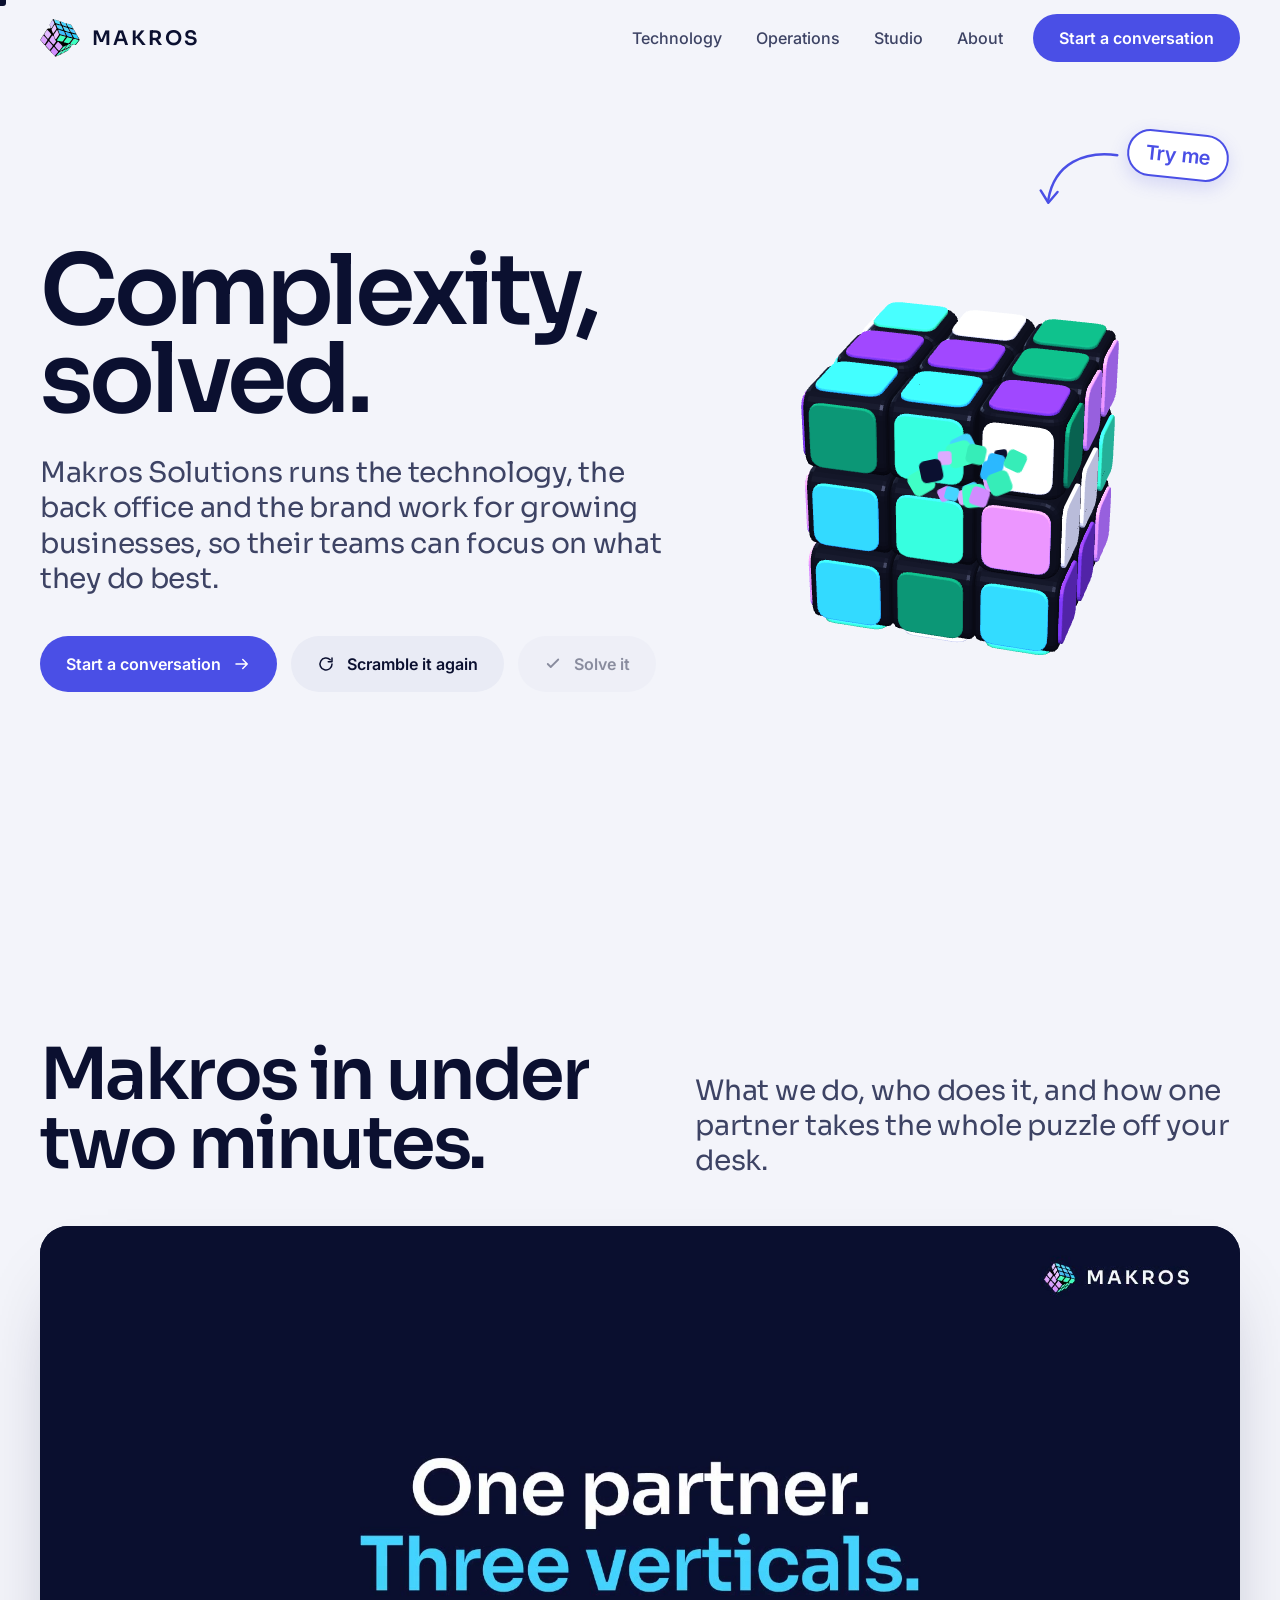
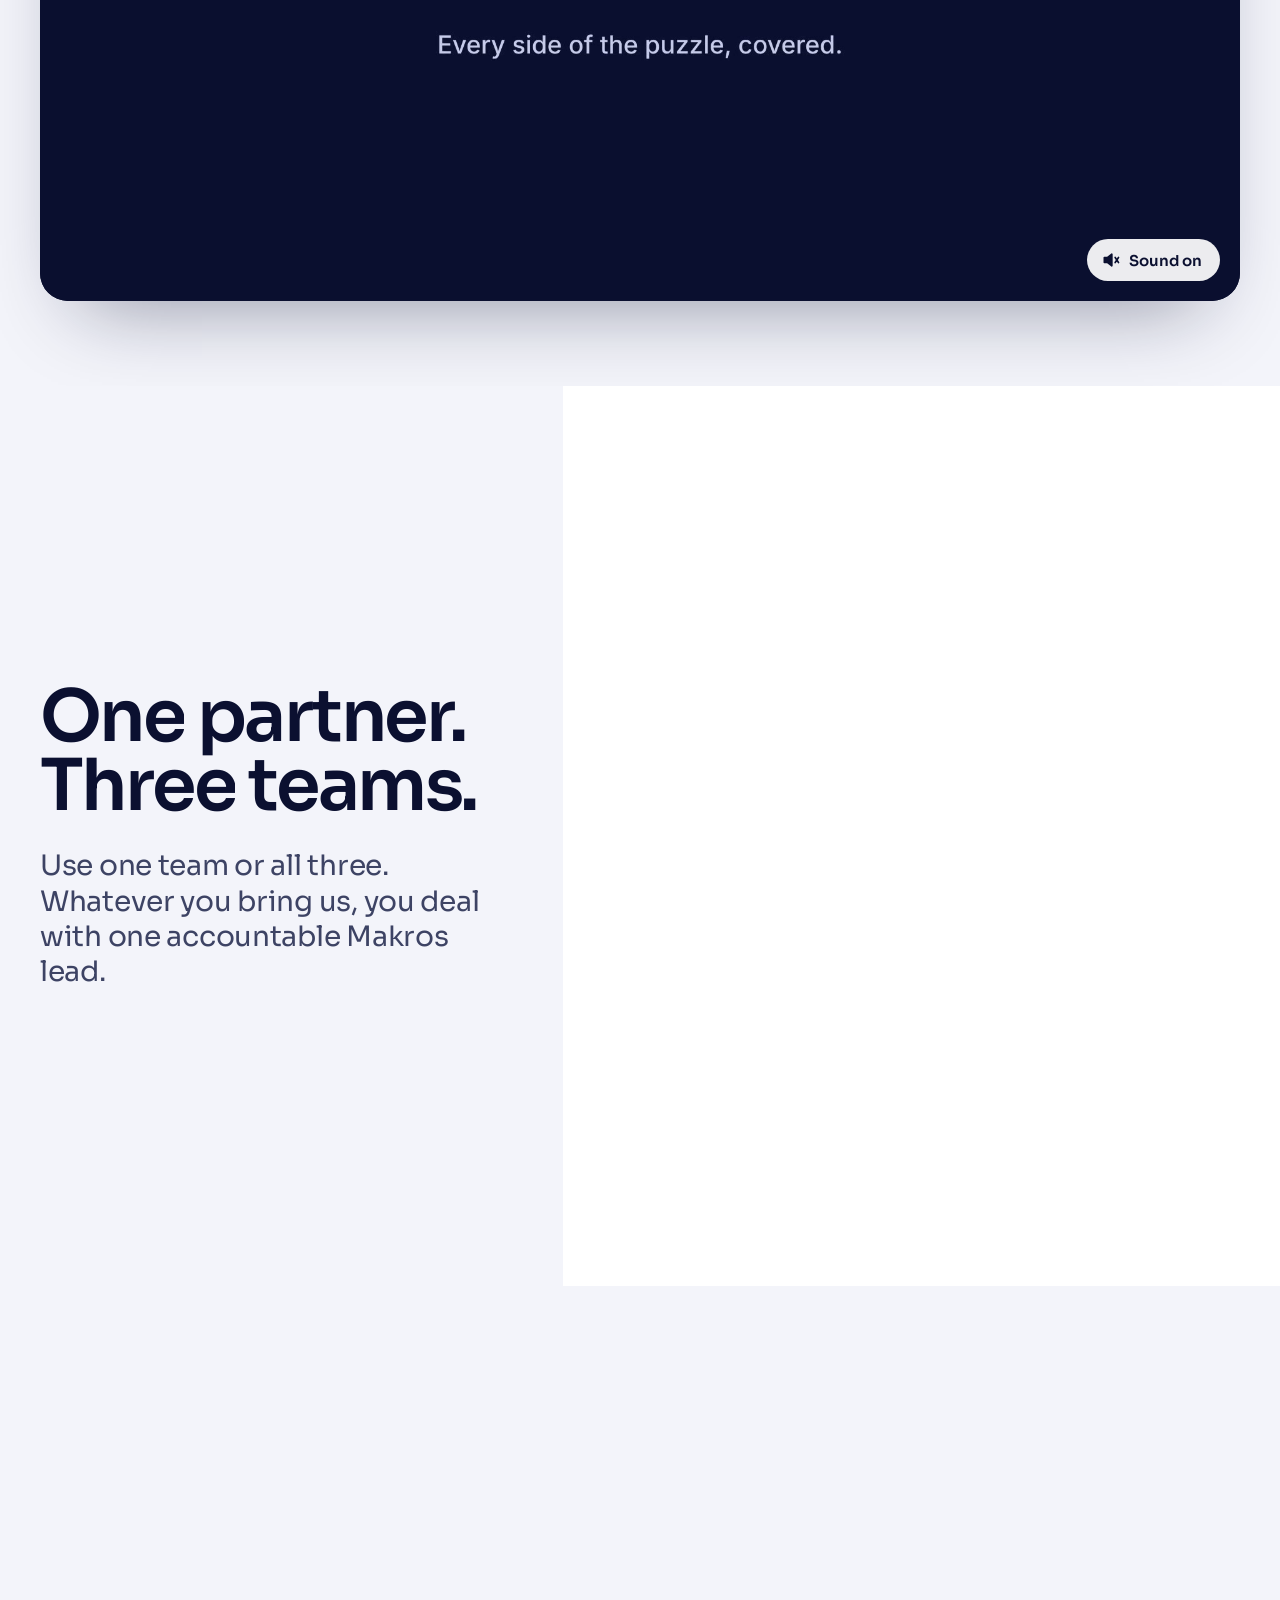
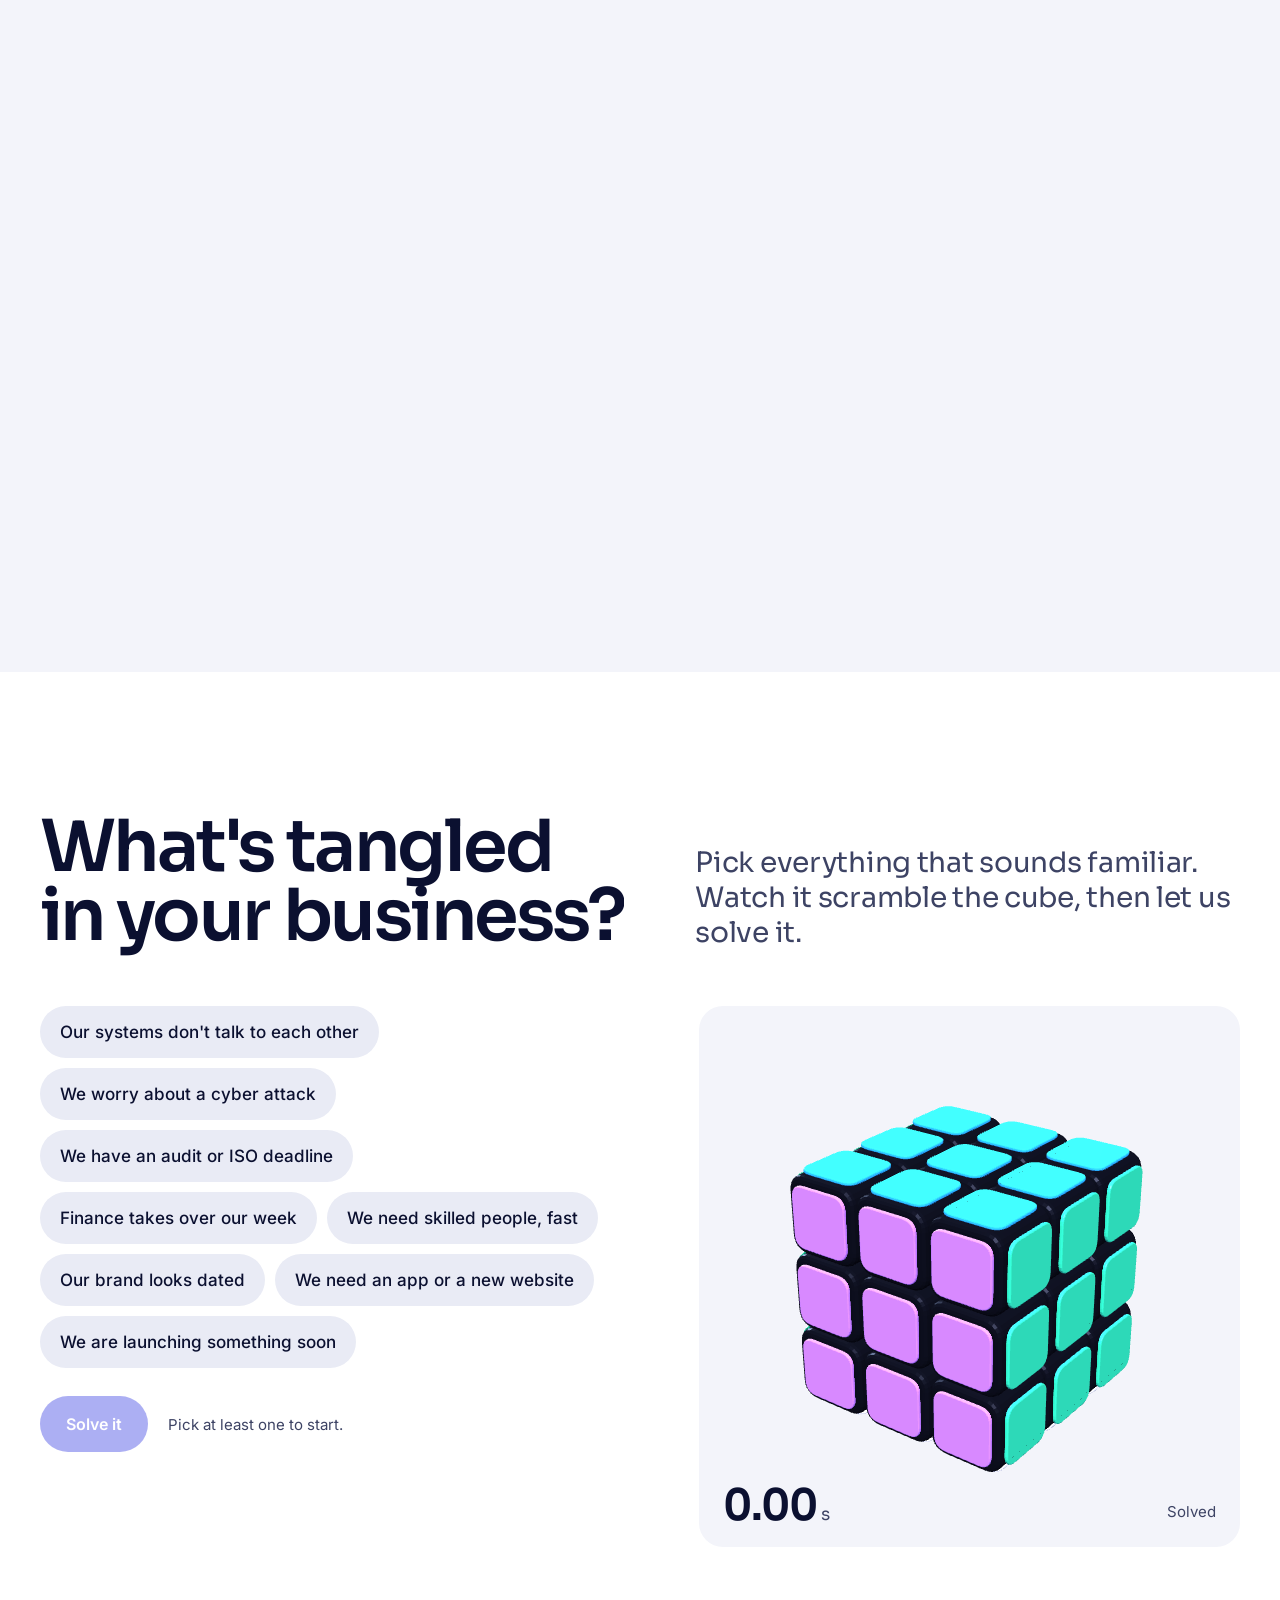
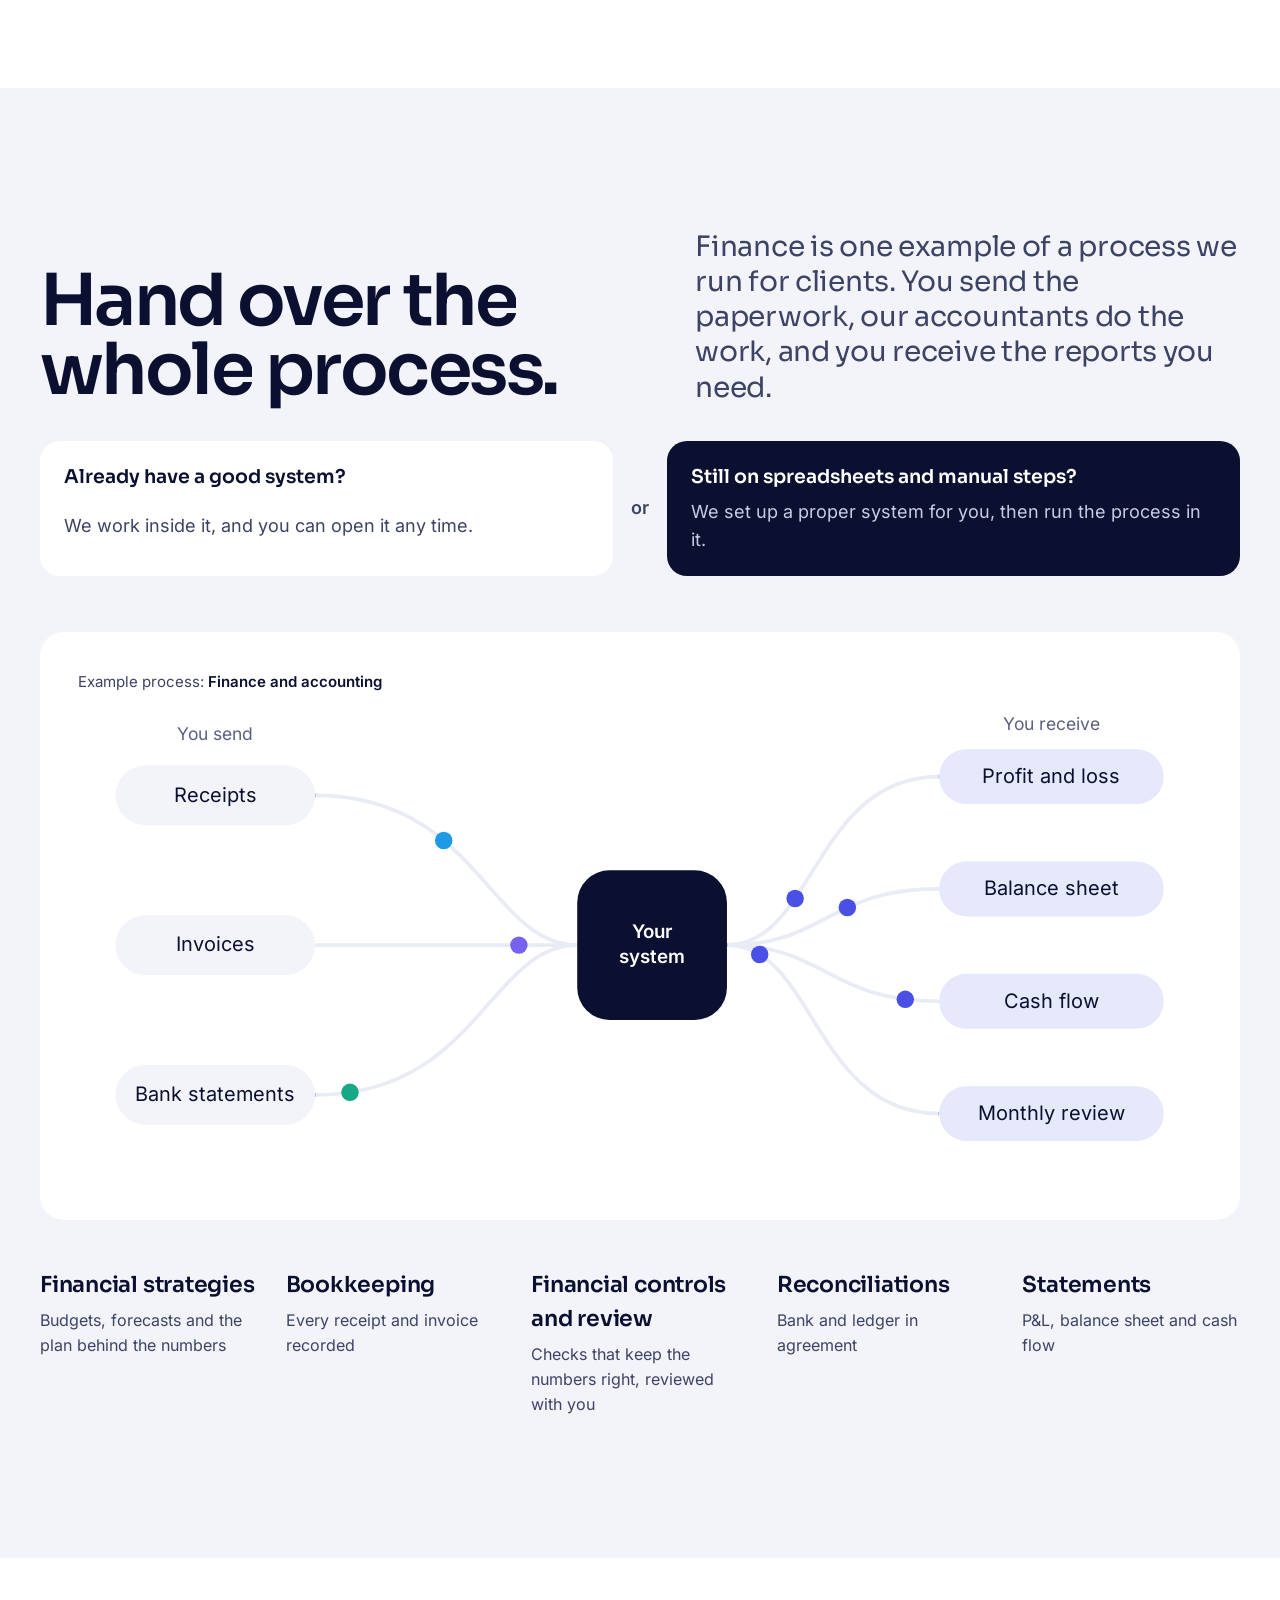
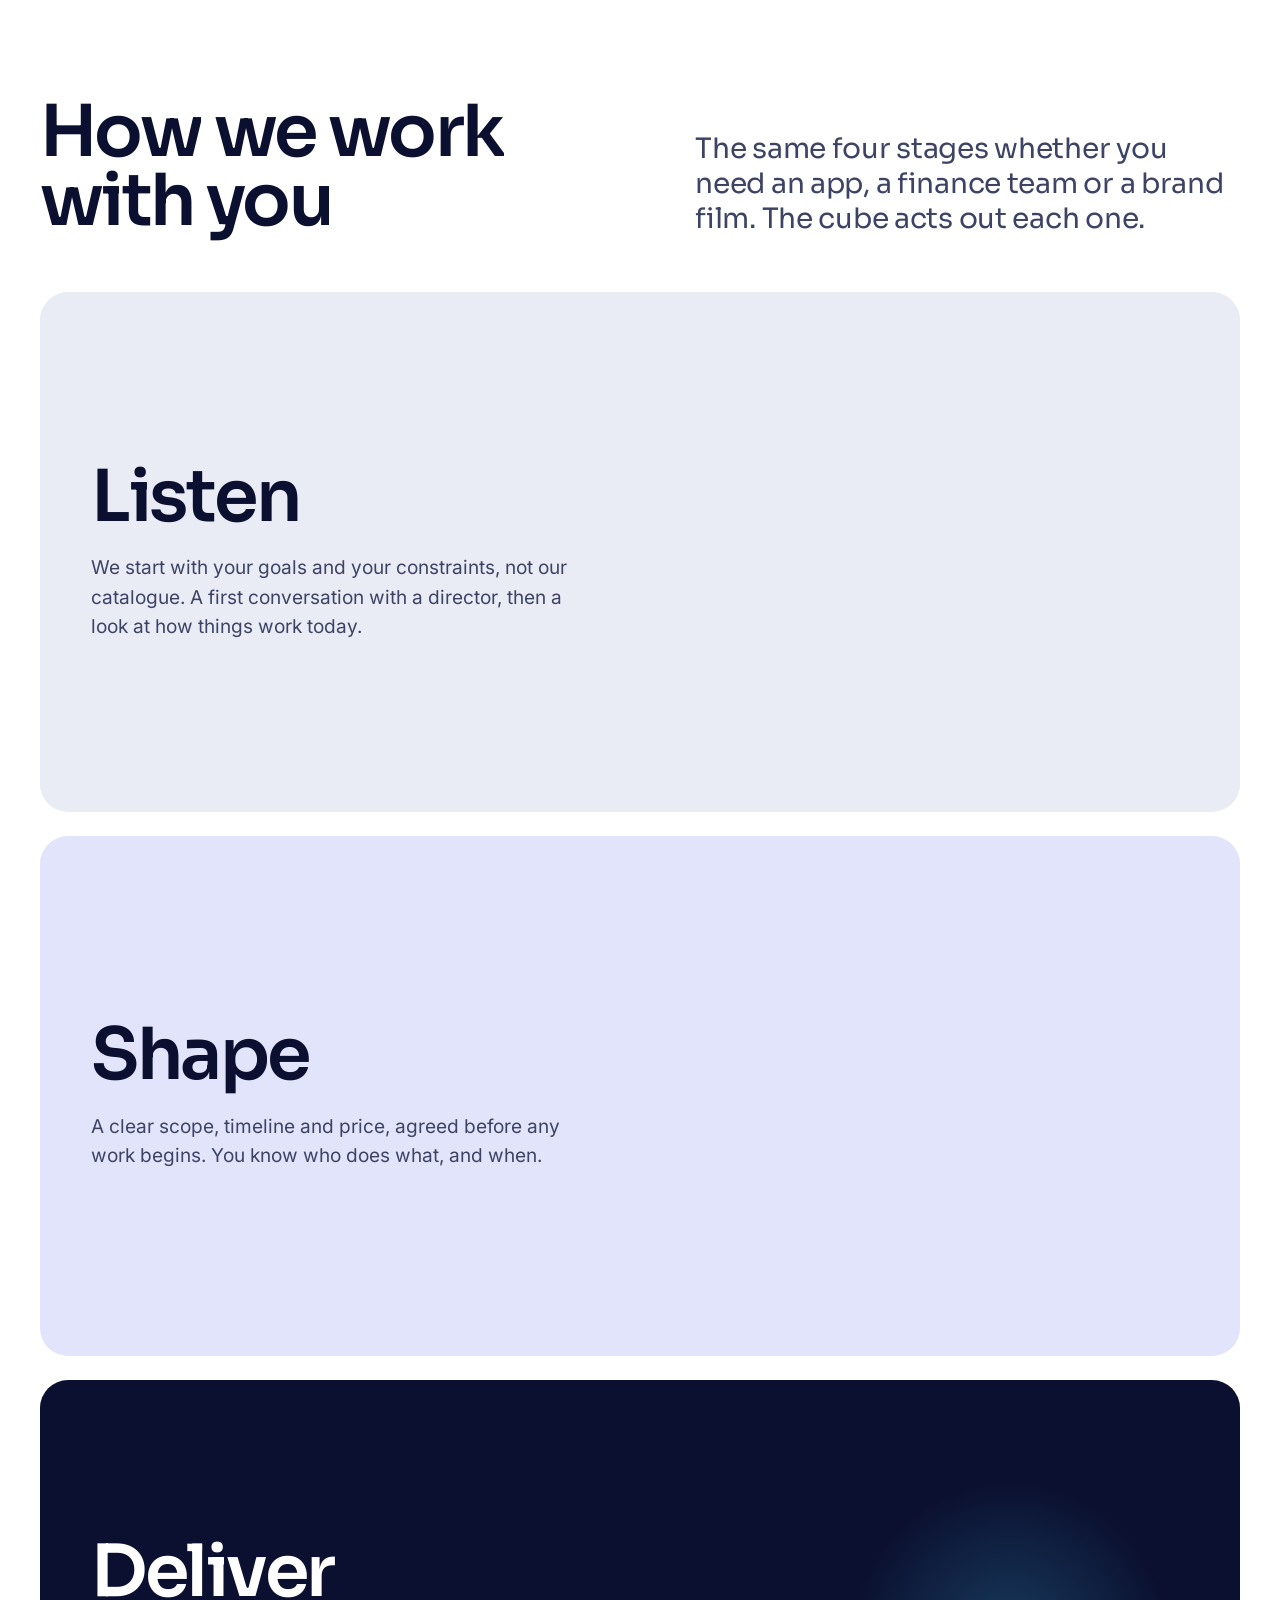
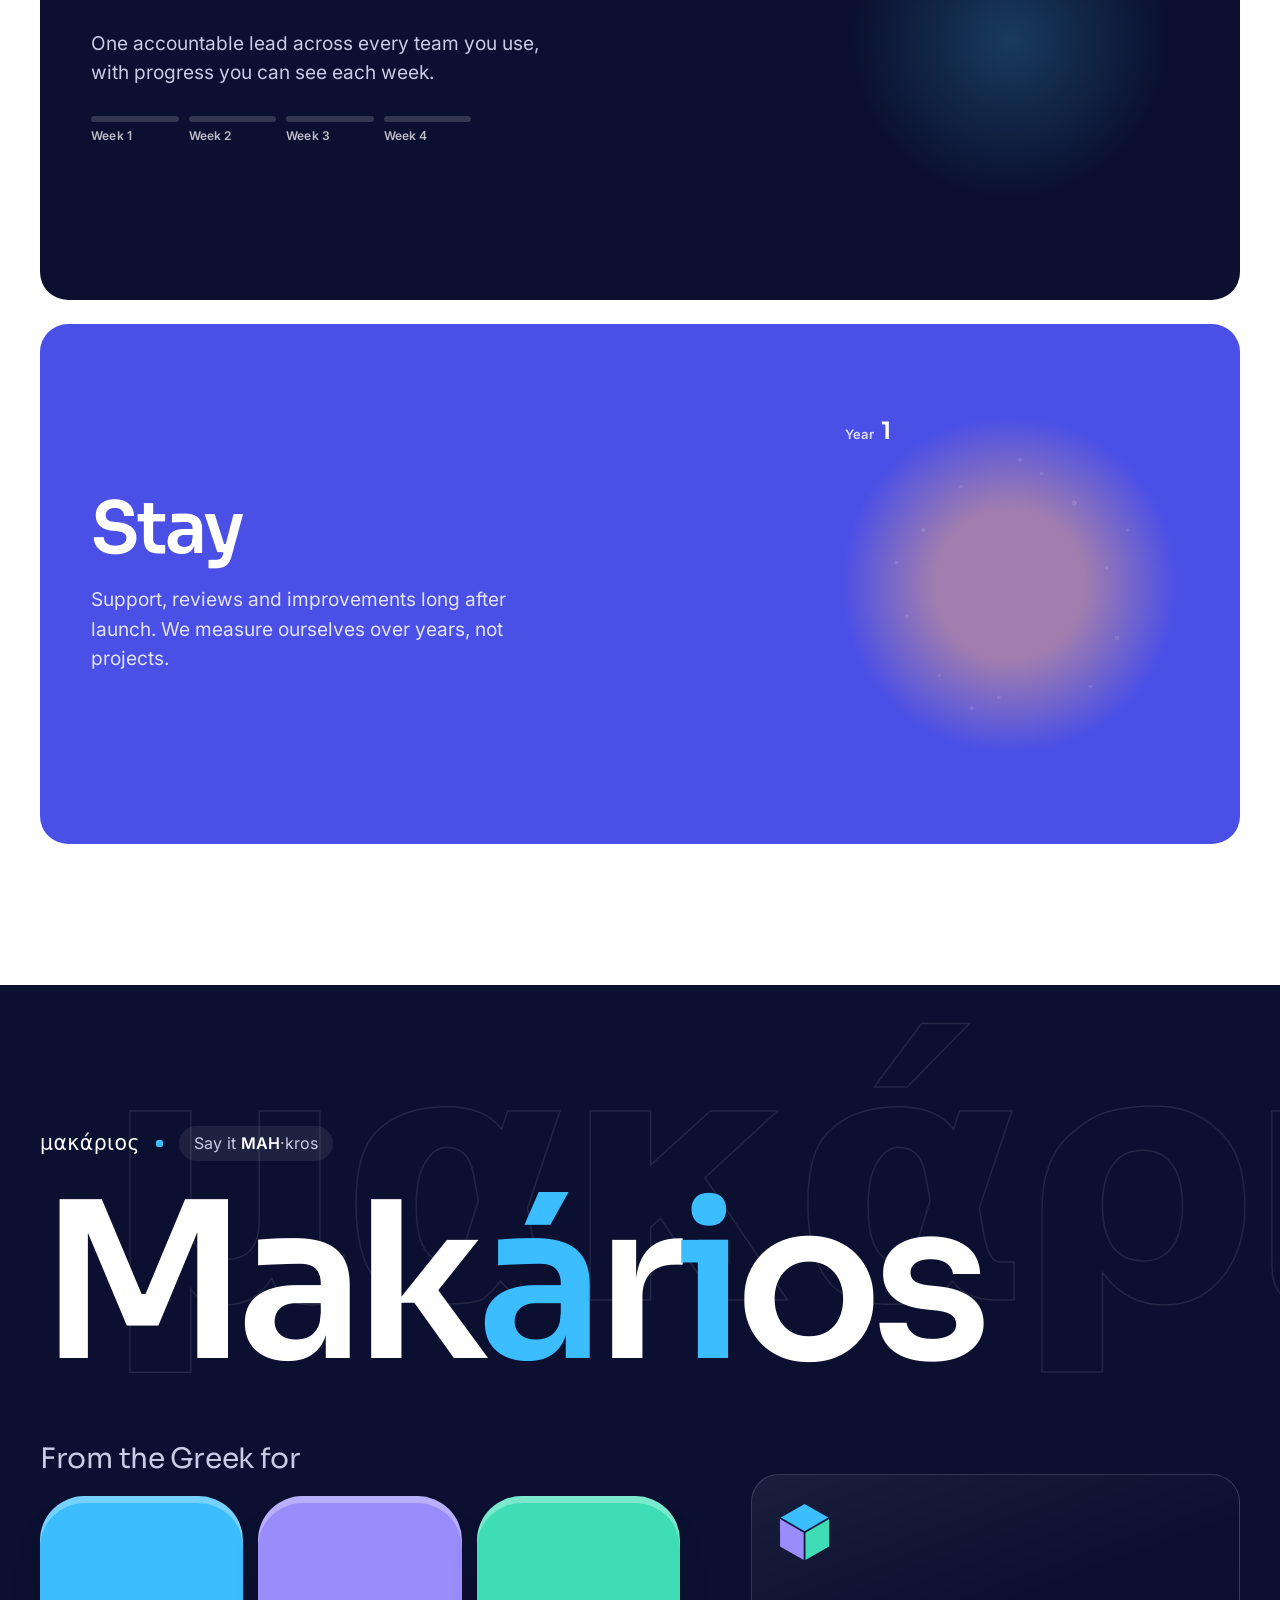
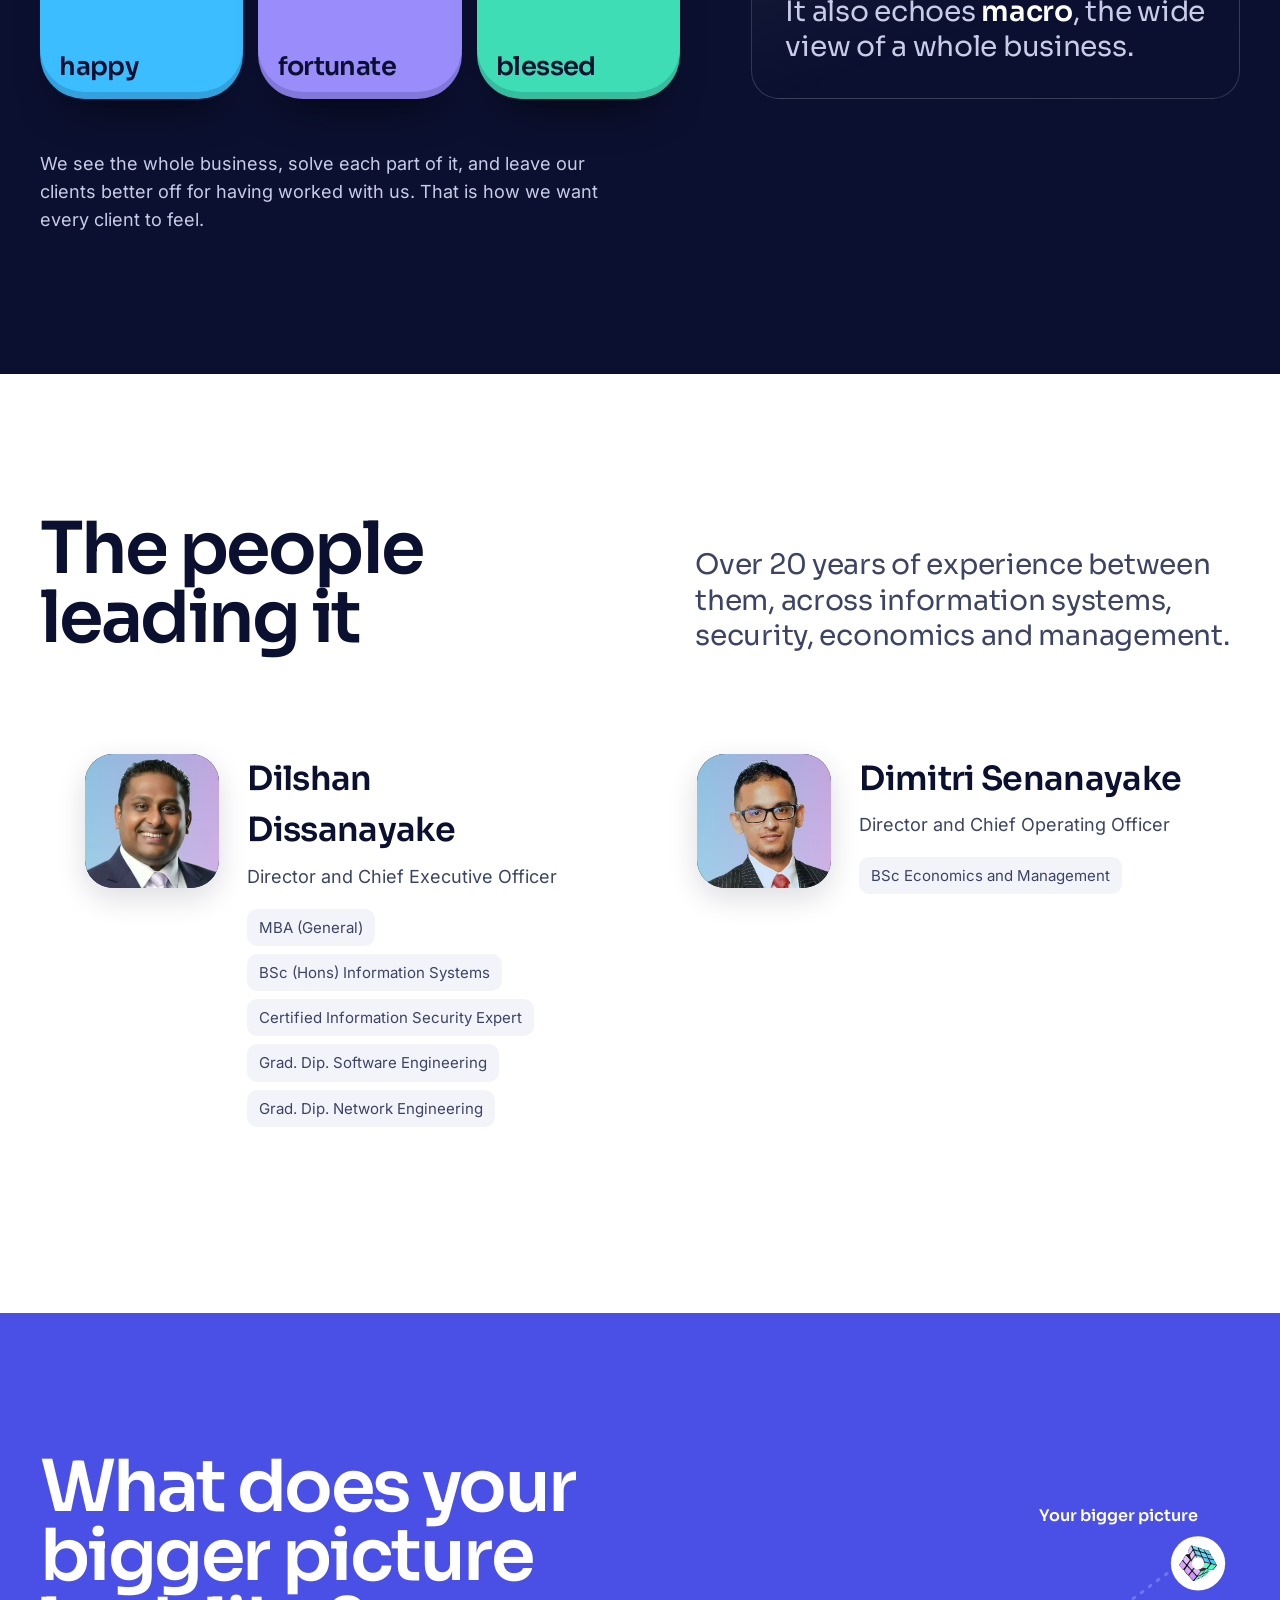
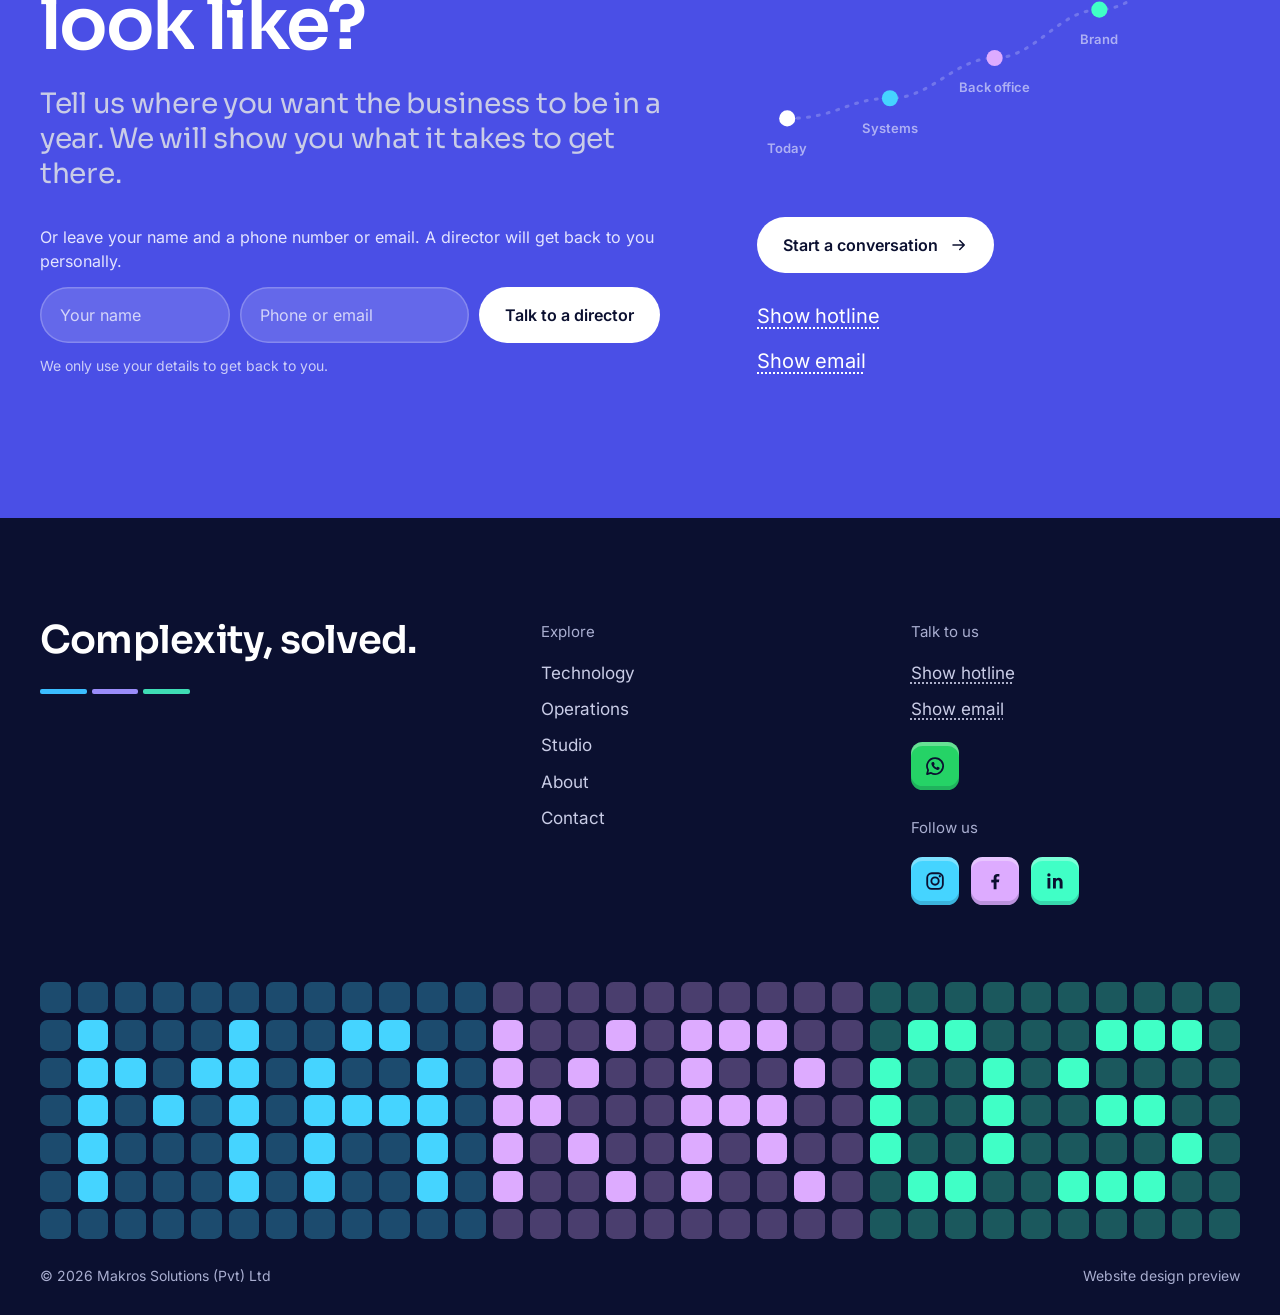
<file: index.html>
<!doctype html>
<html lang="en">
<head>
<meta charset="utf-8">
<meta name="viewport" content="width=device-width,initial-scale=1,viewport-fit=cover">
<title>Makros Solutions | Complexity, solved.</title>
<meta name="description" content="Makros Solutions runs the technology, the back office and the brand work for growing businesses, so their teams can focus on what they do best.">
<!-- Preview site: keeps search engines from listing it. Delete this line when it becomes the real site. -->
<meta name="robots" content="noindex">
<meta name="theme-color" content="#F3F4FA">
<link rel="icon" href="assets/img/favicon.svg" type="image/svg+xml">
<link rel="apple-touch-icon" href="assets/img/touchicon.png">
<meta property="og:type" content="website">
<meta property="og:site_name" content="Makros Solutions">
<meta property="og:title" content="Makros Solutions | Complexity, solved.">
<meta property="og:description" content="Makros Solutions runs the technology, the back office and the brand work for growing businesses, so their teams can focus on what they do best.">
<meta property="og:image" content="https://makrossolutions.com/assets/img/share.png">
<meta property="og:image:width" content="1200">
<meta property="og:image:height" content="630">
<meta name="twitter:card" content="summary_large_image">
<link rel="preload" href="assets/vendor/three.min.js" as="script">
<link rel="preload" href="assets/fonts/sora-600.woff2" as="font" type="font/woff2" crossorigin>
<link rel="preload" href="assets/fonts/inter-400.woff2" as="font" type="font/woff2" crossorigin>
<link rel="stylesheet" href="assets/css/fonts.css?v=13">
<link rel="stylesheet" href="assets/css/site.css?v=18">
<link rel="stylesheet" href="assets/css/motion.css?v=13">
<noscript><style>.cubeLoad{display:none}.cubeHost svg.fallback{opacity:1}</style></noscript>
<script>try{if(sessionStorage.getItem('mkw')){document.documentElement.classList.add('arriving');sessionStorage.removeItem('mkw')}}catch(e){}</script>
<link rel="canonical" href="https://makrossolutions.com/">
<meta property="og:url" content="https://makrossolutions.com/">
<script type="application/ld+json">{"@context": "https://schema.org", "@type": "Organization", "name": "Makros Solutions (Pvt) Ltd", "alternateName": ["Makros Solutions", "MKS"], "url": "https://makrossolutions.com/", "logo": "https://makrossolutions.com/assets/img/share.png", "slogan": "Complexity, solved.", "description": "Technology, outsourcing and creative services for growing businesses, under one accountable team.", "telephone": "+94773000904", "contactPoint": [{"@type": "ContactPoint", "telephone": "+94773000904", "contactType": "customer service", "areaServed": "LK", "availableLanguage": ["English", "Sinhala"]}], "address": {"@type": "PostalAddress", "addressCountry": "LK"}, "founder": [{"@type": "Person", "name": "Dilshan Dissanayake", "jobTitle": "Director and Chief Executive Officer"}], "employee": [{"@type": "Person", "name": "Dimitri Senanayake", "jobTitle": "Director and Chief Operating Officer"}], "sameAs": ["https://www.facebook.com/makrossolutions", "https://www.instagram.com/makros.solutions/", "https://www.linkedin.com/company/makros-solutions-pvt-limited/"]}</script>
</head>
<body data-page="home">
<svg width="0" height="0" style="position:absolute" aria-hidden="true">
<defs>
<symbol id="mkS" viewBox="14 14 92 104"><polygon points="60,18 101.57,42 101.57,90 60,114 18.43,90 18.43,42" fill="#0B1030" stroke="#0B1030" stroke-width="3" stroke-linejoin="round"/><polygon points="60,19.68 98.66,42 60,64.32 21.34,42" fill="#1E9BE6"/><polygon points="19.88,44.52 58.54,66.84 58.54,111.48 19.88,89.16" fill="#7563EE"/><polygon points="61.45,66.84 100.11,44.52 100.11,89.16 61.45,111.48" fill="#17A985"/></symbol>
<symbol id="mkW" viewBox="14 14 92 104"><polygon points="60,19.68 98.66,42 60,64.32 21.34,42" fill="#3BBDFF"/><polygon points="19.88,44.52 58.54,66.84 58.54,111.48 19.88,89.16" fill="#9A8CFA"/><polygon points="61.45,66.84 100.11,44.52 100.11,89.16 61.45,111.48" fill="#3FDDB5"/></symbol>
<symbol id="t1" viewBox="0 0 32 32"><rect x="1" y="1" width="8" height="8" rx="2" fill="currentColor"/><g fill="currentColor" opacity=".22"><rect x="12" y="1" width="8" height="8" rx="2"/><rect x="23" y="1" width="8" height="8" rx="2"/><rect x="1" y="12" width="8" height="8" rx="2"/><rect x="12" y="12" width="8" height="8" rx="2"/><rect x="23" y="12" width="8" height="8" rx="2"/><rect x="1" y="23" width="8" height="8" rx="2"/><rect x="12" y="23" width="8" height="8" rx="2"/><rect x="23" y="23" width="8" height="8" rx="2"/></g></symbol>
<symbol id="t2" viewBox="0 0 32 32"><rect x="12" y="1" width="8" height="8" rx="2" fill="currentColor"/><g fill="currentColor" opacity=".22"><rect x="1" y="1" width="8" height="8" rx="2"/><rect x="23" y="1" width="8" height="8" rx="2"/><rect x="1" y="12" width="8" height="8" rx="2"/><rect x="12" y="12" width="8" height="8" rx="2"/><rect x="23" y="12" width="8" height="8" rx="2"/><rect x="1" y="23" width="8" height="8" rx="2"/><rect x="12" y="23" width="8" height="8" rx="2"/><rect x="23" y="23" width="8" height="8" rx="2"/></g></symbol>
<symbol id="t3" viewBox="0 0 32 32"><rect x="23" y="1" width="8" height="8" rx="2" fill="currentColor"/><g fill="currentColor" opacity=".22"><rect x="1" y="1" width="8" height="8" rx="2"/><rect x="12" y="1" width="8" height="8" rx="2"/><rect x="1" y="12" width="8" height="8" rx="2"/><rect x="12" y="12" width="8" height="8" rx="2"/><rect x="23" y="12" width="8" height="8" rx="2"/><rect x="1" y="23" width="8" height="8" rx="2"/><rect x="12" y="23" width="8" height="8" rx="2"/><rect x="23" y="23" width="8" height="8" rx="2"/></g></symbol>
<symbol id="spinI" viewBox="0 0 24 24"><path d="M20 12a8 8 0 1 1-2.4-5.7M20 4v5h-5" fill="none" stroke="currentColor" stroke-width="2" stroke-linecap="round" stroke-linejoin="round"/></symbol>
<symbol id="arrow" viewBox="0 0 24 24"><path d="M4 12h15M13 6l6 6-6 6" fill="none" stroke="currentColor" stroke-width="2" stroke-linecap="round" stroke-linejoin="round"/></symbol>
<symbol id="tick" viewBox="0 0 24 24"><path d="M5 12l4 4 10-10"/></symbol>
<symbol id="personI" viewBox="0 0 24 24"><circle cx="12" cy="8" r="4"/><path d="M4 21c0-4.4 3.6-7 8-7s8 2.6 8 7z"/></symbol>
</defs>
</svg>

<div id="cursor" aria-hidden="true"></div>
<div id="wipe" aria-hidden="true">
<i style="--k:0;background:#1E9BE6"></i><i style="--k:1;background:#7563EE"></i><i style="--k:2;background:#17A985"></i>
<i style="--k:1;background:#7563EE"></i><i style="--k:2;background:#0B1030"></i><i style="--k:3;background:#1E9BE6"></i>
<i style="--k:2;background:#17A985"></i><i style="--k:3;background:#1E9BE6"></i><i style="--k:4;background:#7563EE"></i>
</div>

<header class="bar" id="bar">
<div class="wrap barRow">
<a class="brand" href="./" aria-label="Makros home"><img src="assets/img/mks-logo.svg" alt="" width="40" height="38"><b>MAKROS</b></a>
<button class="menuBtn" id="menuBtn" type="button" aria-expanded="false" aria-controls="nav" aria-label="Open menu"><span></span><span></span><span></span></button>
<nav class="nav" id="nav" aria-label="Main">
<a class="nl" href="technology"><span><span data-t="Technology">Technology</span></span></a>
<a class="nl" href="operations"><span><span data-t="Operations">Operations</span></span></a>
<a class="nl" href="studio"><span><span data-t="Studio">Studio</span></span></a>
<a class="nl" href="about"><span><span data-t="About">About</span></span></a>
<a class="btn mag" href="contact">Start a conversation</a>
</nav>
</div>
</header>

<main>
<section class="wrap hero" id="hero" aria-labelledby="h-home">
<div class="heroL">
<h1 class="xl split" id="h-home">Complexity, solved.</h1>
<p class="mid lede ink2 r">Makros Solutions runs the technology, the back office and the brand work for growing businesses, so their teams can focus on what they do best.</p>
<div class="heroCta r"><a class="btn mag" href="contact">Start a conversation <svg aria-hidden="true"><use href="#arrow"/></svg></a><button class="btn quiet" type="button" id="replay" hidden><svg aria-hidden="true"><use href="#spinI"/></svg>Scramble it again</button><button class="btn quiet solveIt" type="button" id="solveCube" hidden disabled><svg aria-hidden="true"><use href="#tick"/></svg>Solve it</button></div>
</div>
<div class="heroR" id="heroR">
<div class="cubeHost" id="heroCube" role="img" aria-label="The Makros cube. It scrambles and solves itself, and you can drag its rows to play">
<div class="cubeLoad" id="cubeLoad" aria-hidden="true"><div class="clFace"><b style="--z:5"></b><b style="--z:10"></b><b style="--z:15"></b><b style="--z:20"></b><i class="o0"></i><i class="o1"></i><i class="o2"></i><i class="o7"></i><i class="o8"></i><i class="o3"></i><i class="o6"></i><i class="o5"></i><i class="o4"></i></div><span class="clShade"></span></div>
<svg class="fallback" id="heroFallback" viewBox="0 7.2 120 117.6" aria-hidden="true"><use href="#mkS" x="14" y="14" width="92" height="104"/></svg>
</div>
<script>setTimeout(function(){var h=document.getElementById('heroCube');if(h&&!h.classList.contains('live'))h.classList.add('flat')},10000)</script>
<div class="sparks" id="sparks" aria-hidden="true"></div>
<div class="tryMe" id="tryMe" aria-hidden="true"><span>Try me</span><svg viewBox="0 0 120 90" fill="none"><path d="M10 12 C 52 6, 92 22, 100 70" stroke="currentColor" stroke-width="3.2" stroke-linecap="round"/><path d="M88 60 L 100 74 L 110 58" stroke="currentColor" stroke-width="3.2" stroke-linecap="round" stroke-linejoin="round"/></svg></div>
<p class="cubeHint" id="cubeHint" aria-live="polite">Drag any row to turn it. Drag around the cube to look around.</p>
</div>
</section>
<section class="sec reel" id="reel" aria-labelledby="h-reel">
<div class="wrap">
<div class="secHead"><h2 class="l split" id="h-reel">Makros in under two minutes.</h2><p class="mid ink2 r">What we do, who does it, and how one partner takes the whole puzzle off your desk.</p></div>
<figure class="reelBox r"><video id="reelVid" src="assets/video/makros-trailer-720.mp4?v=6" poster="assets/video/makros-trailer.jpg?v=3" muted loop playsinline preload="metadata" aria-label="Makros Solutions trailer"></video><button class="reelSound" id="reelSound" type="button" aria-pressed="false"><svg class="off" viewBox="0 0 24 24" aria-hidden="true"><path d="M4 9h4l5-4v14l-5-4H4z"/><path d="M17 9l4 6M21 9l-4 6"/></svg><svg class="on" viewBox="0 0 24 24" aria-hidden="true"><path d="M4 9h4l5-4v14l-5-4H4z"/><path d="M16.5 8.5a5 5 0 0 1 0 7M19 6a8.5 8.5 0 0 1 0 12"/></svg><span>Sound on</span></button></figure>
</div>
</section>
<section class="teams" id="teams" aria-labelledby="h-teams">
<div class="track" id="track">
<div class="tIntro">
<h2 class="l split" id="h-teams">One partner. Three teams.</h2>
<p class="mid ink2 r">Use one team or all three. Whatever you bring us, you deal with one accountable Makros lead.</p>
</div>

<article class="team t1" aria-labelledby="h-tech">
<div>
<svg class="tl" aria-hidden="true" style="color:#4A4FE6"><use href="#t1"/></svg>
<h3 class="l" id="h-tech">Technology</h3>
<p class="mid ink2">The systems your business runs on, built, secured and kept running.</p>
<ul class="svcList"><li>Software development</li><li>Mobile development</li><li>Website development</li><li>ERP implementations</li><li>Cyber security</li><li>IT compliance and governance</li><li>Digital transformation</li><li>IT infrastructure</li></ul>
<a class="link" href="technology">Explore Technology <svg aria-hidden="true"><use href="#arrow"/></svg></a>
</div>
<figure class="scene techScene" aria-hidden="true">
<svg viewBox="0 0 560 450">
<g opacity=".8"><circle cx="20" cy="16" r="1.4" fill="#DDE0EE"/><circle cx="20" cy="44" r="1.4" fill="#DDE0EE"/><circle cx="20" cy="72" r="1.4" fill="#DDE0EE"/><circle cx="20" cy="100" r="1.4" fill="#DDE0EE"/><circle cx="20" cy="128" r="1.4" fill="#DDE0EE"/><circle cx="20" cy="156" r="1.4" fill="#DDE0EE"/><circle cx="20" cy="184" r="1.4" fill="#DDE0EE"/><circle cx="20" cy="212" r="1.4" fill="#DDE0EE"/><circle cx="20" cy="240" r="1.4" fill="#DDE0EE"/><circle cx="20" cy="268" r="1.4" fill="#DDE0EE"/><circle cx="20" cy="296" r="1.4" fill="#DDE0EE"/><circle cx="20" cy="324" r="1.4" fill="#DDE0EE"/><circle cx="20" cy="352" r="1.4" fill="#DDE0EE"/><circle cx="20" cy="380" r="1.4" fill="#DDE0EE"/><circle cx="20" cy="408" r="1.4" fill="#DDE0EE"/><circle cx="20" cy="436" r="1.4" fill="#DDE0EE"/><circle cx="48" cy="16" r="1.4" fill="#DDE0EE"/><circle cx="48" cy="44" r="1.4" fill="#DDE0EE"/><circle cx="48" cy="72" r="1.4" fill="#DDE0EE"/><circle cx="48" cy="100" r="1.4" fill="#DDE0EE"/><circle cx="48" cy="128" r="1.4" fill="#DDE0EE"/><circle cx="48" cy="156" r="1.4" fill="#DDE0EE"/><circle cx="48" cy="184" r="1.4" fill="#DDE0EE"/><circle cx="48" cy="212" r="1.4" fill="#DDE0EE"/><circle cx="48" cy="240" r="1.4" fill="#DDE0EE"/><circle cx="48" cy="268" r="1.4" fill="#DDE0EE"/><circle cx="48" cy="296" r="1.4" fill="#DDE0EE"/><circle cx="48" cy="324" r="1.4" fill="#DDE0EE"/><circle cx="48" cy="352" r="1.4" fill="#DDE0EE"/><circle cx="48" cy="380" r="1.4" fill="#DDE0EE"/><circle cx="48" cy="408" r="1.4" fill="#DDE0EE"/><circle cx="48" cy="436" r="1.4" fill="#DDE0EE"/><circle cx="76" cy="16" r="1.4" fill="#DDE0EE"/><circle cx="76" cy="44" r="1.4" fill="#DDE0EE"/><circle cx="76" cy="72" r="1.4" fill="#DDE0EE"/><circle cx="76" cy="100" r="1.4" fill="#DDE0EE"/><circle cx="76" cy="128" r="1.4" fill="#DDE0EE"/><circle cx="76" cy="156" r="1.4" fill="#DDE0EE"/><circle cx="76" cy="184" r="1.4" fill="#DDE0EE"/><circle cx="76" cy="212" r="1.4" fill="#DDE0EE"/><circle cx="76" cy="240" r="1.4" fill="#DDE0EE"/><circle cx="76" cy="268" r="1.4" fill="#DDE0EE"/><circle cx="76" cy="296" r="1.4" fill="#DDE0EE"/><circle cx="76" cy="324" r="1.4" fill="#DDE0EE"/><circle cx="76" cy="352" r="1.4" fill="#DDE0EE"/><circle cx="76" cy="380" r="1.4" fill="#DDE0EE"/><circle cx="76" cy="408" r="1.4" fill="#DDE0EE"/><circle cx="76" cy="436" r="1.4" fill="#DDE0EE"/><circle cx="104" cy="16" r="1.4" fill="#DDE0EE"/><circle cx="104" cy="44" r="1.4" fill="#DDE0EE"/><circle cx="104" cy="72" r="1.4" fill="#DDE0EE"/><circle cx="104" cy="100" r="1.4" fill="#DDE0EE"/><circle cx="104" cy="128" r="1.4" fill="#DDE0EE"/><circle cx="104" cy="156" r="1.4" fill="#DDE0EE"/><circle cx="104" cy="184" r="1.4" fill="#DDE0EE"/><circle cx="104" cy="212" r="1.4" fill="#DDE0EE"/><circle cx="104" cy="240" r="1.4" fill="#DDE0EE"/><circle cx="104" cy="268" r="1.4" fill="#DDE0EE"/><circle cx="104" cy="296" r="1.4" fill="#DDE0EE"/><circle cx="104" cy="324" r="1.4" fill="#DDE0EE"/><circle cx="104" cy="352" r="1.4" fill="#DDE0EE"/><circle cx="104" cy="380" r="1.4" fill="#DDE0EE"/><circle cx="104" cy="408" r="1.4" fill="#DDE0EE"/><circle cx="104" cy="436" r="1.4" fill="#DDE0EE"/><circle cx="132" cy="16" r="1.4" fill="#DDE0EE"/><circle cx="132" cy="44" r="1.4" fill="#DDE0EE"/><circle cx="132" cy="72" r="1.4" fill="#DDE0EE"/><circle cx="132" cy="100" r="1.4" fill="#DDE0EE"/><circle cx="132" cy="128" r="1.4" fill="#DDE0EE"/><circle cx="132" cy="156" r="1.4" fill="#DDE0EE"/><circle cx="132" cy="184" r="1.4" fill="#DDE0EE"/><circle cx="132" cy="212" r="1.4" fill="#DDE0EE"/><circle cx="132" cy="240" r="1.4" fill="#DDE0EE"/><circle cx="132" cy="268" r="1.4" fill="#DDE0EE"/><circle cx="132" cy="296" r="1.4" fill="#DDE0EE"/><circle cx="132" cy="324" r="1.4" fill="#DDE0EE"/><circle cx="132" cy="352" r="1.4" fill="#DDE0EE"/><circle cx="132" cy="380" r="1.4" fill="#DDE0EE"/><circle cx="132" cy="408" r="1.4" fill="#DDE0EE"/><circle cx="132" cy="436" r="1.4" fill="#DDE0EE"/><circle cx="160" cy="16" r="1.4" fill="#DDE0EE"/><circle cx="160" cy="44" r="1.4" fill="#DDE0EE"/><circle cx="160" cy="72" r="1.4" fill="#DDE0EE"/><circle cx="160" cy="100" r="1.4" fill="#DDE0EE"/><circle cx="160" cy="128" r="1.4" fill="#DDE0EE"/><circle cx="160" cy="156" r="1.4" fill="#DDE0EE"/><circle cx="160" cy="184" r="1.4" fill="#DDE0EE"/><circle cx="160" cy="212" r="1.4" fill="#DDE0EE"/><circle cx="160" cy="240" r="1.4" fill="#DDE0EE"/><circle cx="160" cy="268" r="1.4" fill="#DDE0EE"/><circle cx="160" cy="296" r="1.4" fill="#DDE0EE"/><circle cx="160" cy="324" r="1.4" fill="#DDE0EE"/><circle cx="160" cy="352" r="1.4" fill="#DDE0EE"/><circle cx="160" cy="380" r="1.4" fill="#DDE0EE"/><circle cx="160" cy="408" r="1.4" fill="#DDE0EE"/><circle cx="160" cy="436" r="1.4" fill="#DDE0EE"/><circle cx="188" cy="16" r="1.4" fill="#DDE0EE"/><circle cx="188" cy="44" r="1.4" fill="#DDE0EE"/><circle cx="188" cy="72" r="1.4" fill="#DDE0EE"/><circle cx="188" cy="100" r="1.4" fill="#DDE0EE"/><circle cx="188" cy="128" r="1.4" fill="#DDE0EE"/><circle cx="188" cy="156" r="1.4" fill="#DDE0EE"/><circle cx="188" cy="184" r="1.4" fill="#DDE0EE"/><circle cx="188" cy="212" r="1.4" fill="#DDE0EE"/><circle cx="188" cy="240" r="1.4" fill="#DDE0EE"/><circle cx="188" cy="268" r="1.4" fill="#DDE0EE"/><circle cx="188" cy="296" r="1.4" fill="#DDE0EE"/><circle cx="188" cy="324" r="1.4" fill="#DDE0EE"/><circle cx="188" cy="352" r="1.4" fill="#DDE0EE"/><circle cx="188" cy="380" r="1.4" fill="#DDE0EE"/><circle cx="188" cy="408" r="1.4" fill="#DDE0EE"/><circle cx="188" cy="436" r="1.4" fill="#DDE0EE"/><circle cx="216" cy="16" r="1.4" fill="#DDE0EE"/><circle cx="216" cy="44" r="1.4" fill="#DDE0EE"/><circle cx="216" cy="72" r="1.4" fill="#DDE0EE"/><circle cx="216" cy="100" r="1.4" fill="#DDE0EE"/><circle cx="216" cy="128" r="1.4" fill="#DDE0EE"/><circle cx="216" cy="156" r="1.4" fill="#DDE0EE"/><circle cx="216" cy="184" r="1.4" fill="#DDE0EE"/><circle cx="216" cy="212" r="1.4" fill="#DDE0EE"/><circle cx="216" cy="240" r="1.4" fill="#DDE0EE"/><circle cx="216" cy="268" r="1.4" fill="#DDE0EE"/><circle cx="216" cy="296" r="1.4" fill="#DDE0EE"/><circle cx="216" cy="324" r="1.4" fill="#DDE0EE"/><circle cx="216" cy="352" r="1.4" fill="#DDE0EE"/><circle cx="216" cy="380" r="1.4" fill="#DDE0EE"/><circle cx="216" cy="408" r="1.4" fill="#DDE0EE"/><circle cx="216" cy="436" r="1.4" fill="#DDE0EE"/><circle cx="244" cy="16" r="1.4" fill="#DDE0EE"/><circle cx="244" cy="44" r="1.4" fill="#DDE0EE"/><circle cx="244" cy="72" r="1.4" fill="#DDE0EE"/><circle cx="244" cy="100" r="1.4" fill="#DDE0EE"/><circle cx="244" cy="128" r="1.4" fill="#DDE0EE"/><circle cx="244" cy="156" r="1.4" fill="#DDE0EE"/><circle cx="244" cy="184" r="1.4" fill="#DDE0EE"/><circle cx="244" cy="212" r="1.4" fill="#DDE0EE"/><circle cx="244" cy="240" r="1.4" fill="#DDE0EE"/><circle cx="244" cy="268" r="1.4" fill="#DDE0EE"/><circle cx="244" cy="296" r="1.4" fill="#DDE0EE"/><circle cx="244" cy="324" r="1.4" fill="#DDE0EE"/><circle cx="244" cy="352" r="1.4" fill="#DDE0EE"/><circle cx="244" cy="380" r="1.4" fill="#DDE0EE"/><circle cx="244" cy="408" r="1.4" fill="#DDE0EE"/><circle cx="244" cy="436" r="1.4" fill="#DDE0EE"/><circle cx="272" cy="16" r="1.4" fill="#DDE0EE"/><circle cx="272" cy="44" r="1.4" fill="#DDE0EE"/><circle cx="272" cy="72" r="1.4" fill="#DDE0EE"/><circle cx="272" cy="100" r="1.4" fill="#DDE0EE"/><circle cx="272" cy="128" r="1.4" fill="#DDE0EE"/><circle cx="272" cy="156" r="1.4" fill="#DDE0EE"/><circle cx="272" cy="184" r="1.4" fill="#DDE0EE"/><circle cx="272" cy="212" r="1.4" fill="#DDE0EE"/><circle cx="272" cy="240" r="1.4" fill="#DDE0EE"/><circle cx="272" cy="268" r="1.4" fill="#DDE0EE"/><circle cx="272" cy="296" r="1.4" fill="#DDE0EE"/><circle cx="272" cy="324" r="1.4" fill="#DDE0EE"/><circle cx="272" cy="352" r="1.4" fill="#DDE0EE"/><circle cx="272" cy="380" r="1.4" fill="#DDE0EE"/><circle cx="272" cy="408" r="1.4" fill="#DDE0EE"/><circle cx="272" cy="436" r="1.4" fill="#DDE0EE"/><circle cx="300" cy="16" r="1.4" fill="#DDE0EE"/><circle cx="300" cy="44" r="1.4" fill="#DDE0EE"/><circle cx="300" cy="72" r="1.4" fill="#DDE0EE"/><circle cx="300" cy="100" r="1.4" fill="#DDE0EE"/><circle cx="300" cy="128" r="1.4" fill="#DDE0EE"/><circle cx="300" cy="156" r="1.4" fill="#DDE0EE"/><circle cx="300" cy="184" r="1.4" fill="#DDE0EE"/><circle cx="300" cy="212" r="1.4" fill="#DDE0EE"/><circle cx="300" cy="240" r="1.4" fill="#DDE0EE"/><circle cx="300" cy="268" r="1.4" fill="#DDE0EE"/><circle cx="300" cy="296" r="1.4" fill="#DDE0EE"/><circle cx="300" cy="324" r="1.4" fill="#DDE0EE"/><circle cx="300" cy="352" r="1.4" fill="#DDE0EE"/><circle cx="300" cy="380" r="1.4" fill="#DDE0EE"/><circle cx="300" cy="408" r="1.4" fill="#DDE0EE"/><circle cx="300" cy="436" r="1.4" fill="#DDE0EE"/><circle cx="328" cy="16" r="1.4" fill="#DDE0EE"/><circle cx="328" cy="44" r="1.4" fill="#DDE0EE"/><circle cx="328" cy="72" r="1.4" fill="#DDE0EE"/><circle cx="328" cy="100" r="1.4" fill="#DDE0EE"/><circle cx="328" cy="128" r="1.4" fill="#DDE0EE"/><circle cx="328" cy="156" r="1.4" fill="#DDE0EE"/><circle cx="328" cy="184" r="1.4" fill="#DDE0EE"/><circle cx="328" cy="212" r="1.4" fill="#DDE0EE"/><circle cx="328" cy="240" r="1.4" fill="#DDE0EE"/><circle cx="328" cy="268" r="1.4" fill="#DDE0EE"/><circle cx="328" cy="296" r="1.4" fill="#DDE0EE"/><circle cx="328" cy="324" r="1.4" fill="#DDE0EE"/><circle cx="328" cy="352" r="1.4" fill="#DDE0EE"/><circle cx="328" cy="380" r="1.4" fill="#DDE0EE"/><circle cx="328" cy="408" r="1.4" fill="#DDE0EE"/><circle cx="328" cy="436" r="1.4" fill="#DDE0EE"/><circle cx="356" cy="16" r="1.4" fill="#DDE0EE"/><circle cx="356" cy="44" r="1.4" fill="#DDE0EE"/><circle cx="356" cy="72" r="1.4" fill="#DDE0EE"/><circle cx="356" cy="100" r="1.4" fill="#DDE0EE"/><circle cx="356" cy="128" r="1.4" fill="#DDE0EE"/><circle cx="356" cy="156" r="1.4" fill="#DDE0EE"/><circle cx="356" cy="184" r="1.4" fill="#DDE0EE"/><circle cx="356" cy="212" r="1.4" fill="#DDE0EE"/><circle cx="356" cy="240" r="1.4" fill="#DDE0EE"/><circle cx="356" cy="268" r="1.4" fill="#DDE0EE"/><circle cx="356" cy="296" r="1.4" fill="#DDE0EE"/><circle cx="356" cy="324" r="1.4" fill="#DDE0EE"/><circle cx="356" cy="352" r="1.4" fill="#DDE0EE"/><circle cx="356" cy="380" r="1.4" fill="#DDE0EE"/><circle cx="356" cy="408" r="1.4" fill="#DDE0EE"/><circle cx="356" cy="436" r="1.4" fill="#DDE0EE"/><circle cx="384" cy="16" r="1.4" fill="#DDE0EE"/><circle cx="384" cy="44" r="1.4" fill="#DDE0EE"/><circle cx="384" cy="72" r="1.4" fill="#DDE0EE"/><circle cx="384" cy="100" r="1.4" fill="#DDE0EE"/><circle cx="384" cy="128" r="1.4" fill="#DDE0EE"/><circle cx="384" cy="156" r="1.4" fill="#DDE0EE"/><circle cx="384" cy="184" r="1.4" fill="#DDE0EE"/><circle cx="384" cy="212" r="1.4" fill="#DDE0EE"/><circle cx="384" cy="240" r="1.4" fill="#DDE0EE"/><circle cx="384" cy="268" r="1.4" fill="#DDE0EE"/><circle cx="384" cy="296" r="1.4" fill="#DDE0EE"/><circle cx="384" cy="324" r="1.4" fill="#DDE0EE"/><circle cx="384" cy="352" r="1.4" fill="#DDE0EE"/><circle cx="384" cy="380" r="1.4" fill="#DDE0EE"/><circle cx="384" cy="408" r="1.4" fill="#DDE0EE"/><circle cx="384" cy="436" r="1.4" fill="#DDE0EE"/><circle cx="412" cy="16" r="1.4" fill="#DDE0EE"/><circle cx="412" cy="44" r="1.4" fill="#DDE0EE"/><circle cx="412" cy="72" r="1.4" fill="#DDE0EE"/><circle cx="412" cy="100" r="1.4" fill="#DDE0EE"/><circle cx="412" cy="128" r="1.4" fill="#DDE0EE"/><circle cx="412" cy="156" r="1.4" fill="#DDE0EE"/><circle cx="412" cy="184" r="1.4" fill="#DDE0EE"/><circle cx="412" cy="212" r="1.4" fill="#DDE0EE"/><circle cx="412" cy="240" r="1.4" fill="#DDE0EE"/><circle cx="412" cy="268" r="1.4" fill="#DDE0EE"/><circle cx="412" cy="296" r="1.4" fill="#DDE0EE"/><circle cx="412" cy="324" r="1.4" fill="#DDE0EE"/><circle cx="412" cy="352" r="1.4" fill="#DDE0EE"/><circle cx="412" cy="380" r="1.4" fill="#DDE0EE"/><circle cx="412" cy="408" r="1.4" fill="#DDE0EE"/><circle cx="412" cy="436" r="1.4" fill="#DDE0EE"/><circle cx="440" cy="16" r="1.4" fill="#DDE0EE"/><circle cx="440" cy="44" r="1.4" fill="#DDE0EE"/><circle cx="440" cy="72" r="1.4" fill="#DDE0EE"/><circle cx="440" cy="100" r="1.4" fill="#DDE0EE"/><circle cx="440" cy="128" r="1.4" fill="#DDE0EE"/><circle cx="440" cy="156" r="1.4" fill="#DDE0EE"/><circle cx="440" cy="184" r="1.4" fill="#DDE0EE"/><circle cx="440" cy="212" r="1.4" fill="#DDE0EE"/><circle cx="440" cy="240" r="1.4" fill="#DDE0EE"/><circle cx="440" cy="268" r="1.4" fill="#DDE0EE"/><circle cx="440" cy="296" r="1.4" fill="#DDE0EE"/><circle cx="440" cy="324" r="1.4" fill="#DDE0EE"/><circle cx="440" cy="352" r="1.4" fill="#DDE0EE"/><circle cx="440" cy="380" r="1.4" fill="#DDE0EE"/><circle cx="440" cy="408" r="1.4" fill="#DDE0EE"/><circle cx="440" cy="436" r="1.4" fill="#DDE0EE"/><circle cx="468" cy="16" r="1.4" fill="#DDE0EE"/><circle cx="468" cy="44" r="1.4" fill="#DDE0EE"/><circle cx="468" cy="72" r="1.4" fill="#DDE0EE"/><circle cx="468" cy="100" r="1.4" fill="#DDE0EE"/><circle cx="468" cy="128" r="1.4" fill="#DDE0EE"/><circle cx="468" cy="156" r="1.4" fill="#DDE0EE"/><circle cx="468" cy="184" r="1.4" fill="#DDE0EE"/><circle cx="468" cy="212" r="1.4" fill="#DDE0EE"/><circle cx="468" cy="240" r="1.4" fill="#DDE0EE"/><circle cx="468" cy="268" r="1.4" fill="#DDE0EE"/><circle cx="468" cy="296" r="1.4" fill="#DDE0EE"/><circle cx="468" cy="324" r="1.4" fill="#DDE0EE"/><circle cx="468" cy="352" r="1.4" fill="#DDE0EE"/><circle cx="468" cy="380" r="1.4" fill="#DDE0EE"/><circle cx="468" cy="408" r="1.4" fill="#DDE0EE"/><circle cx="468" cy="436" r="1.4" fill="#DDE0EE"/><circle cx="496" cy="16" r="1.4" fill="#DDE0EE"/><circle cx="496" cy="44" r="1.4" fill="#DDE0EE"/><circle cx="496" cy="72" r="1.4" fill="#DDE0EE"/><circle cx="496" cy="100" r="1.4" fill="#DDE0EE"/><circle cx="496" cy="128" r="1.4" fill="#DDE0EE"/><circle cx="496" cy="156" r="1.4" fill="#DDE0EE"/><circle cx="496" cy="184" r="1.4" fill="#DDE0EE"/><circle cx="496" cy="212" r="1.4" fill="#DDE0EE"/><circle cx="496" cy="240" r="1.4" fill="#DDE0EE"/><circle cx="496" cy="268" r="1.4" fill="#DDE0EE"/><circle cx="496" cy="296" r="1.4" fill="#DDE0EE"/><circle cx="496" cy="324" r="1.4" fill="#DDE0EE"/><circle cx="496" cy="352" r="1.4" fill="#DDE0EE"/><circle cx="496" cy="380" r="1.4" fill="#DDE0EE"/><circle cx="496" cy="408" r="1.4" fill="#DDE0EE"/><circle cx="496" cy="436" r="1.4" fill="#DDE0EE"/><circle cx="524" cy="16" r="1.4" fill="#DDE0EE"/><circle cx="524" cy="44" r="1.4" fill="#DDE0EE"/><circle cx="524" cy="72" r="1.4" fill="#DDE0EE"/><circle cx="524" cy="100" r="1.4" fill="#DDE0EE"/><circle cx="524" cy="128" r="1.4" fill="#DDE0EE"/><circle cx="524" cy="156" r="1.4" fill="#DDE0EE"/><circle cx="524" cy="184" r="1.4" fill="#DDE0EE"/><circle cx="524" cy="212" r="1.4" fill="#DDE0EE"/><circle cx="524" cy="240" r="1.4" fill="#DDE0EE"/><circle cx="524" cy="268" r="1.4" fill="#DDE0EE"/><circle cx="524" cy="296" r="1.4" fill="#DDE0EE"/><circle cx="524" cy="324" r="1.4" fill="#DDE0EE"/><circle cx="524" cy="352" r="1.4" fill="#DDE0EE"/><circle cx="524" cy="380" r="1.4" fill="#DDE0EE"/><circle cx="524" cy="408" r="1.4" fill="#DDE0EE"/><circle cx="524" cy="436" r="1.4" fill="#DDE0EE"/><circle cx="552" cy="16" r="1.4" fill="#DDE0EE"/><circle cx="552" cy="44" r="1.4" fill="#DDE0EE"/><circle cx="552" cy="72" r="1.4" fill="#DDE0EE"/><circle cx="552" cy="100" r="1.4" fill="#DDE0EE"/><circle cx="552" cy="128" r="1.4" fill="#DDE0EE"/><circle cx="552" cy="156" r="1.4" fill="#DDE0EE"/><circle cx="552" cy="184" r="1.4" fill="#DDE0EE"/><circle cx="552" cy="212" r="1.4" fill="#DDE0EE"/><circle cx="552" cy="240" r="1.4" fill="#DDE0EE"/><circle cx="552" cy="268" r="1.4" fill="#DDE0EE"/><circle cx="552" cy="296" r="1.4" fill="#DDE0EE"/><circle cx="552" cy="324" r="1.4" fill="#DDE0EE"/><circle cx="552" cy="352" r="1.4" fill="#DDE0EE"/><circle cx="552" cy="380" r="1.4" fill="#DDE0EE"/><circle cx="552" cy="408" r="1.4" fill="#DDE0EE"/><circle cx="552" cy="436" r="1.4" fill="#DDE0EE"/></g>
<defs><path id="tp0" d="M150 72 Q 215 94 280 222"/><path id="tp1" d="M414 72 Q 347 94 280 222"/><path id="tp2" d="M122 224 Q 201 224 280 222"/><path id="tp3" d="M442 224 Q 361 224 280 222"/><path id="tp4" d="M166 376 Q 223 353 280 222"/><path id="tp5" d="M398 376 Q 339 353 280 222"/></defs>
<g fill="none" stroke="#DDE0EE" stroke-width="2"><use href="#tp0"/><use href="#tp1"/><use href="#tp2"/><use href="#tp3"/><use href="#tp4"/><use href="#tp5"/></g>
<g fill="none" stroke="#4A4FE6" stroke-width="2" class="flowLine" opacity=".55"><use href="#tp0"/><use href="#tp1"/><use href="#tp2"/><use href="#tp3"/><use href="#tp4"/><use href="#tp5"/></g>
<circle r="5" fill="#45D4FF"><animateMotion dur="2.2s" begin="0.00s" repeatCount="indefinite"><mpath href="#tp0"/></animateMotion></circle><circle r="3.5" fill="#4A4FE6"><animateMotion dur="2.6s" begin="0.00s" repeatCount="indefinite" keyPoints="1;0" keyTimes="0;1" calcMode="linear"><mpath href="#tp0"/></animateMotion></circle><circle r="5" fill="#DDABFF"><animateMotion dur="2.2s" begin="-0.37s" repeatCount="indefinite"><mpath href="#tp1"/></animateMotion></circle><circle r="3.5" fill="#4A4FE6"><animateMotion dur="2.6s" begin="-0.50s" repeatCount="indefinite" keyPoints="1;0" keyTimes="0;1" calcMode="linear"><mpath href="#tp1"/></animateMotion></circle><circle r="5" fill="#40FFC6"><animateMotion dur="2.2s" begin="-0.74s" repeatCount="indefinite"><mpath href="#tp2"/></animateMotion></circle><circle r="3.5" fill="#4A4FE6"><animateMotion dur="2.6s" begin="-1.00s" repeatCount="indefinite" keyPoints="1;0" keyTimes="0;1" calcMode="linear"><mpath href="#tp2"/></animateMotion></circle><circle r="5" fill="#2BB8FF"><animateMotion dur="2.2s" begin="-1.11s" repeatCount="indefinite"><mpath href="#tp3"/></animateMotion></circle><circle r="3.5" fill="#4A4FE6"><animateMotion dur="2.6s" begin="-1.50s" repeatCount="indefinite" keyPoints="1;0" keyTimes="0;1" calcMode="linear"><mpath href="#tp3"/></animateMotion></circle><circle r="5" fill="#D18CFF"><animateMotion dur="2.2s" begin="-1.48s" repeatCount="indefinite"><mpath href="#tp4"/></animateMotion></circle><circle r="3.5" fill="#4A4FE6"><animateMotion dur="2.6s" begin="-2.00s" repeatCount="indefinite" keyPoints="1;0" keyTimes="0;1" calcMode="linear"><mpath href="#tp4"/></animateMotion></circle><circle r="5" fill="#36EDB8"><animateMotion dur="2.2s" begin="-1.85s" repeatCount="indefinite"><mpath href="#tp5"/></animateMotion></circle><circle r="3.5" fill="#4A4FE6"><animateMotion dur="2.6s" begin="-2.50s" repeatCount="indefinite" keyPoints="1;0" keyTimes="0;1" calcMode="linear"><mpath href="#tp5"/></animateMotion></circle>
<circle class="ripple" cx="280" cy="222" r="74" fill="none" stroke="#45D4FF" stroke-width="2"/>
<circle class="ripple" style="--d:-1.4s" cx="280" cy="222" r="74" fill="none" stroke="#DDABFF" stroke-width="2"/>
<g class="hub"><rect x="218" y="160" width="124" height="124" rx="30" fill="#0B1030"/><image href="assets/img/mks-logo.svg" x="240" y="180" width="80" height="76"/></g>
<g class="bob" style="--d:0.00s"><rect x="34" y="30" width="116" height="84" rx="16" fill="#fff" stroke="#E4E6F3" stroke-width="1.5"/><text x="48" y="60" font-family="ui-monospace,Menlo,monospace" font-size="14" font-weight="700" fill="#4A4FE6">&lt;/&gt;</text><rect class="typeL" style="--d:0.0s" x="48" y="70" width="70" height="6" rx="3" fill="#45D4FF"/><rect class="typeL" style="--d:0.5s" x="48" y="81" width="52" height="6" rx="3" fill="#DDABFF"/><rect class="typeL" style="--d:1.0s" x="48" y="92" width="80" height="6" rx="3" fill="#40FFC6"/><text x="92.0" y="136" font-family="Inter, sans-serif" font-size="15" font-weight="600" text-anchor="middle" fill="#0B1030">Software</text></g><g class="bob" style="--d:-0.55s"><rect x="414" y="30" width="116" height="84" rx="16" fill="#fff" stroke="#E4E6F3" stroke-width="1.5"/><rect x="455.0" y="42" width="34" height="58" rx="8" fill="#0B1030"/><rect x="460.0" y="49" width="24" height="40" rx="3" fill="#F3F4FA"/><rect class="appT" style="--d:0.0s" x="462.0" y="52" width="9" height="9" rx="2.5" fill="#45D4FF"/><rect class="appT" style="--d:0.25s" x="473.0" y="52" width="9" height="9" rx="2.5" fill="#DDABFF"/><rect class="appT" style="--d:0.5s" x="462.0" y="64" width="9" height="9" rx="2.5" fill="#40FFC6"/><rect class="appT" style="--d:0.75s" x="473.0" y="64" width="9" height="9" rx="2.5" fill="#4A4FE6"/><rect class="appT" style="--d:1.0s" x="462.0" y="76" width="9" height="9" rx="2.5" fill="#2BB8FF"/><rect class="appT" style="--d:1.25s" x="473.0" y="76" width="9" height="9" rx="2.5" fill="#D18CFF"/><text x="472.0" y="136" font-family="Inter, sans-serif" font-size="15" font-weight="600" text-anchor="middle" fill="#0B1030">Mobile app</text></g><g class="bob" style="--d:-1.10s"><rect x="6" y="182" width="116" height="84" rx="16" fill="#fff" stroke="#E4E6F3" stroke-width="1.5"/><rect x="18" y="194" width="92" height="52" rx="6" fill="#F3F4FA"/><rect x="18" y="194" width="92" height="11" rx="5" fill="#DDE0EE"/><circle cx="25" cy="199.5" r="2" fill="#7563EE"/><circle cx="32" cy="199.5" r="2" fill="#45D4FF"/><rect class="typeL" style="--d:.2s" x="24" y="212" width="44" height="7" rx="3" fill="#0B1030"/><rect x="24" y="224" width="34" height="16" rx="3" fill="#45D4FF"/><rect x="62" y="224" width="34" height="16" rx="3" fill="#DDABFF"/><text x="64.0" y="288" font-family="Inter, sans-serif" font-size="15" font-weight="600" text-anchor="middle" fill="#0B1030">Website</text></g><g class="bob" style="--d:-1.65s"><rect x="442" y="182" width="116" height="84" rx="16" fill="#fff" stroke="#E4E6F3" stroke-width="1.5"/><rect class="grow" style="--d:0.0s" x="460" y="224" width="13" height="22" rx="3" fill="#4A4FE6"/><rect class="grow" style="--d:0.12s" x="480" y="210" width="13" height="36" rx="3" fill="#45D4FF"/><rect class="grow" style="--d:0.24s" x="500" y="218" width="13" height="28" rx="3" fill="#4A4FE6"/><rect class="grow" style="--d:0.36s" x="520" y="200" width="13" height="46" rx="3" fill="#40FFC6"/><rect x="456" y="247" width="88" height="2" fill="#DDE0EE"/><text x="500.0" y="288" font-family="Inter, sans-serif" font-size="15" font-weight="600" text-anchor="middle" fill="#0B1030">ERP</text></g><g class="bob" style="--d:-2.20s"><rect x="50" y="334" width="116" height="84" rx="16" fill="#fff" stroke="#E4E6F3" stroke-width="1.5"/><path d="M86.0 386 a12 12 0 0 1 3 -23 a16 16 0 0 1 30 -4 a11 11 0 0 1 11 27 z" fill="#E6E8FB" stroke="#4A4FE6" stroke-width="2.5" stroke-linejoin="round"/><path class="upA" d="M102.0 384 v-14 m-5 5 l5 -5 l5 5" fill="none" stroke="#4A4FE6" stroke-width="2.5" stroke-linecap="round" stroke-linejoin="round"/><path class="dnA" d="M116.0 370 v14 m-5 -5 l5 5 l5 -5" fill="none" stroke="#17A985" stroke-width="2.5" stroke-linecap="round" stroke-linejoin="round"/><text x="108.0" y="440" font-family="Inter, sans-serif" font-size="15" font-weight="600" text-anchor="middle" fill="#0B1030">Cloud</text></g><g class="bob" style="--d:-2.75s"><rect x="398" y="334" width="116" height="84" rx="16" fill="#fff" stroke="#E4E6F3" stroke-width="1.5"/><circle class="shRing" cx="456.0" cy="374" r="22" fill="none" stroke="#40FFC6" stroke-width="2"/><path d="M456.0 348 l20 7 v14 c0 14 -9 23 -20 28 c-11 -5 -20 -14 -20 -28 v-14 z" fill="#0B1030"/><path class="pop" d="M448.0 372 l6 6 l11 -12" fill="none" stroke="#40FFC6" stroke-width="3" stroke-linecap="round" stroke-linejoin="round"/><text x="456.0" y="440" font-family="Inter, sans-serif" font-size="15" font-weight="600" text-anchor="middle" fill="#0B1030">Cyber security</text></g>
<g class="statusChip"><rect x="194" y="404" width="172" height="34" rx="17" fill="#0B1030"/><circle class="blink" cx="216" cy="421" r="5" fill="#40FFC6"/><text x="228" y="426" font-family="Inter, sans-serif" font-size="14" font-weight="600" fill="#fff">All systems running</text></g>
</svg>
</figure>
</article>

<article class="team t2" aria-labelledby="h-ops">
<div>
<svg class="tl" aria-hidden="true" style="color:#FFFFFF"><use href="#t2"/></svg>
<h3 class="l" id="h-ops">Operations</h3>
<p class="mid ink2">More capacity, without more headcount. Borrow people, or hand over a whole process.</p>
<ul class="svcList"><li>Augmented teams on our payroll</li><li>Managed finance, end to end</li><li>Financial strategies</li><li>Bookkeeping and reconciliations</li><li>Financial controls and review</li><li>Monthly financial statements</li></ul>
<a class="link" href="operations">Explore Operations <svg aria-hidden="true"><use href="#arrow"/></svg></a>
</div>
<figure class="scene" aria-hidden="true">
<svg viewBox="0 0 560 440">
<path d="M136 222 H212" stroke="#2A3170" stroke-width="2" fill="none"/>
<path class="flowLine" d="M136 222 H212" stroke="#3FDDB5" stroke-width="2" fill="none"/>
<path id="opOut" d="M348 222 C 362 222 368 214 386 214" fill="none" stroke="#2A3170" stroke-width="2"/>
<circle r="5" fill="#3FDDB5"><animateMotion dur="1.5s" repeatCount="indefinite"><mpath href="#opOut"/></animateMotion></circle>
<circle r="5" fill="#9A8CFA"><animateMotion dur="1.5s" begin="-.75s" repeatCount="indefinite"><mpath href="#opOut"/></animateMotion></circle>
<circle class="ripple" cx="280" cy="222" r="78" fill="none" stroke="#3FDDB5" stroke-width="2"/>
<circle class="ripple" style="--d:-1.4s" cx="280" cy="222" r="78" fill="none" stroke="#9A8CFA" stroke-width="2"/>
<rect x="212" y="154" width="136" height="136" rx="30" fill="#1A2154"/>
<use class="spinSlow" href="#mkW" x="246" y="183" width="68" height="77"/>
<g class="doc" style="--d:0s"><rect x="30" y="160" width="104" height="124" rx="12" fill="#fff"/><rect x="44" y="178" width="46" height="8" rx="4" fill="#0B1030"/><rect x="44" y="198" width="74" height="6" rx="3" fill="#DDE0EE"/><rect x="44" y="212" width="60" height="6" rx="3" fill="#DDE0EE"/><rect x="44" y="226" width="68" height="6" rx="3" fill="#DDE0EE"/><text x="44" y="266" font-family="Inter, sans-serif" font-size="13" font-weight="600" fill="#5B6180">Invoice</text></g><g class="doc" style="--d:-1.5s"><rect x="30" y="160" width="104" height="124" rx="12" fill="#fff"/><rect x="44" y="178" width="46" height="8" rx="4" fill="#0B1030"/><rect x="44" y="198" width="74" height="6" rx="3" fill="#DDE0EE"/><rect x="44" y="212" width="60" height="6" rx="3" fill="#DDE0EE"/><rect x="44" y="226" width="68" height="6" rx="3" fill="#DDE0EE"/><text x="44" y="266" font-family="Inter, sans-serif" font-size="13" font-weight="600" fill="#5B6180">Receipt</text></g><g class="doc" style="--d:-3s"><rect x="30" y="160" width="104" height="124" rx="12" fill="#fff"/><rect x="44" y="178" width="46" height="8" rx="4" fill="#0B1030"/><rect x="44" y="198" width="74" height="6" rx="3" fill="#DDE0EE"/><rect x="44" y="212" width="60" height="6" rx="3" fill="#DDE0EE"/><rect x="44" y="226" width="68" height="6" rx="3" fill="#DDE0EE"/><text x="44" y="266" font-family="Inter, sans-serif" font-size="13" font-weight="600" fill="#5B6180">Bank statement</text></g>
<g class="bobS">
<rect x="386" y="92" width="152" height="256" rx="16" fill="#fff"/>
<text class="cyc" style="--d:0.0s" x="402" y="128" font-family="Inter, sans-serif" font-size="14" font-weight="600" fill="#0B1030">Profit and loss</text><text class="cyc" style="--d:4.5s" x="402" y="128" font-family="Inter, sans-serif" font-size="14" font-weight="600" fill="#0B1030">Balance sheet</text><text class="cyc" style="--d:9.0s" x="402" y="128" font-family="Inter, sans-serif" font-size="14" font-weight="600" fill="#0B1030">Cash flow</text><text class="cyc" style="--d:13.5s" x="402" y="128" font-family="Inter, sans-serif" font-size="14" font-weight="600" fill="#0B1030">Monthly review</text>
<rect x="402" y="140" width="64" height="5" rx="2.5" fill="#DDE0EE"/>
<circle class="pop" cx="514" cy="120" r="12" fill="#17A985"/>
<path class="pop" d="M508 120 l4 4 l8 -8" fill="none" stroke="#fff" stroke-width="2.5" stroke-linecap="round" stroke-linejoin="round"/>
<path class="drawLoop" pathLength="100" d="M404 214 L432 194 L462 204 L492 172 L520 160" fill="none" stroke="#17A985" stroke-width="3" stroke-linecap="round" stroke-linejoin="round"/>
<rect class="grow" style="--d:0s" x="404" y="272" width="20" height="46" rx="4" fill="#4A4FE6"/>
<rect class="grow" style="--d:.12s" x="434" y="248" width="20" height="70" rx="4" fill="#7563EE"/>
<rect class="grow" style="--d:.24s" x="464" y="260" width="20" height="58" rx="4" fill="#4A4FE6"/>
<rect class="grow" style="--d:.36s" x="494" y="226" width="20" height="92" rx="4" fill="#7563EE"/>
<rect x="402" y="320" width="118" height="2" fill="#DDE0EE"/>
</g>
</svg>
</figure>
</article>

<article class="team t3" aria-labelledby="h-studio">
<div>
<svg class="tl" aria-hidden="true" style="color:#FFFFFF"><use href="#t3"/></svg>
<h3 class="l" id="h-studio">Studio</h3>
<p class="mid ink2">How your business looks, sounds and shows up, in print and on screen.</p>
<ul class="svcList"><li>Brand identity and guidelines</li><li>Decks and company profiles</li><li>Corporate video</li><li>Photography</li><li>3D visualisation</li><li>Motion graphics</li><li>Digital marketing</li><li>Social media content</li></ul>
<a class="link" href="studio">Explore Studio <svg aria-hidden="true"><use href="#arrow"/></svg></a>
</div>
<figure class="scene" aria-hidden="true">
<svg viewBox="0 0 560 440">
<g class="bobS">
<rect x="150" y="30" width="370" height="222" rx="18" fill="#0B1030"/>
<rect class="cut" x="162" y="42" width="346" height="172" rx="10"/>
<use href="#mkW" x="198" y="96" width="54" height="61"/>
<text x="268" y="122" font-family="Sora, sans-serif" font-size="25" font-weight="600" fill="#fff">Complexity,</text>
<text x="268" y="152" font-family="Sora, sans-serif" font-size="25" font-weight="600" fill="#fff">solved.</text>
<rect x="162" y="230" width="346" height="5" rx="2.5" fill="#262C66"/>
<rect class="prog" x="162" y="230" width="346" height="5" rx="2.5" fill="#3FDDB5"/>
</g>
<g class="bob" style="--d:-1s">
<rect x="56" y="170" width="140" height="246" rx="24" fill="#fff"/>
<rect x="68" y="182" width="116" height="222" rx="16" fill="#F3F4FA"/>
<circle cx="86" cy="202" r="9" fill="#7563EE"/><rect x="102" y="198" width="52" height="7" rx="3.5" fill="#0B1030"/>
<rect x="76" y="220" width="100" height="100" rx="10" fill="#1E9BE6"/>
<use href="#mkS" x="105" y="244" width="42" height="48"/>
<rect x="76" y="332" width="80" height="7" rx="3.5" fill="#DDE0EE"/><rect x="76" y="346" width="58" height="7" rx="3.5" fill="#DDE0EE"/>
<g transform="translate(146 350)"><path class="heart" style="--d:0s" d="M0 6c0-3.3 2.7-6 6-6 2.4 0 4.4 1.4 5.4 3.4C12.4 1.4 14.4 0 16.8 0c3.3 0 6 2.7 6 6 0 7-11.4 13-11.4 13S0 13 0 6z" fill="#7563EE"></path></g><g transform="translate(160 350)"><path class="heart" style="--d:-1s" d="M0 6c0-3.3 2.7-6 6-6 2.4 0 4.4 1.4 5.4 3.4C12.4 1.4 14.4 0 16.8 0c3.3 0 6 2.7 6 6 0 7-11.4 13-11.4 13S0 13 0 6z" fill="#17A985"></path></g><g transform="translate(140 350)"><path class="heart" style="--d:-2s" d="M0 6c0-3.3 2.7-6 6-6 2.4 0 4.4 1.4 5.4 3.4C12.4 1.4 14.4 0 16.8 0c3.3 0 6 2.7 6 6 0 7-11.4 13-11.4 13S0 13 0 6z" fill="#1E9BE6"></path></g>
</g>
<path id="penP" class="pen" pathLength="100" d="M262 404 C 330 350, 420 430, 528 330" fill="none" stroke="#fff" stroke-width="4" stroke-linecap="round"/>
<circle r="8" fill="#fff" stroke="#0B1030" stroke-width="3"><animateMotion dur="4s" repeatCount="indefinite" keyPoints="0;1;1" keyTimes="0;.6;1" calcMode="linear"><mpath href="#penP"/></animateMotion></circle>
<g stroke="#fff" stroke-width="4">
<circle class="bob" style="--d:0s" cx="300" cy="316" r="20" fill="#1E9BE6"/>
<circle class="bob" style="--d:-.4s" cx="346" cy="316" r="20" fill="#7563EE"/>
<circle class="bob" style="--d:-.8s" cx="392" cy="316" r="20" fill="#17A985"/>
<circle class="bob" style="--d:-1.2s" cx="438" cy="316" r="20" fill="#0B1030"/>
</g>
</svg>
</figure>
</article>
</div>
</section>

<section class="field-paper sec" id="tool" aria-labelledby="h-tool">
<div class="wrap">
<div class="secHead"><h2 class="l split" id="h-tool">What's tangled in your business?</h2><p class="mid ink2 r">Pick everything that sounds familiar. Watch it scramble the cube, then let us solve it.</p></div>
<div class="tool">
<div>
<div class="probs r" id="probs" role="group" aria-label="Problems in your business">
<button type="button" aria-pressed="false" data-p="0">Our systems don't talk to each other</button>
<button type="button" aria-pressed="false" data-p="1">We worry about a cyber attack</button>
<button type="button" aria-pressed="false" data-p="2">We have an audit or ISO deadline</button>
<button type="button" aria-pressed="false" data-p="3">Finance takes over our week</button>
<button type="button" aria-pressed="false" data-p="4">We need skilled people, fast</button>
<button type="button" aria-pressed="false" data-p="5">Our brand looks dated</button>
<button type="button" aria-pressed="false" data-p="6">We need an app or a new website</button>
<button type="button" aria-pressed="false" data-p="7">We are launching something soon</button>
</div>
<div class="toolActions r"><button class="btn mag" type="button" id="solveBtn" disabled>Solve it</button><span class="toolHint" id="toolHint">Pick at least one to start.</span></div>
<ul class="result" id="result" aria-live="polite"></ul>
</div>
<div class="liveStage r">
<div class="cubeHost" id="liveCube" role="img" aria-label="A cube that scrambles as you pick problems and solves when you press Solve it">
<svg class="fallback" viewBox="0 7.2 120 117.6" aria-hidden="true"><use href="#mkS" x="14" y="14" width="92" height="104"/></svg>
</div>
<div class="liveTimer" id="liveTimer">0.00<small>s</small></div>
<div class="liveState" id="liveState">Solved</div>
</div>
</div>
</div>
</section>

<section class="sec" id="flow" aria-labelledby="h-flow">
<div class="wrap">
<div class="secHead"><h2 class="l split" id="h-flow">Hand over the whole process.</h2><p class="mid ink2 r">Finance is one example of a process we run for clients. You send the paperwork, our accountants do the work, and you receive the reports you need.</p></div>
<div class="sysNote r"><div class="sysOpt"><b>Already have a good system?</b><span>We work inside it, and you can open it any time.</span></div><div class="sysOr" aria-hidden="true">or</div><div class="sysOpt sysNew"><b>Still on spreadsheets and manual steps?</b><span>We set up a proper system for you, then run the process in it.</span></div></div>
<div class="flowWrap r"><p class="flowTag">Example process: <b>Finance and accounting</b></p>
<svg viewBox="0 0 900 380" role="img" aria-label="Receipts, invoices and bank statements flow into your system, or one we set up for you, which produces profit and loss, balance sheet, cash flow and a monthly review">
<defs>
<path id="fA" d="M190 70 C 320 70, 330 190, 400 190"/><path id="fB" d="M190 190 C 300 190, 330 190, 400 190"/><path id="fC" d="M190 310 C 320 310, 330 190, 400 190"/>
<path id="f1" d="M520 190 C 590 190, 590 55, 690 55"/><path id="f2" d="M520 190 C 600 190, 600 145, 690 145"/><path id="f3" d="M520 190 C 600 190, 600 235, 690 235"/><path id="f4" d="M520 190 C 590 190, 590 325, 690 325"/>
</defs>
<g fill="none" stroke="#E9EBF5" stroke-width="3"><use href="#fA"/><use href="#fB"/><use href="#fC"/><use href="#f1"/><use href="#f2"/><use href="#f3"/><use href="#f4"/></g>
<g fill="none" stroke="#4A4FE6" stroke-width="3" class="drawLines"><path d="M190 70 C 320 70, 330 190, 400 190"/><path d="M190 190 C 300 190, 330 190, 400 190"/><path d="M190 310 C 320 310, 330 190, 400 190"/><path d="M520 190 C 590 190, 590 55, 690 55"/><path d="M520 190 C 600 190, 600 145, 690 145"/><path d="M520 190 C 600 190, 600 235, 690 235"/><path d="M520 190 C 590 190, 590 325, 690 325"/></g>
<g font-family="Inter, sans-serif" font-size="16" fill="#0B1030">
<text x="110" y="26" text-anchor="middle" font-size="14" fill="#5B6180">You send</text>
<text x="780" y="18" text-anchor="middle" font-size="14" fill="#5B6180">You receive</text>
<rect x="30" y="46" width="160" height="48" rx="24" fill="#F3F4FA"/><text x="110" y="75" text-anchor="middle">Receipts</text>
<rect x="30" y="166" width="160" height="48" rx="24" fill="#F3F4FA"/><text x="110" y="195" text-anchor="middle">Invoices</text>
<rect x="30" y="286" width="160" height="48" rx="24" fill="#F3F4FA"/><text x="110" y="315" text-anchor="middle">Bank statements</text>
<rect x="400" y="130" width="120" height="120" rx="26" fill="#0B1030"/>
<g class="sysSwap"><g class="sw1"><text x="460" y="184" text-anchor="middle" font-weight="600" font-size="15" fill="#FFFFFF">Your</text><text x="460" y="204" text-anchor="middle" font-weight="600" font-size="15" fill="#FFFFFF">system</text></g><g class="sw2"><text x="460" y="184" text-anchor="middle" font-weight="600" font-size="15" fill="#45D4FF">Or one we</text><text x="460" y="204" text-anchor="middle" font-weight="600" font-size="15" fill="#45D4FF">set up</text></g></g>
<rect x="690" y="33" width="180" height="44" rx="22" fill="#E6E8FB"/><text x="780" y="60" text-anchor="middle">Profit and loss</text>
<rect x="690" y="123" width="180" height="44" rx="22" fill="#E6E8FB"/><text x="780" y="150" text-anchor="middle">Balance sheet</text>
<rect x="690" y="213" width="180" height="44" rx="22" fill="#E6E8FB"/><text x="780" y="240" text-anchor="middle">Cash flow</text>
<rect x="690" y="303" width="180" height="44" rx="22" fill="#E6E8FB"/><text x="780" y="330" text-anchor="middle">Monthly review</text>
</g>
<circle r="7" fill="#1E9BE6"><animateMotion dur="2.4s" repeatCount="indefinite"><mpath href="#fA"/></animateMotion></circle>
<circle r="7" fill="#7563EE"><animateMotion dur="2.4s" begin="-.8s" repeatCount="indefinite"><mpath href="#fB"/></animateMotion></circle>
<circle r="7" fill="#17A985"><animateMotion dur="2.4s" begin="-1.6s" repeatCount="indefinite"><mpath href="#fC"/></animateMotion></circle>
<circle r="7" fill="#4A4FE6"><animateMotion dur="2.2s" begin="-.4s" repeatCount="indefinite"><mpath href="#f1"/></animateMotion></circle>
<circle r="7" fill="#4A4FE6"><animateMotion dur="2.2s" begin="-1s" repeatCount="indefinite"><mpath href="#f2"/></animateMotion></circle>
<circle r="7" fill="#4A4FE6"><animateMotion dur="2.2s" begin="-1.6s" repeatCount="indefinite"><mpath href="#f3"/></animateMotion></circle>
<circle r="7" fill="#4A4FE6"><animateMotion dur="2.2s" begin="-2.2s" repeatCount="indefinite"><mpath href="#f4"/></animateMotion></circle>
</svg>
</div>
<div class="deliver">
<div class="r"><b>Financial strategies</b><span>Budgets, forecasts and the plan behind the numbers</span></div>
<div class="r"><b>Bookkeeping</b><span>Every receipt and invoice recorded</span></div>
<div class="r"><b>Financial controls and review</b><span>Checks that keep the numbers right, reviewed with you</span></div>
<div class="r"><b>Reconciliations</b><span>Bank and ledger in agreement</span></div>
<div class="r"><b>Statements</b><span>P&amp;L, balance sheet and cash flow</span></div>
</div>
</div>
</section>

<section class="sec field-paper" id="process" aria-labelledby="h-process">
<div class="wrap">
<div class="secHead"><h2 class="l split" id="h-process">How we work with you</h2><p class="mid ink2 r">The same four stages whether you need an app, a finance team or a brand film. The cube acts out each one.</p></div>
<ol class="stack" id="stack">
<li class="card" style="--i:0"><div><h3>Listen</h3><p>We start with your goals and your constraints, not our catalogue. A first conversation with a director, then a look at how things work today.</p></div><div class="cardCube" data-stage="0"><svg class="cubeMini" data-cube="scr" viewBox="14 14 92 104" aria-hidden="true"></svg></div></li>
<li class="card" style="--i:1"><div><h3>Shape</h3><p>A clear scope, timeline and price, agreed before any work begins. You know who does what, and when.</p></div><div class="cardCube" data-stage="1"><svg class="cubeMini" data-cube="top" viewBox="14 14 92 104" aria-hidden="true"></svg></div></li>
<li class="card" style="--i:2"><div><h3>Deliver</h3><p>One accountable lead across every team you use, with progress you can see each week.</p></div><div class="cardCube" data-stage="2"><svg class="cubeMini" data-cube="two" viewBox="14 14 92 104" aria-hidden="true"></svg></div></li>
<li class="card" style="--i:3"><div><h3>Stay</h3><p>Support, reviews and improvements long after launch. We measure ourselves over years, not projects.</p></div><div class="cardCube" data-stage="3"><svg class="cubeMini" data-cube="solved" viewBox="14 14 92 104" aria-hidden="true"></svg></div></li>
</ol>
</div>
</section>

<section class="sec nameSec field-ink" id="name" aria-labelledby="h-name">
<div class="nameGhost" aria-hidden="true" lang="el"><span>μακάριος</span></div>
<div class="wrap nameIn">
<p class="nameMeta r"><span class="nameGr" lang="el">μακάριος</span><span class="nameDot" aria-hidden="true"></span><span class="nameSay">Say it <b>MAH</b>·kros</span></p>
<h2 class="bigWord" id="h-name" aria-label="Makários becomes Makros">Mak<span class="gone">á</span>r<span class="gone">i</span>os</h2>
<div class="nameGrid">
<div class="nameFrom">
<p class="mid">From the Greek for</p>
<ul class="mTiles">
<li style="--t:#3BBDFF">happy</li>
<li style="--t:#9A8CFA">fortunate</li>
<li style="--t:#3FDDB5">blessed</li>
</ul>
</div>
<div class="macro r">
<svg viewBox="14 14 92 104" aria-hidden="true"><use href="#mkW"/></svg>
<p class="mid">It also echoes <b>macro</b>, the wide view of a whole business.</p>
</div>
</div>
<p class="nameClose ink2 r">We see the whole business, solve each part of it, and leave our clients better off for having worked with us. That is how we want every client to feel.</p>
</div>
</section>

<section class="sec field-paper" id="people" aria-labelledby="h-people">
<div class="wrap">
<div class="secHead"><h2 class="l split" id="h-people">The people leading it</h2><p class="mid ink2 r">Over 20 years of experience between them, across information systems, security, economics and management.</p></div>
<div class="people">
<div class="person r"><div class="ava art"><picture><source type="image/webp" srcset="assets/img/team/dilshan-photo-240.webp?v=4 240w, assets/img/team/dilshan-photo-480.webp?v=4 480w" sizes="150px"><img src="assets/img/team/dilshan-photo-480.jpg?v=4" srcset="assets/img/team/dilshan-photo-240.jpg?v=4 240w, assets/img/team/dilshan-photo-480.jpg?v=4 480w" sizes="150px" width="480" height="480" alt="Dilshan Dissanayake" loading="lazy" decoding="async"></picture></div><div><h3>Dilshan Dissanayake</h3><p class="ink2" style="margin-top:6px">Director and Chief Executive Officer</p><ul class="creds"><li>MBA (General)</li><li>BSc (Hons) Information Systems</li><li>Certified Information Security Expert</li><li>Grad. Dip. Software Engineering</li><li>Grad. Dip. Network Engineering</li></ul></div></div>
<div class="person r"><div class="ava art"><picture><source type="image/webp" srcset="assets/img/team/dimithri-photo-240.webp?v=4 240w, assets/img/team/dimithri-photo-480.webp?v=4 480w" sizes="150px"><img src="assets/img/team/dimithri-photo-480.jpg?v=4" srcset="assets/img/team/dimithri-photo-240.jpg?v=4 240w, assets/img/team/dimithri-photo-480.jpg?v=4 480w" sizes="150px" width="480" height="480" alt="Dimitri Senanayake" loading="lazy" decoding="async"></picture></div><div><h3>Dimitri Senanayake</h3><p class="ink2" style="margin-top:6px">Director and Chief Operating Officer</p><ul class="creds"><li>BSc Economics and Management</li></ul></div></div>
</div>
</div>
</section>

<section class="sec field-accent" aria-labelledby="h-close">
<div class="wrap closeGrid">
<div><h2 class="l split" id="h-close">What does your bigger picture look like?</h2><p class="mid ink2 r">Tell us where you want the business to be in a year. We will show you what it takes to get there.</p></div>
<div class="r" style="display:grid;gap:28px;justify-items:start"><figure class="bigPic" aria-hidden="true"><svg viewBox="0 0 480 250"><path id="bpind" d="M30 206 C 80 206, 90 186, 132 186 S 196 146, 236 146 S 300 98, 340 98 S 400 52, 438 52" fill="none" stroke="rgba(255,255,255,.22)" stroke-width="3" stroke-dasharray="2 8" stroke-linecap="round"/><path d="M30 206 C 80 206, 90 186, 132 186 S 196 146, 236 146 S 300 98, 340 98 S 400 52, 438 52" class="bpLine" pathLength="100" fill="none" stroke="#fff" stroke-width="3" stroke-linecap="round"/><g class="bpN" style="--i:0"><circle cx="30" cy="206" r="16" class="bpHalo" fill="#FFFFFF"/><circle cx="30" cy="206" r="8" class="bpDot" fill="#FFFFFF"/></g><text x="30" y="240" text-anchor="middle" class="bpL" style="--i:0">Today</text><g class="bpN" style="--i:1"><circle cx="132" cy="186" r="16" class="bpHalo" fill="#45D4FF"/><circle cx="132" cy="186" r="8" class="bpDot" fill="#45D4FF"/></g><text x="132" y="220" text-anchor="middle" class="bpL" style="--i:1">Systems</text><g class="bpN" style="--i:2"><circle cx="236" cy="146" r="16" class="bpHalo" fill="#DDABFF"/><circle cx="236" cy="146" r="8" class="bpDot" fill="#DDABFF"/></g><text x="236" y="180" text-anchor="middle" class="bpL" style="--i:2">Back office</text><g class="bpN" style="--i:3"><circle cx="340" cy="98" r="16" class="bpHalo" fill="#40FFC6"/><circle cx="340" cy="98" r="8" class="bpDot" fill="#40FFC6"/></g><text x="340" y="132" text-anchor="middle" class="bpL" style="--i:3">Brand</text><g class="bpEnd"><circle cx="438" cy="52" r="30" class="bpRing" fill="none" stroke="#fff" stroke-width="2"/><circle cx="438" cy="52" r="30" class="bpRing r2" fill="none" stroke="#45D4FF" stroke-width="2"/><circle cx="438" cy="52" r="27" fill="#fff"/><image href="assets/img/mks-logo.svg" x="419" y="34" width="38" height="36"/></g><text x="438" y="10" text-anchor="end" class="bpEndL">Your bigger picture</text><circle r="6" fill="#fff" class="bpRunner"><animateMotion dur="6s" repeatCount="indefinite" keyPoints="0;1;1" keyTimes="0;.68;1" calcMode="linear"><mpath href="#bpind"/></animateMotion></circle></svg></figure>
<a class="btn light mag" href="contact">Start a conversation <svg aria-hidden="true"><use href="#arrow"/></svg></a>
<div class="contactLines"><a class="rv" href="#" data-k="phone" data-t="t">Show hotline</a><a class="rv" href="#" data-k="hello" data-t="m">Show email</a></div>
</div>
</div>
</section>
</main>

<footer class="foot" id="foot">
<div class="wrap">
<div class="footTop">
<div><h2>Complexity, solved.</h2><div class="tileLine"><i style="background:#3BBDFF"></i><i style="background:#9A8CFA"></i><i style="background:#3FDDB5"></i></div></div>
<div class="col"><p>Explore</p><a href="technology">Technology</a><a href="operations">Operations</a><a href="studio">Studio</a><a href="about">About</a><a href="contact">Contact</a></div>
<div class="col"><p>Talk to us</p><a class="rv" href="#" data-k="phone" data-t="t">Show hotline</a><a class="rv" href="#" data-k="hello" data-t="m">Show email</a><div class="socRow waRow"><a class="soc" href="https://wa.me/94773000904" target="_blank" rel="noopener" aria-label="WhatsApp Makros" title="WhatsApp" style="--c:#25D366"><span class="socBox"><span class="socF"><svg viewBox="0 0 24 24" aria-hidden="true"><path d="M12 3.3a8.7 8.7 0 0 0-7.5 13.1L3.3 20.7l4.4-1.2A8.7 8.7 0 1 0 12 3.3z" fill="none" stroke="currentColor" stroke-width="1.9" stroke-linejoin="round"/><path fill="currentColor" d="M9.2 7.9c.2-.4.4-.4.6-.4h.5c.2 0 .4 0 .5.4l.7 1.7c.1.2 0 .4-.1.6l-.5.6c-.1.1-.2.3 0 .5.6 1 1.4 1.8 2.4 2.4.2.1.4.1.5 0l.6-.7c.2-.2.4-.2.6-.1l1.6.8c.2.1.4.2.4.4 0 .5-.2 1.2-.7 1.6-.5.4-1.2.6-1.9.5-1.4-.3-2.9-1.1-4.1-2.3s-2-2.6-2.3-4c-.1-.7.1-1.4.6-2z"/></svg></span><span class="socT"><svg viewBox="0 0 24 24" aria-hidden="true"><path d="M12 3.3a8.7 8.7 0 0 0-7.5 13.1L3.3 20.7l4.4-1.2A8.7 8.7 0 1 0 12 3.3z" fill="none" stroke="currentColor" stroke-width="1.9" stroke-linejoin="round"/><path fill="currentColor" d="M9.2 7.9c.2-.4.4-.4.6-.4h.5c.2 0 .4 0 .5.4l.7 1.7c.1.2 0 .4-.1.6l-.5.6c-.1.1-.2.3 0 .5.6 1 1.4 1.8 2.4 2.4.2.1.4.1.5 0l.6-.7c.2-.2.4-.2.6-.1l1.6.8c.2.1.4.2.4.4 0 .5-.2 1.2-.7 1.6-.5.4-1.2.6-1.9.5-1.4-.3-2.9-1.1-4.1-2.3s-2-2.6-2.3-4c-.1-.7.1-1.4.6-2z"/></svg></span></span></a></div><p class="followP">Follow us</p><div class="socRow"><a class="soc" href="https://www.instagram.com/makros.solutions/" target="_blank" rel="noopener" aria-label="Makros on Instagram" title="Instagram" style="--c:#45D4FF"><span class="socBox"><span class="socF"><svg viewBox="0 0 24 24" aria-hidden="true"><rect x="3.5" y="3.5" width="17" height="17" rx="5" fill="none" stroke="currentColor" stroke-width="2"/><circle cx="12" cy="12" r="4" fill="none" stroke="currentColor" stroke-width="2"/><circle cx="17.2" cy="6.8" r="1.25" fill="currentColor"/></svg></span><span class="socT"><svg viewBox="0 0 24 24" aria-hidden="true"><rect x="3.5" y="3.5" width="17" height="17" rx="5" fill="none" stroke="currentColor" stroke-width="2"/><circle cx="12" cy="12" r="4" fill="none" stroke="currentColor" stroke-width="2"/><circle cx="17.2" cy="6.8" r="1.25" fill="currentColor"/></svg></span></span></a><a class="soc" href="https://www.facebook.com/makrossolutions" target="_blank" rel="noopener" aria-label="Makros on Facebook" title="Facebook" style="--c:#DDABFF"><span class="socBox"><span class="socF"><svg viewBox="0 0 24 24" aria-hidden="true"><path fill="currentColor" d="M13.6 21v-7.6h2.6l.4-3h-3V8.5c0-.9.3-1.5 1.5-1.5h1.6V4.4c-.3 0-1.2-.1-2.3-.1-2.3 0-3.9 1.4-3.9 4v2.2H7.9v3h2.6V21z"/></svg></span><span class="socT"><svg viewBox="0 0 24 24" aria-hidden="true"><path fill="currentColor" d="M13.6 21v-7.6h2.6l.4-3h-3V8.5c0-.9.3-1.5 1.5-1.5h1.6V4.4c-.3 0-1.2-.1-2.3-.1-2.3 0-3.9 1.4-3.9 4v2.2H7.9v3h2.6V21z"/></svg></span></span></a><a class="soc" href="https://www.linkedin.com/company/makros-solutions-pvt-limited/" target="_blank" rel="noopener" aria-label="Makros on LinkedIn" title="LinkedIn" style="--c:#40FFC6"><span class="socBox"><span class="socF"><svg viewBox="0 0 24 24" aria-hidden="true"><path fill="currentColor" d="M6.9 8.7H3.8V20h3.1zM5.35 3.6a1.8 1.8 0 1 0 0 3.6 1.8 1.8 0 0 0 0-3.6zM20.2 13.4c0-3.1-1.7-4.9-4.3-4.9-1.6 0-2.6.9-3 1.6V8.7H9.8V20h3.1v-5.9c0-1.5.4-2.9 2.2-2.9 1.8 0 1.9 1.7 1.9 3V20h3.2z"/></svg></span><span class="socT"><svg viewBox="0 0 24 24" aria-hidden="true"><path fill="currentColor" d="M6.9 8.7H3.8V20h3.1zM5.35 3.6a1.8 1.8 0 1 0 0 3.6 1.8 1.8 0 0 0 0-3.6zM20.2 13.4c0-3.1-1.7-4.9-4.3-4.9-1.6 0-2.6.9-3 1.6V8.7H9.8V20h3.1v-5.9c0-1.5.4-2.9 2.2-2.9 1.8 0 1.9 1.7 1.9 3V20h3.2z"/></svg></span></span></a></div></div>
</div>
<div class="tileWall" id="tileWall" role="img" aria-label="A wall of Makros tiles that scrambles, then sorts itself to spell MAKROS"></div>
<div class="fine"><span>© 2026 Makros Solutions (Pvt) Ltd</span><span>Website design preview</span></div>
</div>
</footer>
<button class="toTop" id="toTop" type="button" aria-label="Back to top"><svg class="ring" viewBox="0 0 48 48" aria-hidden="true"><circle cx="24" cy="24" r="22"/><circle class="prog" cx="24" cy="24" r="22" pathLength="100"/></svg><svg class="up" viewBox="0 0 24 24" aria-hidden="true"><path d="M12 19V5M6 11l6-6 6 6"/></svg></button>

<script src="assets/vendor/three.min.js"></script>
<script src="assets/vendor/gsap.min.js"></script>
<script src="assets/vendor/ScrollTrigger.min.js"></script>
<script src="assets/vendor/lenis.min.js"></script>
<script src="assets/js/site.js?v=16"></script>
</body>
</html>
</file>
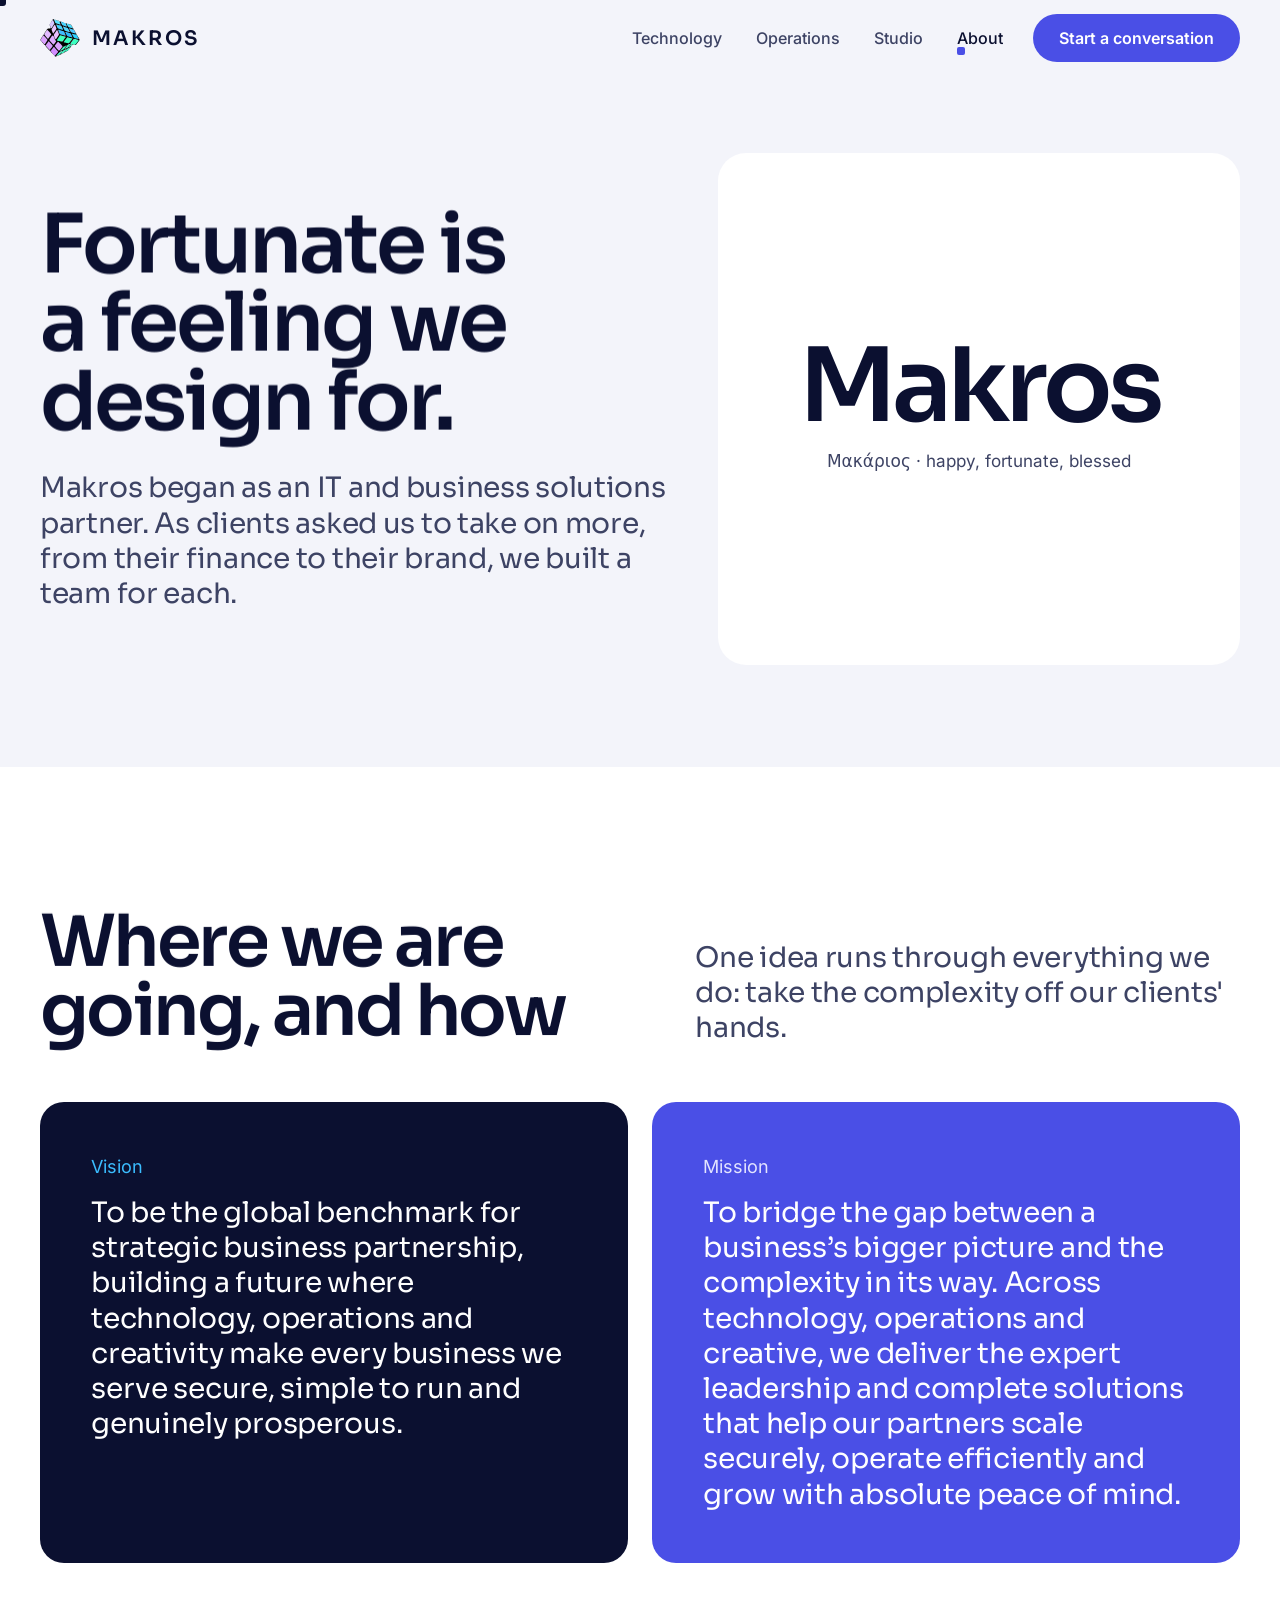
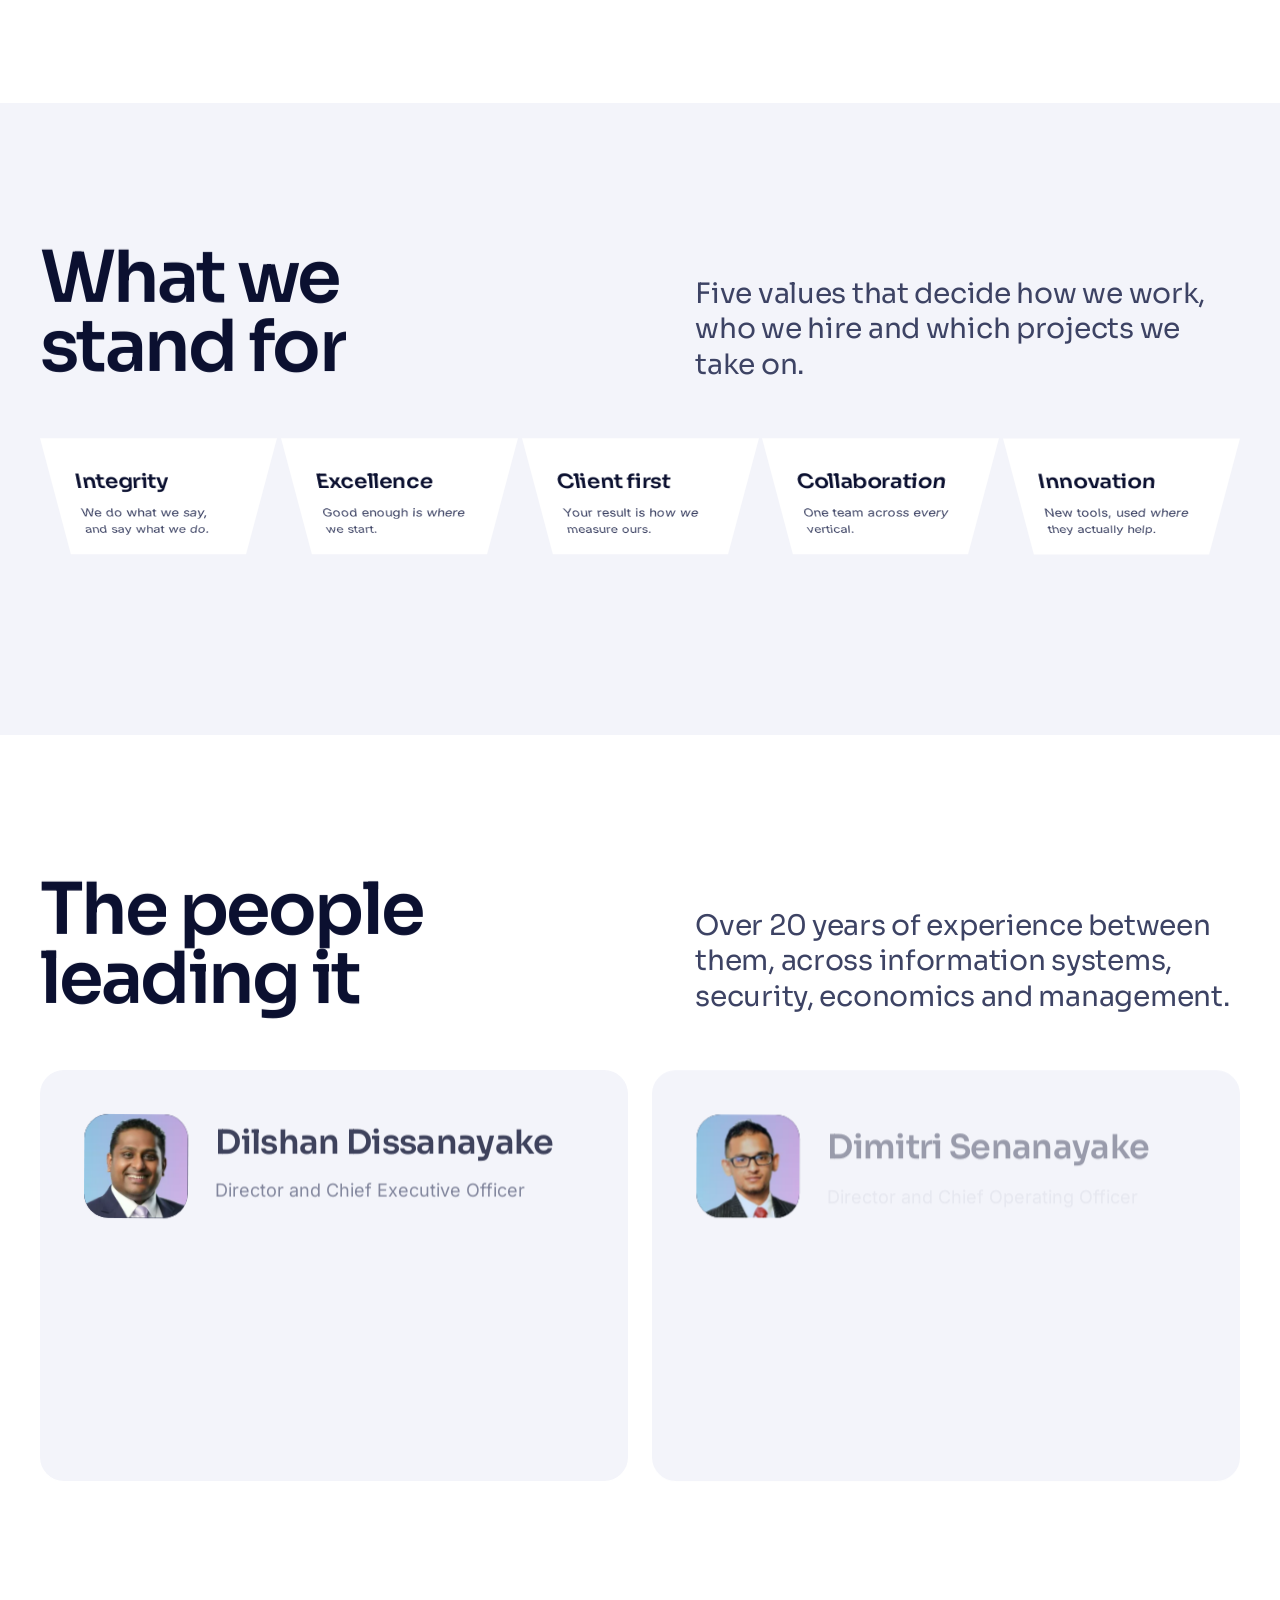
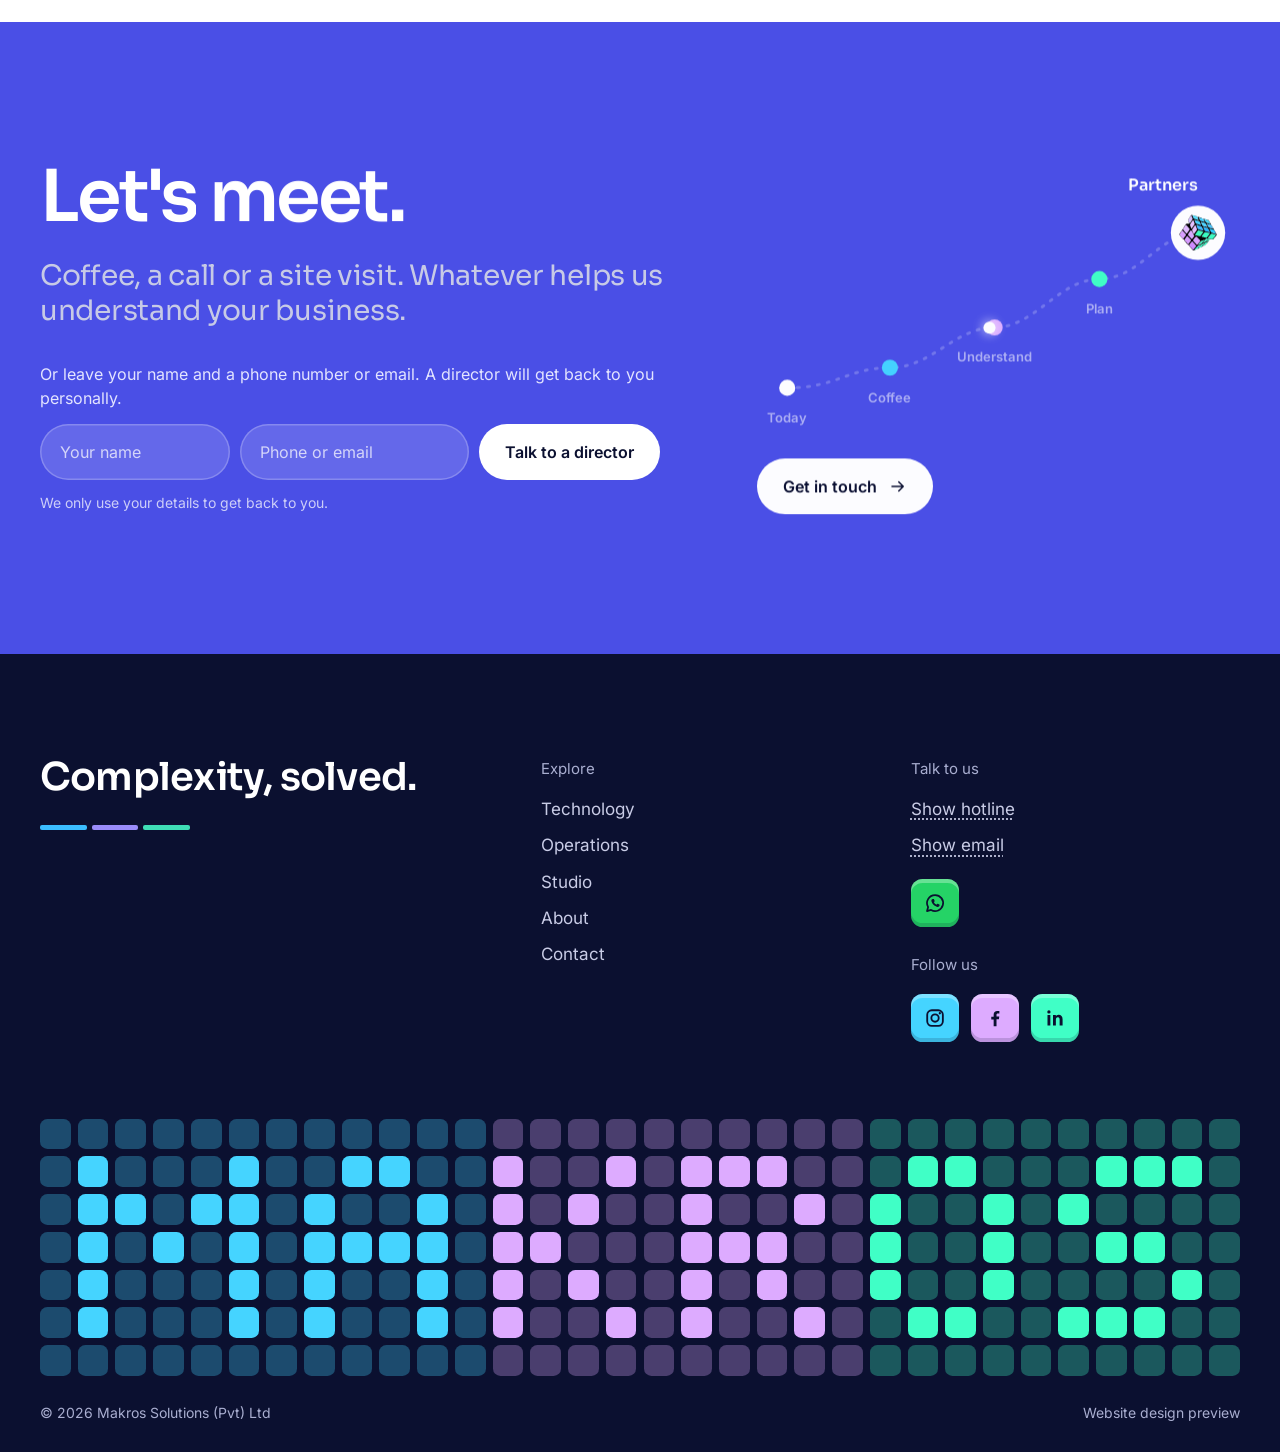
<file: about.html>
<!doctype html>
<html lang="en">
<head>
<meta charset="utf-8">
<meta name="viewport" content="width=device-width,initial-scale=1,viewport-fit=cover">
<title>About | Makros Solutions</title>
<meta name="description" content="Makros comes from the Greek for happy, fortunate, blessed. Meet the team that takes the complexity off our clients’ hands.">
<!-- Preview site: keeps search engines from listing it. Delete this line when it becomes the real site. -->
<meta name="robots" content="noindex">
<meta name="theme-color" content="#F3F4FA">
<link rel="icon" href="assets/img/favicon.svg" type="image/svg+xml">
<link rel="apple-touch-icon" href="assets/img/touchicon.png">
<meta property="og:type" content="website">
<meta property="og:site_name" content="Makros Solutions">
<meta property="og:title" content="About | Makros Solutions">
<meta property="og:description" content="Makros comes from the Greek for happy, fortunate, blessed. Meet the team that takes the complexity off our clients’ hands.">
<meta property="og:image" content="https://makrossolutions.com/assets/img/share.png">
<meta property="og:image:width" content="1200">
<meta property="og:image:height" content="630">
<meta name="twitter:card" content="summary_large_image">
<link rel="preload" href="assets/fonts/sora-600.woff2" as="font" type="font/woff2" crossorigin>
<link rel="preload" href="assets/fonts/inter-400.woff2" as="font" type="font/woff2" crossorigin>
<link rel="stylesheet" href="assets/css/fonts.css?v=13">
<link rel="stylesheet" href="assets/css/site.css?v=18">
<link rel="stylesheet" href="assets/css/motion.css?v=13">
<script>try{if(sessionStorage.getItem('mkw')){document.documentElement.classList.add('arriving');sessionStorage.removeItem('mkw')}}catch(e){}</script>
<link rel="canonical" href="https://makrossolutions.com/about">
<meta property="og:url" content="https://makrossolutions.com/about">
</head>
<body data-page="about">
<svg width="0" height="0" style="position:absolute" aria-hidden="true">
<defs>
<symbol id="mkS" viewBox="14 14 92 104"><polygon points="60,18 101.57,42 101.57,90 60,114 18.43,90 18.43,42" fill="#0B1030" stroke="#0B1030" stroke-width="3" stroke-linejoin="round"/><polygon points="60,19.68 98.66,42 60,64.32 21.34,42" fill="#1E9BE6"/><polygon points="19.88,44.52 58.54,66.84 58.54,111.48 19.88,89.16" fill="#7563EE"/><polygon points="61.45,66.84 100.11,44.52 100.11,89.16 61.45,111.48" fill="#17A985"/></symbol>
<symbol id="mkW" viewBox="14 14 92 104"><polygon points="60,19.68 98.66,42 60,64.32 21.34,42" fill="#3BBDFF"/><polygon points="19.88,44.52 58.54,66.84 58.54,111.48 19.88,89.16" fill="#9A8CFA"/><polygon points="61.45,66.84 100.11,44.52 100.11,89.16 61.45,111.48" fill="#3FDDB5"/></symbol>
<symbol id="t1" viewBox="0 0 32 32"><rect x="1" y="1" width="8" height="8" rx="2" fill="currentColor"/><g fill="currentColor" opacity=".22"><rect x="12" y="1" width="8" height="8" rx="2"/><rect x="23" y="1" width="8" height="8" rx="2"/><rect x="1" y="12" width="8" height="8" rx="2"/><rect x="12" y="12" width="8" height="8" rx="2"/><rect x="23" y="12" width="8" height="8" rx="2"/><rect x="1" y="23" width="8" height="8" rx="2"/><rect x="12" y="23" width="8" height="8" rx="2"/><rect x="23" y="23" width="8" height="8" rx="2"/></g></symbol>
<symbol id="t2" viewBox="0 0 32 32"><rect x="12" y="1" width="8" height="8" rx="2" fill="currentColor"/><g fill="currentColor" opacity=".22"><rect x="1" y="1" width="8" height="8" rx="2"/><rect x="23" y="1" width="8" height="8" rx="2"/><rect x="1" y="12" width="8" height="8" rx="2"/><rect x="12" y="12" width="8" height="8" rx="2"/><rect x="23" y="12" width="8" height="8" rx="2"/><rect x="1" y="23" width="8" height="8" rx="2"/><rect x="12" y="23" width="8" height="8" rx="2"/><rect x="23" y="23" width="8" height="8" rx="2"/></g></symbol>
<symbol id="t3" viewBox="0 0 32 32"><rect x="23" y="1" width="8" height="8" rx="2" fill="currentColor"/><g fill="currentColor" opacity=".22"><rect x="1" y="1" width="8" height="8" rx="2"/><rect x="12" y="1" width="8" height="8" rx="2"/><rect x="1" y="12" width="8" height="8" rx="2"/><rect x="12" y="12" width="8" height="8" rx="2"/><rect x="23" y="12" width="8" height="8" rx="2"/><rect x="1" y="23" width="8" height="8" rx="2"/><rect x="12" y="23" width="8" height="8" rx="2"/><rect x="23" y="23" width="8" height="8" rx="2"/></g></symbol>
<symbol id="arrow" viewBox="0 0 24 24"><path d="M4 12h15M13 6l6 6-6 6" fill="none" stroke="currentColor" stroke-width="2" stroke-linecap="round" stroke-linejoin="round"/></symbol>
<symbol id="tick" viewBox="0 0 24 24"><path d="M5 12l4 4 10-10"/></symbol>
<symbol id="personI" viewBox="0 0 24 24"><circle cx="12" cy="8" r="4"/><path d="M4 21c0-4.4 3.6-7 8-7s8 2.6 8 7z"/></symbol>
</defs>
</svg>

<div id="cursor" aria-hidden="true"></div>
<div id="wipe" aria-hidden="true">
<i style="--k:0;background:#1E9BE6"></i><i style="--k:1;background:#7563EE"></i><i style="--k:2;background:#17A985"></i>
<i style="--k:1;background:#7563EE"></i><i style="--k:2;background:#0B1030"></i><i style="--k:3;background:#1E9BE6"></i>
<i style="--k:2;background:#17A985"></i><i style="--k:3;background:#1E9BE6"></i><i style="--k:4;background:#7563EE"></i>
</div>

<header class="bar" id="bar">
<div class="wrap barRow">
<a class="brand" href="./" aria-label="Makros home"><img src="assets/img/mks-logo.svg" alt="" width="40" height="38"><b>MAKROS</b></a>
<button class="menuBtn" id="menuBtn" type="button" aria-expanded="false" aria-controls="nav" aria-label="Open menu"><span></span><span></span><span></span></button>
<nav class="nav" id="nav" aria-label="Main">
<a class="nl" href="technology"><span><span data-t="Technology">Technology</span></span></a>
<a class="nl" href="operations"><span><span data-t="Operations">Operations</span></span></a>
<a class="nl" href="studio"><span><span data-t="Studio">Studio</span></span></a>
<a class="nl" href="about" aria-current="page"><span><span data-t="About">About</span></span></a>
<a class="btn mag" href="contact">Start a conversation</a>
</nav>
</div>
</header>

<main>
<section class="wrap pHero" aria-labelledby="h-a">
<div><h1 class="l split" id="h-a">Fortunate is a feeling we design for.</h1><p class="mid ink2 r">Makros began as an IT and business solutions partner. As clients asked us to take on more, from their finance to their brand, we built a team for each.</p></div>
<div class="pVis r" style="flex-direction:column;gap:18px;padding:32px"><p class="bigWord" style="font-size:clamp(60px,8vw,128px)" aria-label="Makários becomes Makros">Mak<span class="gone loopGone">á</span>r<span class="gone loopGone">i</span>os</p><p class="ink2" style="font-size:17px">Μακάριος · happy, fortunate, blessed</p></div>
</section>
<section class="sec field-paper" aria-labelledby="h-a1">
<div class="wrap">
<div class="secHead"><h2 class="l split" id="h-a1">Where we are going, and how</h2><p class="mid ink2 r">One idea runs through everything we do: take the complexity off our clients' hands.</p></div>
<div class="vm">
<div class="field-ink vmCard" data-side="-1"><p style="color:var(--skyHi)">Vision</p><p class="mid">To be the global benchmark for strategic business partnership, building a future where technology, operations and creativity make every business we serve secure, simple to run and genuinely prosperous.</p></div>
<div class="field-accent vmCard" data-side="1"><p style="color:#E3E4FF">Mission</p><p class="mid">To bridge the gap between a business’s bigger picture and the complexity in its way. Across technology, operations and creative, we deliver the expert leadership and complete solutions that help our partners scale securely, operate efficiently and grow with absolute peace of mind.</p></div>
</div>
</div>
</section>
<section class="sec" aria-labelledby="h-a2">
<div class="wrap">
<div class="secHead"><h2 class="l split" id="h-a2">What we stand for</h2><p class="mid ink2 r">Five values that decide how we work, who we hire and which projects we take on.</p></div>
<div class="vals">
<div class="valCard"><h3>Integrity</h3><p>We do what we say, and say what we do.</p></div>
<div class="valCard"><h3>Excellence</h3><p>Good enough is where we start.</p></div>
<div class="valCard"><h3>Client first</h3><p>Your result is how we measure ours.</p></div>
<div class="valCard"><h3>Collaboration</h3><p>One team across every vertical.</p></div>
<div class="valCard"><h3>Innovation</h3><p>New tools, used where they actually help.</p></div>
</div>
</div>
</section>
<section class="sec field-paper" aria-labelledby="h-a3">
<div class="wrap">
<div class="secHead"><h2 class="l split" id="h-a3">The people leading it</h2><p class="mid ink2 r">Over 20 years of experience between them, across information systems, security, economics and management.</p></div>
<div class="people">
<div class="person pCard" style="background:var(--ground)"><div class="ava"><picture><source type="image/webp" srcset="assets/img/team/dilshan-photo-240.webp?v=4 240w, assets/img/team/dilshan-photo-480.webp?v=4 480w" sizes="120px"><img src="assets/img/team/dilshan-photo-480.jpg?v=4" srcset="assets/img/team/dilshan-photo-240.jpg?v=4 240w, assets/img/team/dilshan-photo-480.jpg?v=4 480w" sizes="120px" width="480" height="480" alt="Dilshan Dissanayake" loading="lazy" decoding="async"></picture></div><div><h3>Dilshan Dissanayake</h3><p class="ink2" style="margin-top:6px">Director and Chief Executive Officer</p><ul class="creds"><li style="background:#fff">MBA (General)</li><li style="background:#fff">BSc (Hons) Information Systems</li><li style="background:#fff">Certified Information Security Expert</li><li style="background:#fff">Grad. Dip. Software Engineering</li><li style="background:#fff">Grad. Dip. Network Engineering</li></ul></div></div>
<div class="person pCard" style="background:var(--ground)"><div class="ava"><picture><source type="image/webp" srcset="assets/img/team/dimithri-photo-240.webp?v=4 240w, assets/img/team/dimithri-photo-480.webp?v=4 480w" sizes="120px"><img src="assets/img/team/dimithri-photo-480.jpg?v=4" srcset="assets/img/team/dimithri-photo-240.jpg?v=4 240w, assets/img/team/dimithri-photo-480.jpg?v=4 480w" sizes="120px" width="480" height="480" alt="Dimitri Senanayake" loading="lazy" decoding="async"></picture></div><div><h3>Dimitri Senanayake</h3><p class="ink2" style="margin-top:6px">Director and Chief Operating Officer</p><ul class="creds"><li style="background:#fff">BSc Economics and Management</li></ul></div></div>
</div>
</div>
</section>
<section class="sec field-accent" aria-labelledby="h-a4">
<div class="wrap closeGrid"><div><h2 class="l split" id="h-a4">Let's meet.</h2><p class="mid ink2 r">Coffee, a call or a site visit. Whatever helps us understand your business.</p></div><div class="r"><figure class="bigPic" aria-hidden="true"><svg viewBox="0 0 480 250"><path id="bpabo" d="M30 206 C 80 206, 90 186, 132 186 S 196 146, 236 146 S 300 98, 340 98 S 400 52, 438 52" fill="none" stroke="rgba(255,255,255,.22)" stroke-width="3" stroke-dasharray="2 8" stroke-linecap="round"/><path d="M30 206 C 80 206, 90 186, 132 186 S 196 146, 236 146 S 300 98, 340 98 S 400 52, 438 52" class="bpLine" pathLength="100" fill="none" stroke="#fff" stroke-width="3" stroke-linecap="round"/><g class="bpN" style="--i:0"><circle cx="30" cy="206" r="16" class="bpHalo" fill="#FFFFFF"/><circle cx="30" cy="206" r="8" class="bpDot" fill="#FFFFFF"/></g><text x="30" y="240" text-anchor="middle" class="bpL" style="--i:0">Today</text><g class="bpN" style="--i:1"><circle cx="132" cy="186" r="16" class="bpHalo" fill="#45D4FF"/><circle cx="132" cy="186" r="8" class="bpDot" fill="#45D4FF"/></g><text x="132" y="220" text-anchor="middle" class="bpL" style="--i:1">Coffee</text><g class="bpN" style="--i:2"><circle cx="236" cy="146" r="16" class="bpHalo" fill="#DDABFF"/><circle cx="236" cy="146" r="8" class="bpDot" fill="#DDABFF"/></g><text x="236" y="180" text-anchor="middle" class="bpL" style="--i:2">Understand</text><g class="bpN" style="--i:3"><circle cx="340" cy="98" r="16" class="bpHalo" fill="#40FFC6"/><circle cx="340" cy="98" r="8" class="bpDot" fill="#40FFC6"/></g><text x="340" y="132" text-anchor="middle" class="bpL" style="--i:3">Plan</text><g class="bpEnd"><circle cx="438" cy="52" r="30" class="bpRing" fill="none" stroke="#fff" stroke-width="2"/><circle cx="438" cy="52" r="30" class="bpRing r2" fill="none" stroke="#45D4FF" stroke-width="2"/><circle cx="438" cy="52" r="27" fill="#fff"/><image href="assets/img/mks-logo.svg" x="419" y="34" width="38" height="36"/></g><text x="438" y="10" text-anchor="end" class="bpEndL">Partners</text><circle r="6" fill="#fff" class="bpRunner"><animateMotion dur="6s" repeatCount="indefinite" keyPoints="0;1;1" keyTimes="0;.68;1" calcMode="linear"><mpath href="#bpabo"/></animateMotion></circle></svg></figure><a class="btn light mag" href="contact">Get in touch <svg aria-hidden="true"><use href="#arrow"/></svg></a></div></div>
</section>
</main>

<footer class="foot" id="foot">
<div class="wrap">
<div class="footTop">
<div><h2>Complexity, solved.</h2><div class="tileLine"><i style="background:#3BBDFF"></i><i style="background:#9A8CFA"></i><i style="background:#3FDDB5"></i></div></div>
<div class="col"><p>Explore</p><a href="technology">Technology</a><a href="operations">Operations</a><a href="studio">Studio</a><a href="about">About</a><a href="contact">Contact</a></div>
<div class="col"><p>Talk to us</p><a class="rv" href="#" data-k="phone" data-t="t">Show hotline</a><a class="rv" href="#" data-k="hello" data-t="m">Show email</a><div class="socRow waRow"><a class="soc" href="https://wa.me/94773000904" target="_blank" rel="noopener" aria-label="WhatsApp Makros" title="WhatsApp" style="--c:#25D366"><span class="socBox"><span class="socF"><svg viewBox="0 0 24 24" aria-hidden="true"><path d="M12 3.3a8.7 8.7 0 0 0-7.5 13.1L3.3 20.7l4.4-1.2A8.7 8.7 0 1 0 12 3.3z" fill="none" stroke="currentColor" stroke-width="1.9" stroke-linejoin="round"/><path fill="currentColor" d="M9.2 7.9c.2-.4.4-.4.6-.4h.5c.2 0 .4 0 .5.4l.7 1.7c.1.2 0 .4-.1.6l-.5.6c-.1.1-.2.3 0 .5.6 1 1.4 1.8 2.4 2.4.2.1.4.1.5 0l.6-.7c.2-.2.4-.2.6-.1l1.6.8c.2.1.4.2.4.4 0 .5-.2 1.2-.7 1.6-.5.4-1.2.6-1.9.5-1.4-.3-2.9-1.1-4.1-2.3s-2-2.6-2.3-4c-.1-.7.1-1.4.6-2z"/></svg></span><span class="socT"><svg viewBox="0 0 24 24" aria-hidden="true"><path d="M12 3.3a8.7 8.7 0 0 0-7.5 13.1L3.3 20.7l4.4-1.2A8.7 8.7 0 1 0 12 3.3z" fill="none" stroke="currentColor" stroke-width="1.9" stroke-linejoin="round"/><path fill="currentColor" d="M9.2 7.9c.2-.4.4-.4.6-.4h.5c.2 0 .4 0 .5.4l.7 1.7c.1.2 0 .4-.1.6l-.5.6c-.1.1-.2.3 0 .5.6 1 1.4 1.8 2.4 2.4.2.1.4.1.5 0l.6-.7c.2-.2.4-.2.6-.1l1.6.8c.2.1.4.2.4.4 0 .5-.2 1.2-.7 1.6-.5.4-1.2.6-1.9.5-1.4-.3-2.9-1.1-4.1-2.3s-2-2.6-2.3-4c-.1-.7.1-1.4.6-2z"/></svg></span></span></a></div><p class="followP">Follow us</p><div class="socRow"><a class="soc" href="https://www.instagram.com/makros.solutions/" target="_blank" rel="noopener" aria-label="Makros on Instagram" title="Instagram" style="--c:#45D4FF"><span class="socBox"><span class="socF"><svg viewBox="0 0 24 24" aria-hidden="true"><rect x="3.5" y="3.5" width="17" height="17" rx="5" fill="none" stroke="currentColor" stroke-width="2"/><circle cx="12" cy="12" r="4" fill="none" stroke="currentColor" stroke-width="2"/><circle cx="17.2" cy="6.8" r="1.25" fill="currentColor"/></svg></span><span class="socT"><svg viewBox="0 0 24 24" aria-hidden="true"><rect x="3.5" y="3.5" width="17" height="17" rx="5" fill="none" stroke="currentColor" stroke-width="2"/><circle cx="12" cy="12" r="4" fill="none" stroke="currentColor" stroke-width="2"/><circle cx="17.2" cy="6.8" r="1.25" fill="currentColor"/></svg></span></span></a><a class="soc" href="https://www.facebook.com/makrossolutions" target="_blank" rel="noopener" aria-label="Makros on Facebook" title="Facebook" style="--c:#DDABFF"><span class="socBox"><span class="socF"><svg viewBox="0 0 24 24" aria-hidden="true"><path fill="currentColor" d="M13.6 21v-7.6h2.6l.4-3h-3V8.5c0-.9.3-1.5 1.5-1.5h1.6V4.4c-.3 0-1.2-.1-2.3-.1-2.3 0-3.9 1.4-3.9 4v2.2H7.9v3h2.6V21z"/></svg></span><span class="socT"><svg viewBox="0 0 24 24" aria-hidden="true"><path fill="currentColor" d="M13.6 21v-7.6h2.6l.4-3h-3V8.5c0-.9.3-1.5 1.5-1.5h1.6V4.4c-.3 0-1.2-.1-2.3-.1-2.3 0-3.9 1.4-3.9 4v2.2H7.9v3h2.6V21z"/></svg></span></span></a><a class="soc" href="https://www.linkedin.com/company/makros-solutions-pvt-limited/" target="_blank" rel="noopener" aria-label="Makros on LinkedIn" title="LinkedIn" style="--c:#40FFC6"><span class="socBox"><span class="socF"><svg viewBox="0 0 24 24" aria-hidden="true"><path fill="currentColor" d="M6.9 8.7H3.8V20h3.1zM5.35 3.6a1.8 1.8 0 1 0 0 3.6 1.8 1.8 0 0 0 0-3.6zM20.2 13.4c0-3.1-1.7-4.9-4.3-4.9-1.6 0-2.6.9-3 1.6V8.7H9.8V20h3.1v-5.9c0-1.5.4-2.9 2.2-2.9 1.8 0 1.9 1.7 1.9 3V20h3.2z"/></svg></span><span class="socT"><svg viewBox="0 0 24 24" aria-hidden="true"><path fill="currentColor" d="M6.9 8.7H3.8V20h3.1zM5.35 3.6a1.8 1.8 0 1 0 0 3.6 1.8 1.8 0 0 0 0-3.6zM20.2 13.4c0-3.1-1.7-4.9-4.3-4.9-1.6 0-2.6.9-3 1.6V8.7H9.8V20h3.1v-5.9c0-1.5.4-2.9 2.2-2.9 1.8 0 1.9 1.7 1.9 3V20h3.2z"/></svg></span></span></a></div></div>
</div>
<div class="tileWall" id="tileWall" role="img" aria-label="A wall of Makros tiles that scrambles, then sorts itself to spell MAKROS"></div>
<div class="fine"><span>© 2026 Makros Solutions (Pvt) Ltd</span><span>Website design preview</span></div>
</div>
</footer>
<button class="toTop" id="toTop" type="button" aria-label="Back to top"><svg class="ring" viewBox="0 0 48 48" aria-hidden="true"><circle cx="24" cy="24" r="22"/><circle class="prog" cx="24" cy="24" r="22" pathLength="100"/></svg><svg class="up" viewBox="0 0 24 24" aria-hidden="true"><path d="M12 19V5M6 11l6-6 6 6"/></svg></button>

<script src="assets/vendor/gsap.min.js"></script>
<script src="assets/vendor/ScrollTrigger.min.js"></script>
<script src="assets/vendor/lenis.min.js"></script>
<script src="assets/js/site.js?v=16"></script>
</body>
</html>
</file>
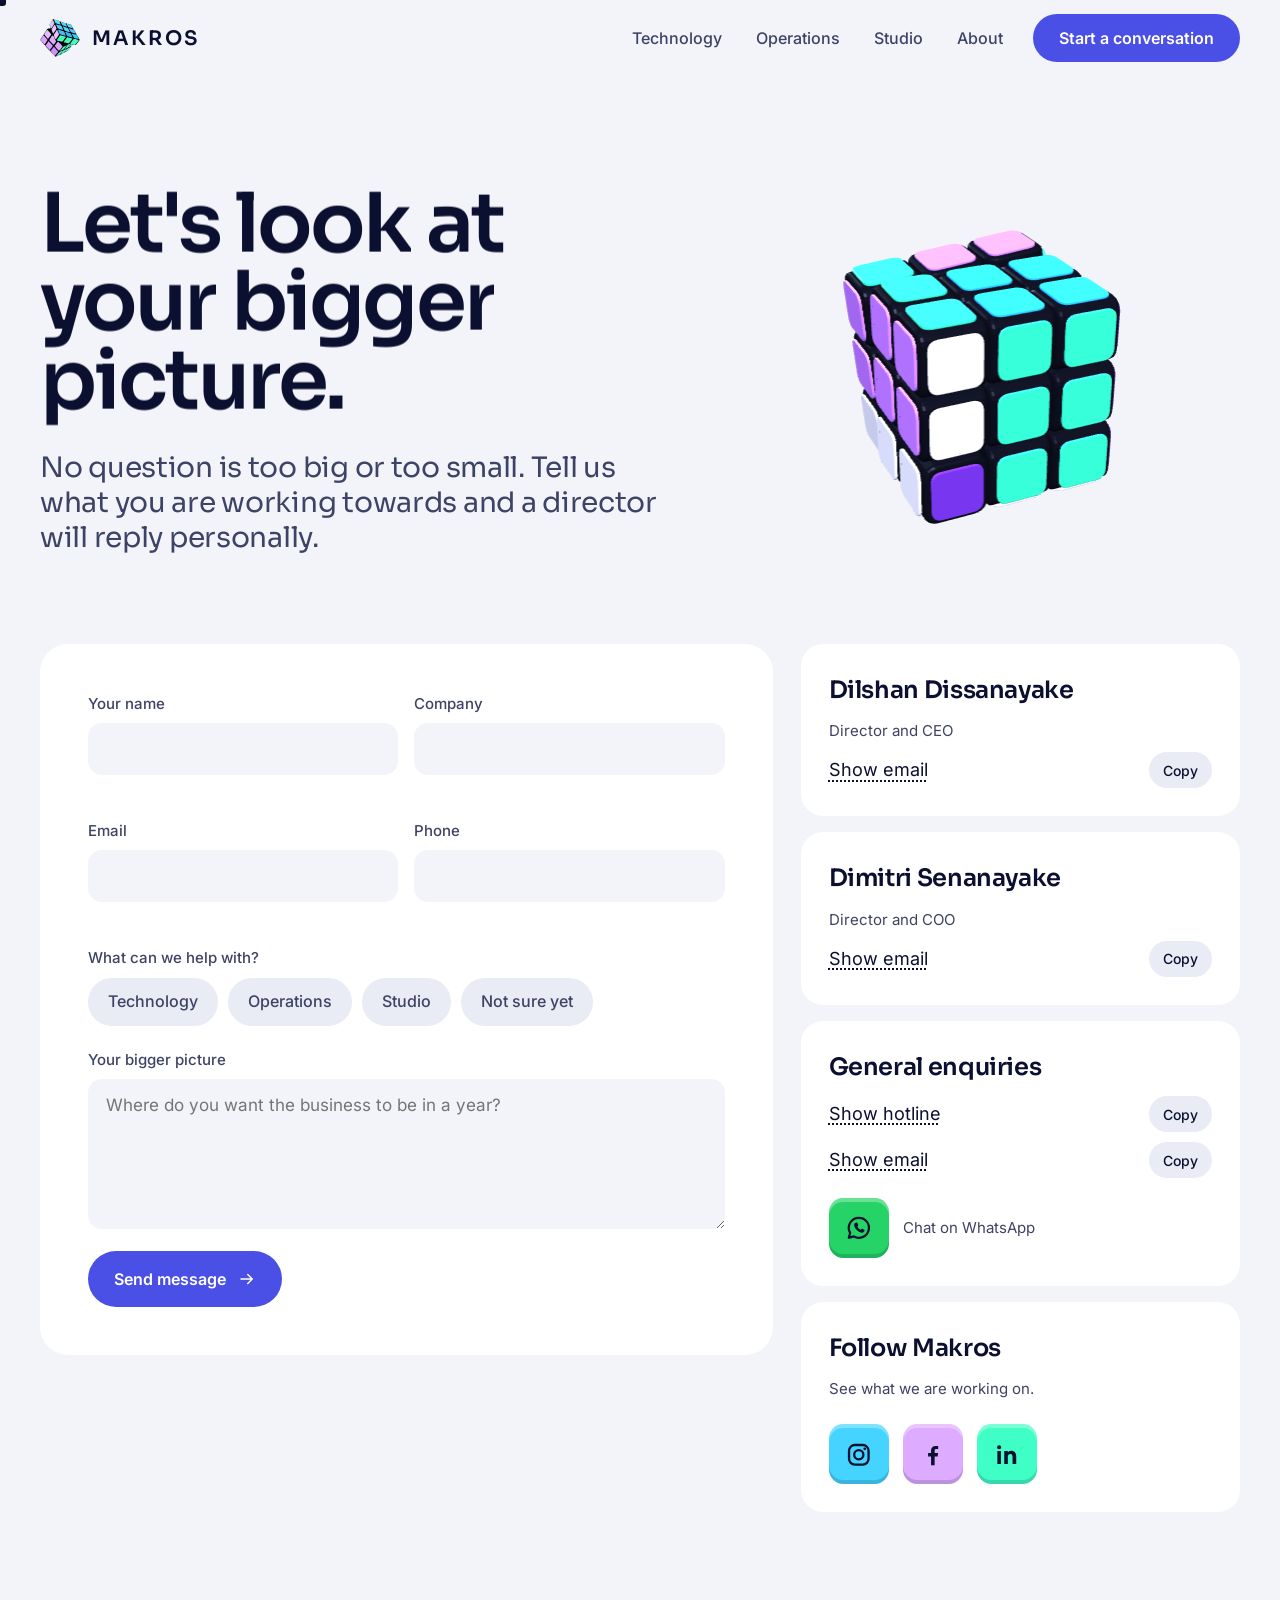
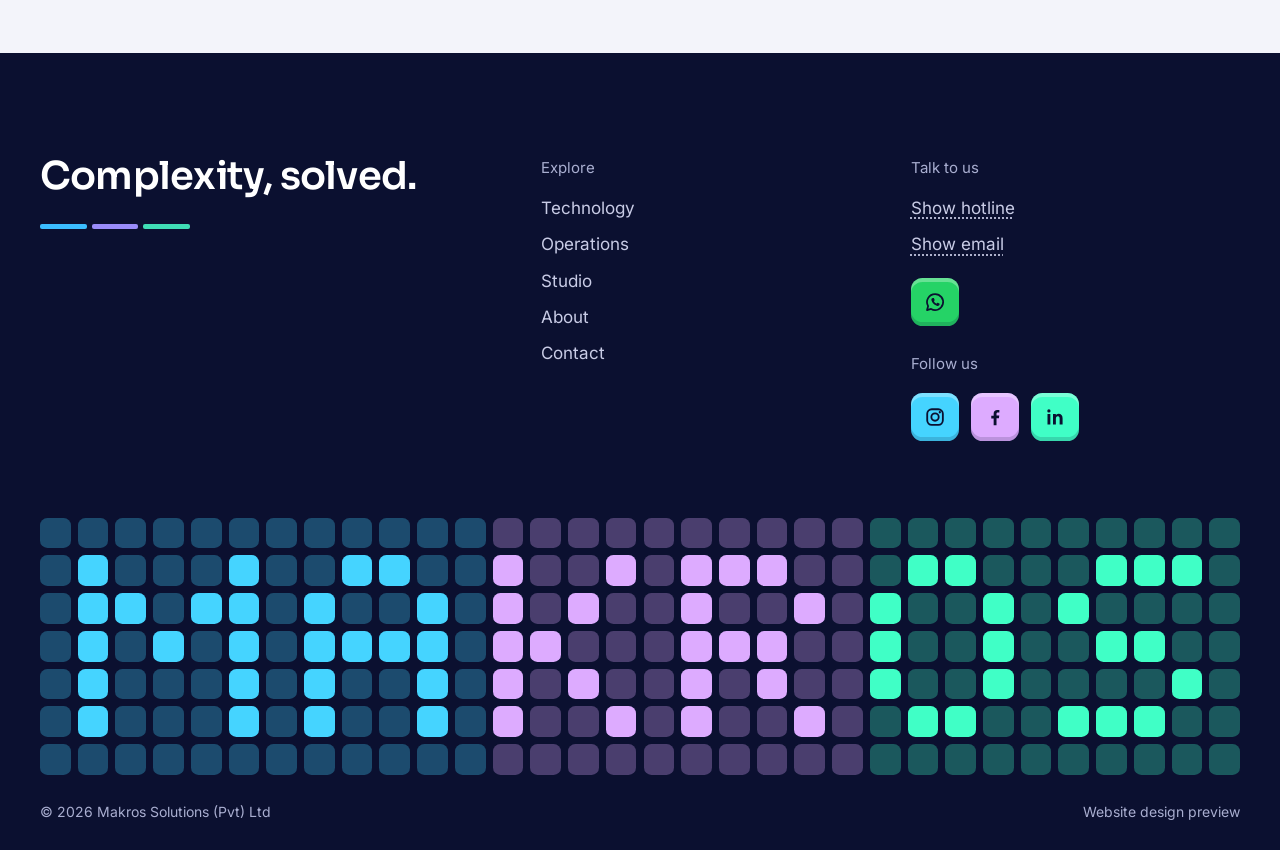
<file: contact.html>
<!doctype html>
<html lang="en">
<head>
<meta charset="utf-8">
<meta name="viewport" content="width=device-width,initial-scale=1,viewport-fit=cover">
<title>Contact | Makros Solutions</title>
<meta name="description" content="Tell us where you want the business to be in a year. A Makros director will reply personally.">
<!-- Preview site: keeps search engines from listing it. Delete this line when it becomes the real site. -->
<meta name="robots" content="noindex">
<meta name="theme-color" content="#F3F4FA">
<link rel="icon" href="assets/img/favicon.svg" type="image/svg+xml">
<link rel="apple-touch-icon" href="assets/img/touchicon.png">
<meta property="og:type" content="website">
<meta property="og:site_name" content="Makros Solutions">
<meta property="og:title" content="Contact | Makros Solutions">
<meta property="og:description" content="Tell us where you want the business to be in a year. A Makros director will reply personally.">
<meta property="og:image" content="https://makrossolutions.com/assets/img/share.png">
<meta property="og:image:width" content="1200">
<meta property="og:image:height" content="630">
<meta name="twitter:card" content="summary_large_image">
<link rel="preload" href="assets/vendor/three.min.js" as="script">
<link rel="preload" href="assets/fonts/sora-600.woff2" as="font" type="font/woff2" crossorigin>
<link rel="preload" href="assets/fonts/inter-400.woff2" as="font" type="font/woff2" crossorigin>
<link rel="stylesheet" href="assets/css/fonts.css?v=13">
<link rel="stylesheet" href="assets/css/site.css?v=18">
<link rel="stylesheet" href="assets/css/motion.css?v=13">
<script>try{if(sessionStorage.getItem('mkw')){document.documentElement.classList.add('arriving');sessionStorage.removeItem('mkw')}}catch(e){}</script>
<link rel="canonical" href="https://makrossolutions.com/contact">
<meta property="og:url" content="https://makrossolutions.com/contact">
</head>
<body data-page="contact">
<svg width="0" height="0" style="position:absolute" aria-hidden="true">
<defs>
<symbol id="mkS" viewBox="14 14 92 104"><polygon points="60,18 101.57,42 101.57,90 60,114 18.43,90 18.43,42" fill="#0B1030" stroke="#0B1030" stroke-width="3" stroke-linejoin="round"/><polygon points="60,19.68 98.66,42 60,64.32 21.34,42" fill="#1E9BE6"/><polygon points="19.88,44.52 58.54,66.84 58.54,111.48 19.88,89.16" fill="#7563EE"/><polygon points="61.45,66.84 100.11,44.52 100.11,89.16 61.45,111.48" fill="#17A985"/></symbol>
<symbol id="mkW" viewBox="14 14 92 104"><polygon points="60,19.68 98.66,42 60,64.32 21.34,42" fill="#3BBDFF"/><polygon points="19.88,44.52 58.54,66.84 58.54,111.48 19.88,89.16" fill="#9A8CFA"/><polygon points="61.45,66.84 100.11,44.52 100.11,89.16 61.45,111.48" fill="#3FDDB5"/></symbol>
<symbol id="t1" viewBox="0 0 32 32"><rect x="1" y="1" width="8" height="8" rx="2" fill="currentColor"/><g fill="currentColor" opacity=".22"><rect x="12" y="1" width="8" height="8" rx="2"/><rect x="23" y="1" width="8" height="8" rx="2"/><rect x="1" y="12" width="8" height="8" rx="2"/><rect x="12" y="12" width="8" height="8" rx="2"/><rect x="23" y="12" width="8" height="8" rx="2"/><rect x="1" y="23" width="8" height="8" rx="2"/><rect x="12" y="23" width="8" height="8" rx="2"/><rect x="23" y="23" width="8" height="8" rx="2"/></g></symbol>
<symbol id="t2" viewBox="0 0 32 32"><rect x="12" y="1" width="8" height="8" rx="2" fill="currentColor"/><g fill="currentColor" opacity=".22"><rect x="1" y="1" width="8" height="8" rx="2"/><rect x="23" y="1" width="8" height="8" rx="2"/><rect x="1" y="12" width="8" height="8" rx="2"/><rect x="12" y="12" width="8" height="8" rx="2"/><rect x="23" y="12" width="8" height="8" rx="2"/><rect x="1" y="23" width="8" height="8" rx="2"/><rect x="12" y="23" width="8" height="8" rx="2"/><rect x="23" y="23" width="8" height="8" rx="2"/></g></symbol>
<symbol id="t3" viewBox="0 0 32 32"><rect x="23" y="1" width="8" height="8" rx="2" fill="currentColor"/><g fill="currentColor" opacity=".22"><rect x="1" y="1" width="8" height="8" rx="2"/><rect x="12" y="1" width="8" height="8" rx="2"/><rect x="1" y="12" width="8" height="8" rx="2"/><rect x="12" y="12" width="8" height="8" rx="2"/><rect x="23" y="12" width="8" height="8" rx="2"/><rect x="1" y="23" width="8" height="8" rx="2"/><rect x="12" y="23" width="8" height="8" rx="2"/><rect x="23" y="23" width="8" height="8" rx="2"/></g></symbol>
<symbol id="arrow" viewBox="0 0 24 24"><path d="M4 12h15M13 6l6 6-6 6" fill="none" stroke="currentColor" stroke-width="2" stroke-linecap="round" stroke-linejoin="round"/></symbol>
<symbol id="tick" viewBox="0 0 24 24"><path d="M5 12l4 4 10-10"/></symbol>
<symbol id="personI" viewBox="0 0 24 24"><circle cx="12" cy="8" r="4"/><path d="M4 21c0-4.4 3.6-7 8-7s8 2.6 8 7z"/></symbol>
</defs>
</svg>

<div id="cursor" aria-hidden="true"></div>
<div id="wipe" aria-hidden="true">
<i style="--k:0;background:#1E9BE6"></i><i style="--k:1;background:#7563EE"></i><i style="--k:2;background:#17A985"></i>
<i style="--k:1;background:#7563EE"></i><i style="--k:2;background:#0B1030"></i><i style="--k:3;background:#1E9BE6"></i>
<i style="--k:2;background:#17A985"></i><i style="--k:3;background:#1E9BE6"></i><i style="--k:4;background:#7563EE"></i>
</div>

<header class="bar" id="bar">
<div class="wrap barRow">
<a class="brand" href="./" aria-label="Makros home"><img src="assets/img/mks-logo.svg" alt="" width="40" height="38"><b>MAKROS</b></a>
<button class="menuBtn" id="menuBtn" type="button" aria-expanded="false" aria-controls="nav" aria-label="Open menu"><span></span><span></span><span></span></button>
<nav class="nav" id="nav" aria-label="Main">
<a class="nl" href="technology"><span><span data-t="Technology">Technology</span></span></a>
<a class="nl" href="operations"><span><span data-t="Operations">Operations</span></span></a>
<a class="nl" href="studio"><span><span data-t="Studio">Studio</span></span></a>
<a class="nl" href="about"><span><span data-t="About">About</span></span></a>
<a class="btn mag" href="contact">Start a conversation</a>
</nav>
</div>
</header>

<main>
<section class="wrap pHero" aria-labelledby="h-c" style="padding-bottom:56px">
<div><h1 class="l split" id="h-c">Let's look at your bigger picture.</h1><p class="mid ink2 r">No question is too big or too small. Tell us what you are working towards and a director will reply personally.</p></div>
<div class="cWrap r"><div class="cubeHost" id="contactCube" role="img" aria-label="The Makros cube. It floats, then scrambles and solves itself"><div class="cubeLoad" aria-hidden="true"><div class="clFace"><b style="--z:5"></b><b style="--z:10"></b><b style="--z:15"></b><b style="--z:20"></b><i class="o0"></i><i class="o1"></i><i class="o2"></i><i class="o7"></i><i class="o8"></i><i class="o3"></i><i class="o6"></i><i class="o5"></i><i class="o4"></i></div><span class="clShade"></span></div><svg class="fallback" aria-hidden="true"><use href="#mkS"/></svg></div></div>
</section>
<section style="padding-bottom:var(--sec)">
<div class="wrap cgrid">
<form class="form r" id="cform" novalidate>
<div id="formBody" style="display:grid;gap:22px">
<div class="row2">
<div class="field"><label for="f-name">Your name</label><input id="f-name" name="name" autocomplete="name"><span class="err" id="e-name"></span></div>
<div class="field"><label for="f-co">Company</label><input id="f-co" name="company" autocomplete="organization"></div>
</div>
<div class="row2">
<div class="field"><label for="f-email">Email</label><input id="f-email" name="email" type="email" autocomplete="email"><span class="err" id="e-email"></span></div>
<div class="field"><label for="f-phone">Phone</label><input id="f-phone" name="phone" type="tel" autocomplete="tel"></div>
</div>
<fieldset class="field"><legend>What can we help with?</legend>
<div class="need">
<label><input type="checkbox" id="n-tech" value="Technology"><span>Technology</span></label>
<label><input type="checkbox" id="n-ops" value="Operations"><span>Operations</span></label>
<label><input type="checkbox" id="n-studio" value="Studio"><span>Studio</span></label>
<label><input type="checkbox" id="n-unsure" value="Not sure yet"><span>Not sure yet</span></label>
</div>
</fieldset>
<div class="field"><label for="f-msg">Your bigger picture</label><textarea id="f-msg" name="message" placeholder="Where do you want the business to be in a year?"></textarea></div>
<div><button class="btn mag" type="submit">Send message <svg aria-hidden="true"><use href="#arrow"/></svg></button></div>
<p class="err" id="sendErr" role="alert" tabindex="-1" hidden>We couldn’t send that just now. Please try again, or WhatsApp us on <a href="https://wa.me/94773000904" target="_blank" rel="noopener">077 300 0904</a>.</p>
</div>
<div class="sent" id="sent" hidden>
<svg viewBox="0 0 64 64" aria-hidden="true"><path d="M14 33l12 12 24-26"/></svg>
<h2 style="font-size:36px;letter-spacing:-.02em">Thank you, <span id="sName"></span>.</h2>
<p class="ink2" id="sentMsg">Your message is with the Makros directors. A director will reply personally.</p>
<div><button class="btn quiet" type="button" id="again">Write another message</button></div>
</div>
</form>
<div style="display:grid;gap:16px">
<div class="pc r"><h3>Dilshan Dissanayake</h3><span class="ink2" style="font-size:15px">Director and CEO</span>
<div class="copyLine"><a class="rv" href="#" data-k="dilshan" data-t="m">Show email</a><button class="copyBtn" type="button" data-ck="dilshan">Copy</button></div></div>
<div class="pc r"><h3>Dimitri Senanayake</h3><span class="ink2" style="font-size:15px">Director and COO</span>
<div class="copyLine"><a class="rv" href="#" data-k="dimitri" data-t="m">Show email</a><button class="copyBtn" type="button" data-ck="dimitri">Copy</button></div></div>
<div class="pc r"><h3>General enquiries</h3>
<div class="copyLine"><a class="rv" href="#" data-k="phone" data-t="t">Show hotline</a><button class="copyBtn" type="button" data-ck="phone">Copy</button></div>
<div class="copyLine"><a class="rv" href="#" data-k="hello" data-t="m">Show email</a><button class="copyBtn" type="button" data-ck="hello">Copy</button></div>
<div class="socRow big waRow"><a class="soc" href="https://wa.me/94773000904" target="_blank" rel="noopener" aria-label="WhatsApp Makros" title="WhatsApp" style="--c:#25D366"><span class="socBox"><span class="socF"><svg viewBox="0 0 24 24" aria-hidden="true"><path d="M12 3.3a8.7 8.7 0 0 0-7.5 13.1L3.3 20.7l4.4-1.2A8.7 8.7 0 1 0 12 3.3z" fill="none" stroke="currentColor" stroke-width="1.9" stroke-linejoin="round"/><path fill="currentColor" d="M9.2 7.9c.2-.4.4-.4.6-.4h.5c.2 0 .4 0 .5.4l.7 1.7c.1.2 0 .4-.1.6l-.5.6c-.1.1-.2.3 0 .5.6 1 1.4 1.8 2.4 2.4.2.1.4.1.5 0l.6-.7c.2-.2.4-.2.6-.1l1.6.8c.2.1.4.2.4.4 0 .5-.2 1.2-.7 1.6-.5.4-1.2.6-1.9.5-1.4-.3-2.9-1.1-4.1-2.3s-2-2.6-2.3-4c-.1-.7.1-1.4.6-2z"/></svg></span><span class="socT"><svg viewBox="0 0 24 24" aria-hidden="true"><path d="M12 3.3a8.7 8.7 0 0 0-7.5 13.1L3.3 20.7l4.4-1.2A8.7 8.7 0 1 0 12 3.3z" fill="none" stroke="currentColor" stroke-width="1.9" stroke-linejoin="round"/><path fill="currentColor" d="M9.2 7.9c.2-.4.4-.4.6-.4h.5c.2 0 .4 0 .5.4l.7 1.7c.1.2 0 .4-.1.6l-.5.6c-.1.1-.2.3 0 .5.6 1 1.4 1.8 2.4 2.4.2.1.4.1.5 0l.6-.7c.2-.2.4-.2.6-.1l1.6.8c.2.1.4.2.4.4 0 .5-.2 1.2-.7 1.6-.5.4-1.2.6-1.9.5-1.4-.3-2.9-1.1-4.1-2.3s-2-2.6-2.3-4c-.1-.7.1-1.4.6-2z"/></svg></span></span></a><span class="waLbl">Chat on WhatsApp</span></div></div>
<div class="pc r followCard"><h3>Follow Makros</h3><span class="ink2" style="font-size:15px">See what we are working on.</span><div class="socRow big"><a class="soc" href="https://www.instagram.com/makros.solutions/" target="_blank" rel="noopener" aria-label="Makros on Instagram" title="Instagram" style="--c:#45D4FF"><span class="socBox"><span class="socF"><svg viewBox="0 0 24 24" aria-hidden="true"><rect x="3.5" y="3.5" width="17" height="17" rx="5" fill="none" stroke="currentColor" stroke-width="2"/><circle cx="12" cy="12" r="4" fill="none" stroke="currentColor" stroke-width="2"/><circle cx="17.2" cy="6.8" r="1.25" fill="currentColor"/></svg></span><span class="socT"><svg viewBox="0 0 24 24" aria-hidden="true"><rect x="3.5" y="3.5" width="17" height="17" rx="5" fill="none" stroke="currentColor" stroke-width="2"/><circle cx="12" cy="12" r="4" fill="none" stroke="currentColor" stroke-width="2"/><circle cx="17.2" cy="6.8" r="1.25" fill="currentColor"/></svg></span></span></a><a class="soc" href="https://www.facebook.com/makrossolutions" target="_blank" rel="noopener" aria-label="Makros on Facebook" title="Facebook" style="--c:#DDABFF"><span class="socBox"><span class="socF"><svg viewBox="0 0 24 24" aria-hidden="true"><path fill="currentColor" d="M13.6 21v-7.6h2.6l.4-3h-3V8.5c0-.9.3-1.5 1.5-1.5h1.6V4.4c-.3 0-1.2-.1-2.3-.1-2.3 0-3.9 1.4-3.9 4v2.2H7.9v3h2.6V21z"/></svg></span><span class="socT"><svg viewBox="0 0 24 24" aria-hidden="true"><path fill="currentColor" d="M13.6 21v-7.6h2.6l.4-3h-3V8.5c0-.9.3-1.5 1.5-1.5h1.6V4.4c-.3 0-1.2-.1-2.3-.1-2.3 0-3.9 1.4-3.9 4v2.2H7.9v3h2.6V21z"/></svg></span></span></a><a class="soc" href="https://www.linkedin.com/company/makros-solutions-pvt-limited/" target="_blank" rel="noopener" aria-label="Makros on LinkedIn" title="LinkedIn" style="--c:#40FFC6"><span class="socBox"><span class="socF"><svg viewBox="0 0 24 24" aria-hidden="true"><path fill="currentColor" d="M6.9 8.7H3.8V20h3.1zM5.35 3.6a1.8 1.8 0 1 0 0 3.6 1.8 1.8 0 0 0 0-3.6zM20.2 13.4c0-3.1-1.7-4.9-4.3-4.9-1.6 0-2.6.9-3 1.6V8.7H9.8V20h3.1v-5.9c0-1.5.4-2.9 2.2-2.9 1.8 0 1.9 1.7 1.9 3V20h3.2z"/></svg></span><span class="socT"><svg viewBox="0 0 24 24" aria-hidden="true"><path fill="currentColor" d="M6.9 8.7H3.8V20h3.1zM5.35 3.6a1.8 1.8 0 1 0 0 3.6 1.8 1.8 0 0 0 0-3.6zM20.2 13.4c0-3.1-1.7-4.9-4.3-4.9-1.6 0-2.6.9-3 1.6V8.7H9.8V20h3.1v-5.9c0-1.5.4-2.9 2.2-2.9 1.8 0 1.9 1.7 1.9 3V20h3.2z"/></svg></span></span></a></div></div>
</div>
</div>
</section>
</main>

<footer class="foot" id="foot">
<div class="wrap">
<div class="footTop">
<div><h2>Complexity, solved.</h2><div class="tileLine"><i style="background:#3BBDFF"></i><i style="background:#9A8CFA"></i><i style="background:#3FDDB5"></i></div></div>
<div class="col"><p>Explore</p><a href="technology">Technology</a><a href="operations">Operations</a><a href="studio">Studio</a><a href="about">About</a><a href="contact">Contact</a></div>
<div class="col"><p>Talk to us</p><a class="rv" href="#" data-k="phone" data-t="t">Show hotline</a><a class="rv" href="#" data-k="hello" data-t="m">Show email</a><div class="socRow waRow"><a class="soc" href="https://wa.me/94773000904" target="_blank" rel="noopener" aria-label="WhatsApp Makros" title="WhatsApp" style="--c:#25D366"><span class="socBox"><span class="socF"><svg viewBox="0 0 24 24" aria-hidden="true"><path d="M12 3.3a8.7 8.7 0 0 0-7.5 13.1L3.3 20.7l4.4-1.2A8.7 8.7 0 1 0 12 3.3z" fill="none" stroke="currentColor" stroke-width="1.9" stroke-linejoin="round"/><path fill="currentColor" d="M9.2 7.9c.2-.4.4-.4.6-.4h.5c.2 0 .4 0 .5.4l.7 1.7c.1.2 0 .4-.1.6l-.5.6c-.1.1-.2.3 0 .5.6 1 1.4 1.8 2.4 2.4.2.1.4.1.5 0l.6-.7c.2-.2.4-.2.6-.1l1.6.8c.2.1.4.2.4.4 0 .5-.2 1.2-.7 1.6-.5.4-1.2.6-1.9.5-1.4-.3-2.9-1.1-4.1-2.3s-2-2.6-2.3-4c-.1-.7.1-1.4.6-2z"/></svg></span><span class="socT"><svg viewBox="0 0 24 24" aria-hidden="true"><path d="M12 3.3a8.7 8.7 0 0 0-7.5 13.1L3.3 20.7l4.4-1.2A8.7 8.7 0 1 0 12 3.3z" fill="none" stroke="currentColor" stroke-width="1.9" stroke-linejoin="round"/><path fill="currentColor" d="M9.2 7.9c.2-.4.4-.4.6-.4h.5c.2 0 .4 0 .5.4l.7 1.7c.1.2 0 .4-.1.6l-.5.6c-.1.1-.2.3 0 .5.6 1 1.4 1.8 2.4 2.4.2.1.4.1.5 0l.6-.7c.2-.2.4-.2.6-.1l1.6.8c.2.1.4.2.4.4 0 .5-.2 1.2-.7 1.6-.5.4-1.2.6-1.9.5-1.4-.3-2.9-1.1-4.1-2.3s-2-2.6-2.3-4c-.1-.7.1-1.4.6-2z"/></svg></span></span></a></div><p class="followP">Follow us</p><div class="socRow"><a class="soc" href="https://www.instagram.com/makros.solutions/" target="_blank" rel="noopener" aria-label="Makros on Instagram" title="Instagram" style="--c:#45D4FF"><span class="socBox"><span class="socF"><svg viewBox="0 0 24 24" aria-hidden="true"><rect x="3.5" y="3.5" width="17" height="17" rx="5" fill="none" stroke="currentColor" stroke-width="2"/><circle cx="12" cy="12" r="4" fill="none" stroke="currentColor" stroke-width="2"/><circle cx="17.2" cy="6.8" r="1.25" fill="currentColor"/></svg></span><span class="socT"><svg viewBox="0 0 24 24" aria-hidden="true"><rect x="3.5" y="3.5" width="17" height="17" rx="5" fill="none" stroke="currentColor" stroke-width="2"/><circle cx="12" cy="12" r="4" fill="none" stroke="currentColor" stroke-width="2"/><circle cx="17.2" cy="6.8" r="1.25" fill="currentColor"/></svg></span></span></a><a class="soc" href="https://www.facebook.com/makrossolutions" target="_blank" rel="noopener" aria-label="Makros on Facebook" title="Facebook" style="--c:#DDABFF"><span class="socBox"><span class="socF"><svg viewBox="0 0 24 24" aria-hidden="true"><path fill="currentColor" d="M13.6 21v-7.6h2.6l.4-3h-3V8.5c0-.9.3-1.5 1.5-1.5h1.6V4.4c-.3 0-1.2-.1-2.3-.1-2.3 0-3.9 1.4-3.9 4v2.2H7.9v3h2.6V21z"/></svg></span><span class="socT"><svg viewBox="0 0 24 24" aria-hidden="true"><path fill="currentColor" d="M13.6 21v-7.6h2.6l.4-3h-3V8.5c0-.9.3-1.5 1.5-1.5h1.6V4.4c-.3 0-1.2-.1-2.3-.1-2.3 0-3.9 1.4-3.9 4v2.2H7.9v3h2.6V21z"/></svg></span></span></a><a class="soc" href="https://www.linkedin.com/company/makros-solutions-pvt-limited/" target="_blank" rel="noopener" aria-label="Makros on LinkedIn" title="LinkedIn" style="--c:#40FFC6"><span class="socBox"><span class="socF"><svg viewBox="0 0 24 24" aria-hidden="true"><path fill="currentColor" d="M6.9 8.7H3.8V20h3.1zM5.35 3.6a1.8 1.8 0 1 0 0 3.6 1.8 1.8 0 0 0 0-3.6zM20.2 13.4c0-3.1-1.7-4.9-4.3-4.9-1.6 0-2.6.9-3 1.6V8.7H9.8V20h3.1v-5.9c0-1.5.4-2.9 2.2-2.9 1.8 0 1.9 1.7 1.9 3V20h3.2z"/></svg></span><span class="socT"><svg viewBox="0 0 24 24" aria-hidden="true"><path fill="currentColor" d="M6.9 8.7H3.8V20h3.1zM5.35 3.6a1.8 1.8 0 1 0 0 3.6 1.8 1.8 0 0 0 0-3.6zM20.2 13.4c0-3.1-1.7-4.9-4.3-4.9-1.6 0-2.6.9-3 1.6V8.7H9.8V20h3.1v-5.9c0-1.5.4-2.9 2.2-2.9 1.8 0 1.9 1.7 1.9 3V20h3.2z"/></svg></span></span></a></div></div>
</div>
<div class="tileWall" id="tileWall" role="img" aria-label="A wall of Makros tiles that scrambles, then sorts itself to spell MAKROS"></div>
<div class="fine"><span>© 2026 Makros Solutions (Pvt) Ltd</span><span>Website design preview</span></div>
</div>
</footer>
<button class="toTop" id="toTop" type="button" aria-label="Back to top"><svg class="ring" viewBox="0 0 48 48" aria-hidden="true"><circle cx="24" cy="24" r="22"/><circle class="prog" cx="24" cy="24" r="22" pathLength="100"/></svg><svg class="up" viewBox="0 0 24 24" aria-hidden="true"><path d="M12 19V5M6 11l6-6 6 6"/></svg></button>

<script src="assets/vendor/gsap.min.js"></script>
<script src="assets/vendor/ScrollTrigger.min.js"></script>
<script src="assets/vendor/lenis.min.js"></script>
<script src="assets/vendor/three.min.js"></script>
<script src="assets/js/site.js?v=16"></script>
</body>
</html>
</file>
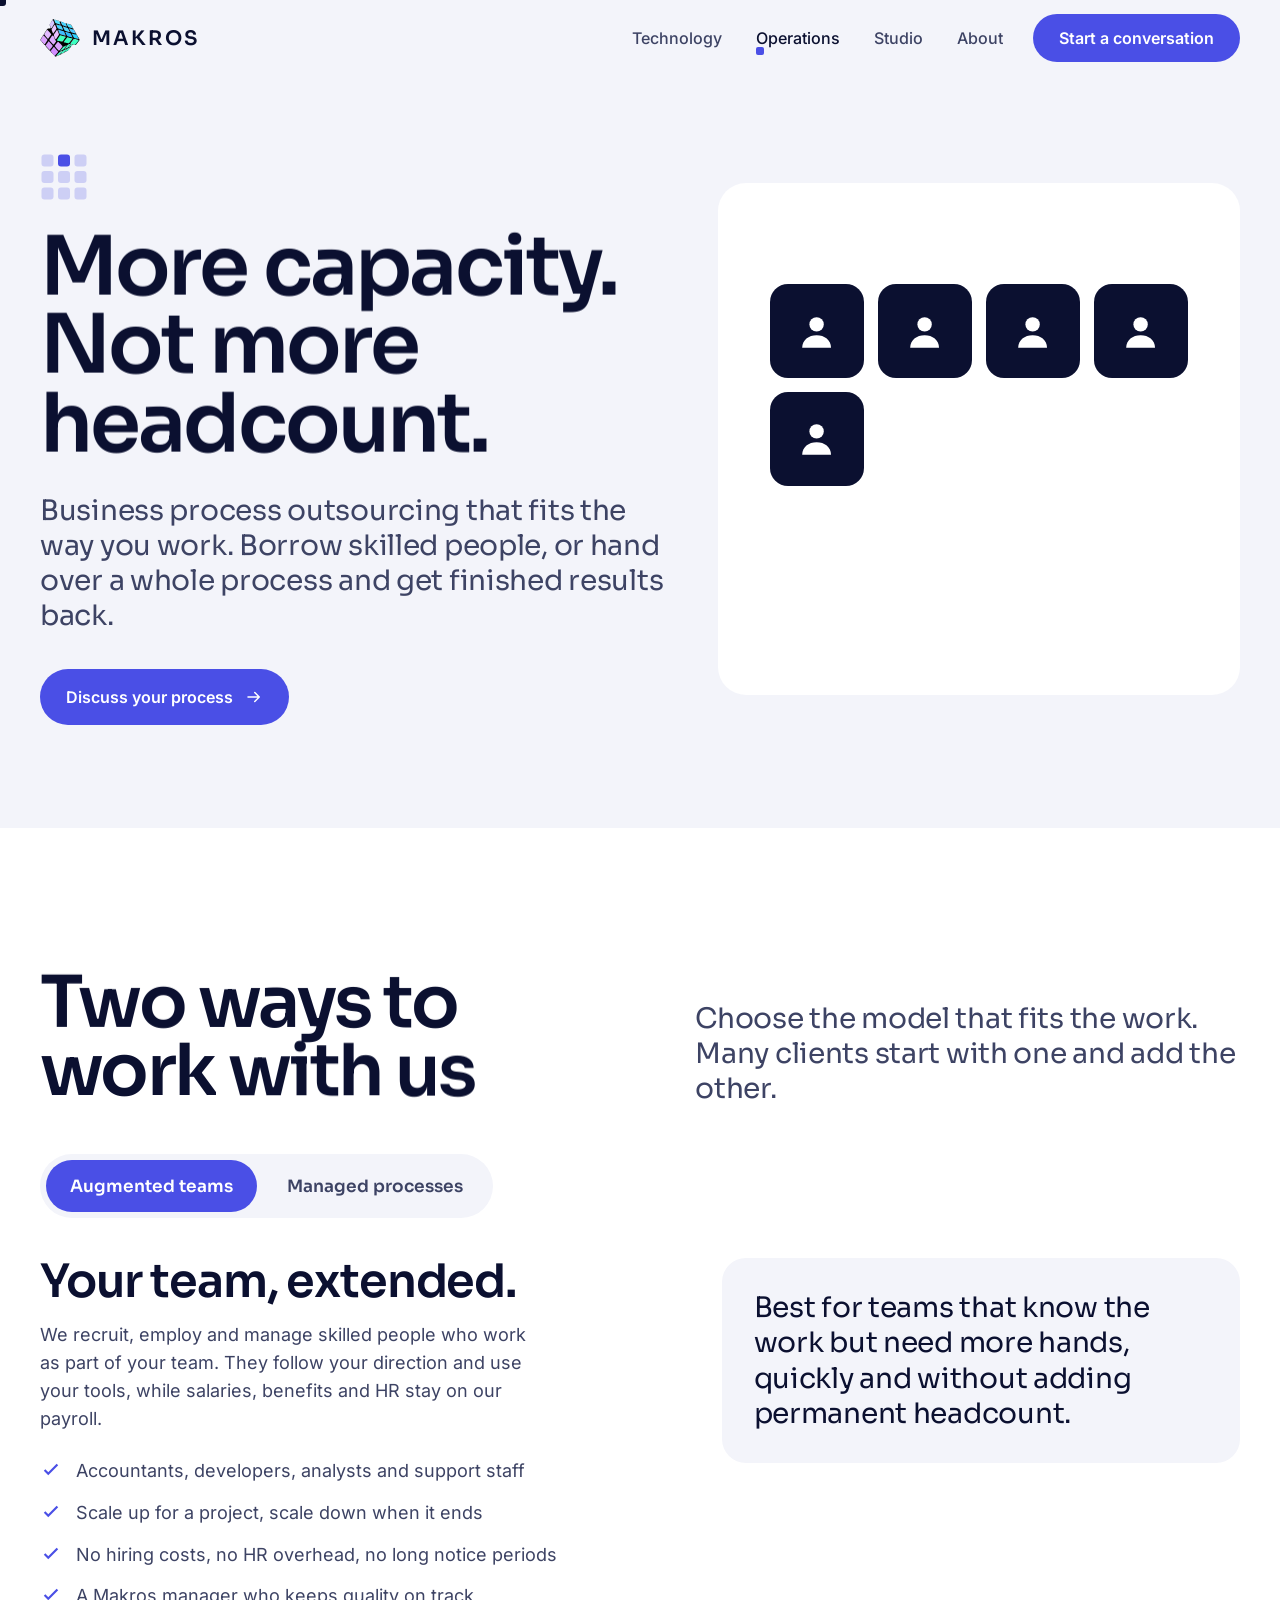
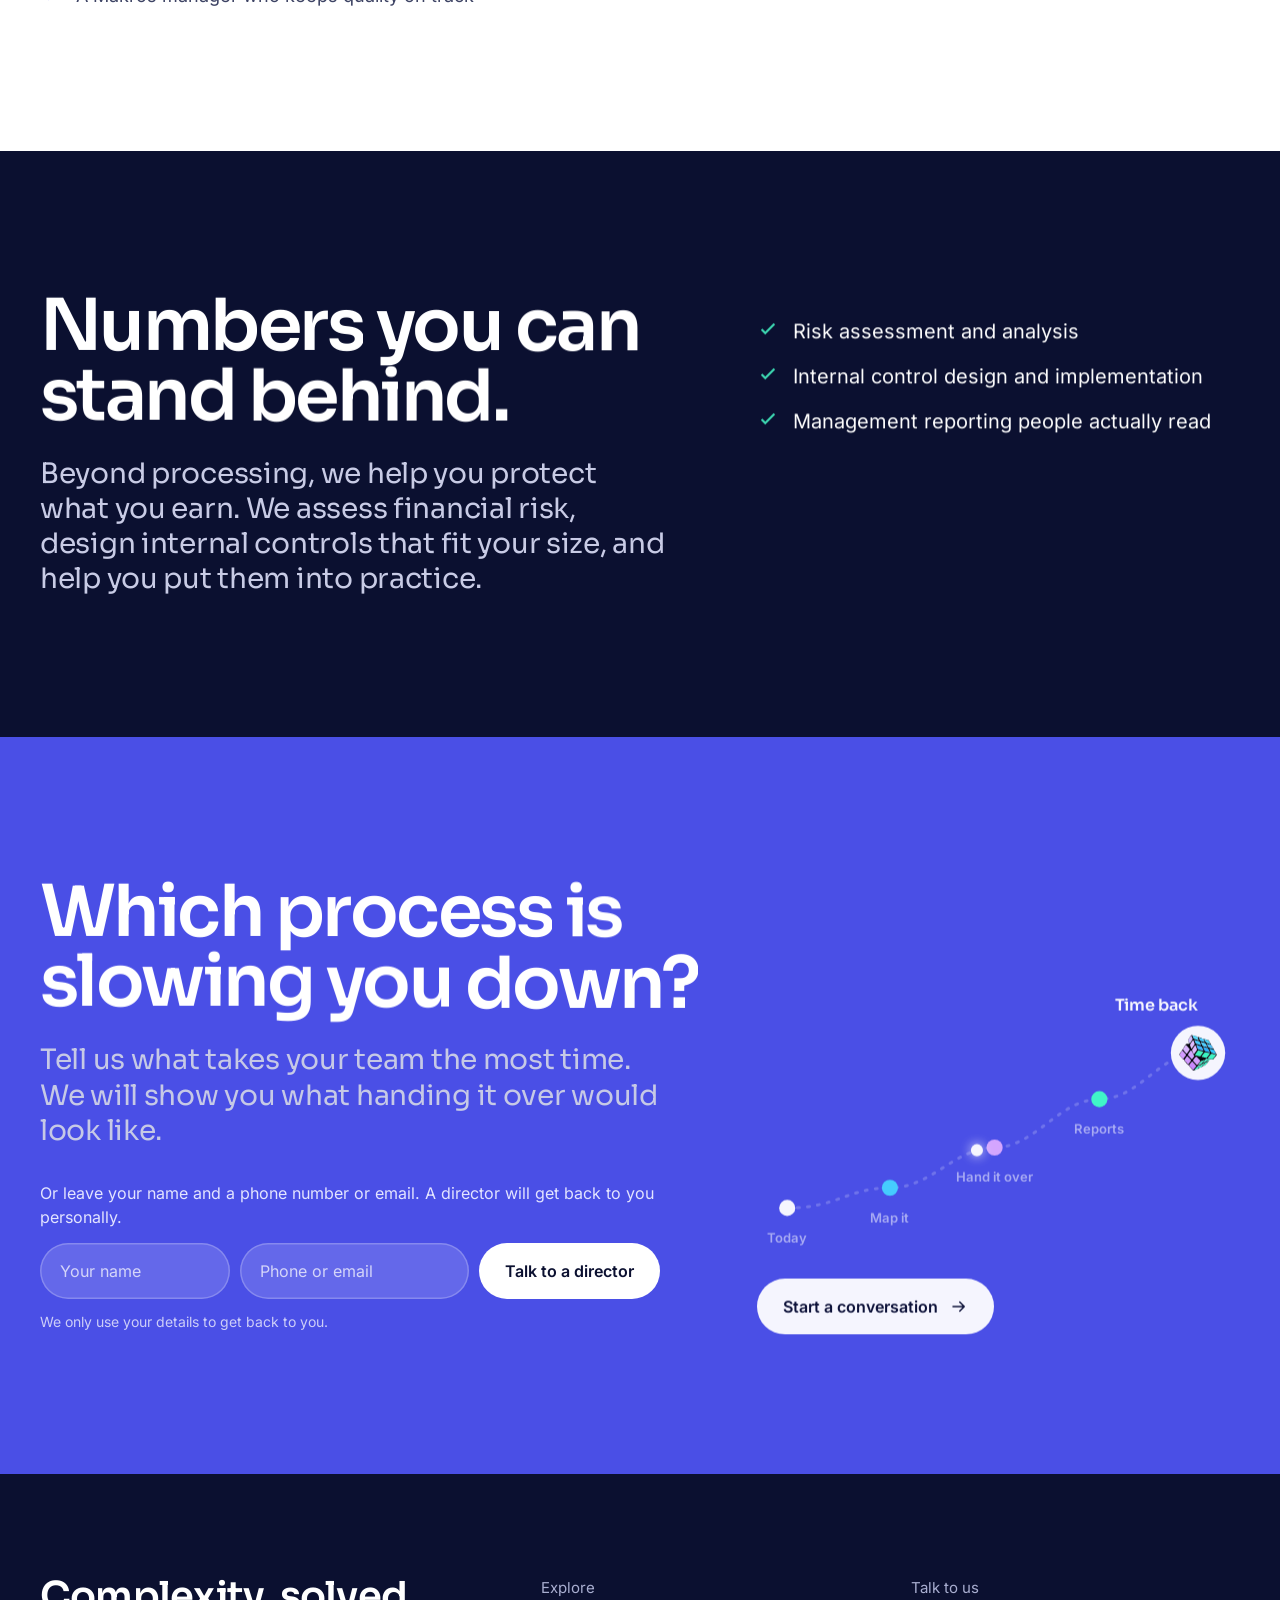
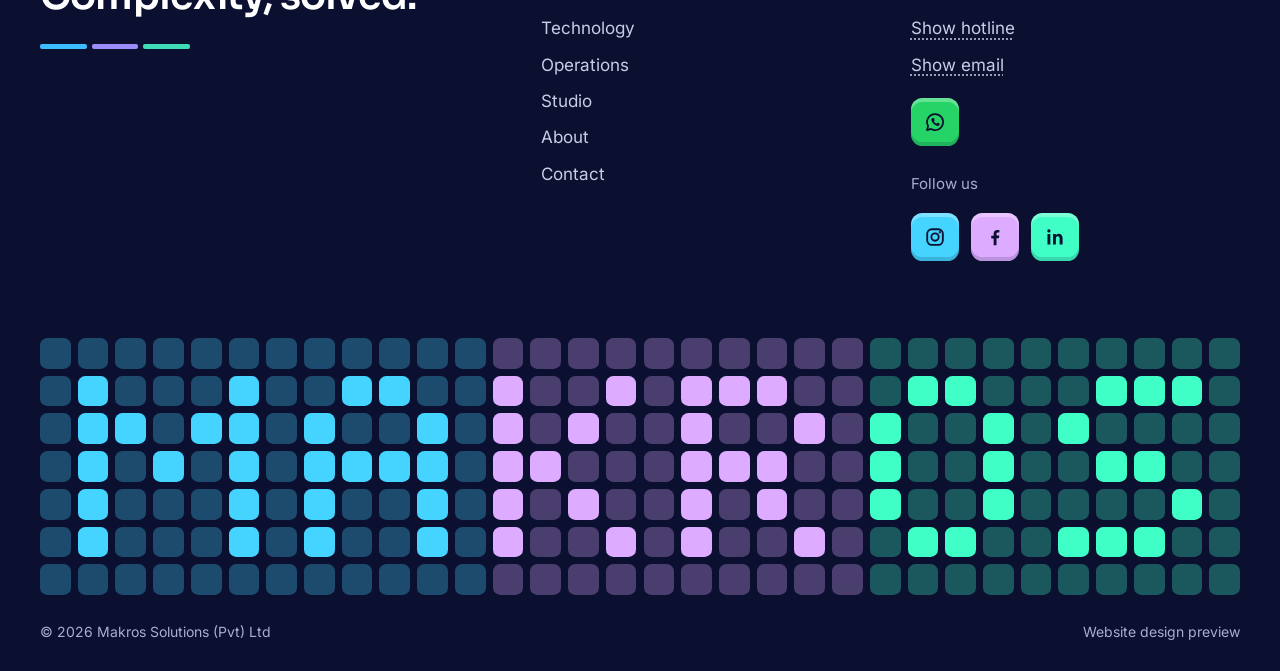
<file: operations.html>
<!doctype html>
<html lang="en">
<head>
<meta charset="utf-8">
<meta name="viewport" content="width=device-width,initial-scale=1,viewport-fit=cover">
<title>Operations | Makros Solutions</title>
<meta name="description" content="Business process outsourcing that fits the way you work. Borrow skilled people, or hand over a whole process like finance and get finished reports back.">
<!-- Preview site: keeps search engines from listing it. Delete this line when it becomes the real site. -->
<meta name="robots" content="noindex">
<meta name="theme-color" content="#F3F4FA">
<link rel="icon" href="assets/img/favicon.svg" type="image/svg+xml">
<link rel="apple-touch-icon" href="assets/img/touchicon.png">
<meta property="og:type" content="website">
<meta property="og:site_name" content="Makros Solutions">
<meta property="og:title" content="Operations | Makros Solutions">
<meta property="og:description" content="Business process outsourcing that fits the way you work. Borrow skilled people, or hand over a whole process like finance and get finished reports back.">
<meta property="og:image" content="https://makrossolutions.com/assets/img/share.png">
<meta property="og:image:width" content="1200">
<meta property="og:image:height" content="630">
<meta name="twitter:card" content="summary_large_image">
<link rel="preload" href="assets/fonts/sora-600.woff2" as="font" type="font/woff2" crossorigin>
<link rel="preload" href="assets/fonts/inter-400.woff2" as="font" type="font/woff2" crossorigin>
<link rel="stylesheet" href="assets/css/fonts.css?v=13">
<link rel="stylesheet" href="assets/css/site.css?v=18">
<link rel="stylesheet" href="assets/css/motion.css?v=13">
<script>try{if(sessionStorage.getItem('mkw')){document.documentElement.classList.add('arriving');sessionStorage.removeItem('mkw')}}catch(e){}</script>
<link rel="canonical" href="https://makrossolutions.com/operations">
<meta property="og:url" content="https://makrossolutions.com/operations">
</head>
<body data-page="operations">
<svg width="0" height="0" style="position:absolute" aria-hidden="true">
<defs>
<symbol id="mkS" viewBox="14 14 92 104"><polygon points="60,18 101.57,42 101.57,90 60,114 18.43,90 18.43,42" fill="#0B1030" stroke="#0B1030" stroke-width="3" stroke-linejoin="round"/><polygon points="60,19.68 98.66,42 60,64.32 21.34,42" fill="#1E9BE6"/><polygon points="19.88,44.52 58.54,66.84 58.54,111.48 19.88,89.16" fill="#7563EE"/><polygon points="61.45,66.84 100.11,44.52 100.11,89.16 61.45,111.48" fill="#17A985"/></symbol>
<symbol id="mkW" viewBox="14 14 92 104"><polygon points="60,19.68 98.66,42 60,64.32 21.34,42" fill="#3BBDFF"/><polygon points="19.88,44.52 58.54,66.84 58.54,111.48 19.88,89.16" fill="#9A8CFA"/><polygon points="61.45,66.84 100.11,44.52 100.11,89.16 61.45,111.48" fill="#3FDDB5"/></symbol>
<symbol id="t1" viewBox="0 0 32 32"><rect x="1" y="1" width="8" height="8" rx="2" fill="currentColor"/><g fill="currentColor" opacity=".22"><rect x="12" y="1" width="8" height="8" rx="2"/><rect x="23" y="1" width="8" height="8" rx="2"/><rect x="1" y="12" width="8" height="8" rx="2"/><rect x="12" y="12" width="8" height="8" rx="2"/><rect x="23" y="12" width="8" height="8" rx="2"/><rect x="1" y="23" width="8" height="8" rx="2"/><rect x="12" y="23" width="8" height="8" rx="2"/><rect x="23" y="23" width="8" height="8" rx="2"/></g></symbol>
<symbol id="t2" viewBox="0 0 32 32"><rect x="12" y="1" width="8" height="8" rx="2" fill="currentColor"/><g fill="currentColor" opacity=".22"><rect x="1" y="1" width="8" height="8" rx="2"/><rect x="23" y="1" width="8" height="8" rx="2"/><rect x="1" y="12" width="8" height="8" rx="2"/><rect x="12" y="12" width="8" height="8" rx="2"/><rect x="23" y="12" width="8" height="8" rx="2"/><rect x="1" y="23" width="8" height="8" rx="2"/><rect x="12" y="23" width="8" height="8" rx="2"/><rect x="23" y="23" width="8" height="8" rx="2"/></g></symbol>
<symbol id="t3" viewBox="0 0 32 32"><rect x="23" y="1" width="8" height="8" rx="2" fill="currentColor"/><g fill="currentColor" opacity=".22"><rect x="1" y="1" width="8" height="8" rx="2"/><rect x="12" y="1" width="8" height="8" rx="2"/><rect x="1" y="12" width="8" height="8" rx="2"/><rect x="12" y="12" width="8" height="8" rx="2"/><rect x="23" y="12" width="8" height="8" rx="2"/><rect x="1" y="23" width="8" height="8" rx="2"/><rect x="12" y="23" width="8" height="8" rx="2"/><rect x="23" y="23" width="8" height="8" rx="2"/></g></symbol>
<symbol id="arrow" viewBox="0 0 24 24"><path d="M4 12h15M13 6l6 6-6 6" fill="none" stroke="currentColor" stroke-width="2" stroke-linecap="round" stroke-linejoin="round"/></symbol>
<symbol id="tick" viewBox="0 0 24 24"><path d="M5 12l4 4 10-10"/></symbol>
<symbol id="personI" viewBox="0 0 24 24"><circle cx="12" cy="8" r="4"/><path d="M4 21c0-4.4 3.6-7 8-7s8 2.6 8 7z"/></symbol>
</defs>
</svg>

<div id="cursor" aria-hidden="true"></div>
<div id="wipe" aria-hidden="true">
<i style="--k:0;background:#1E9BE6"></i><i style="--k:1;background:#7563EE"></i><i style="--k:2;background:#17A985"></i>
<i style="--k:1;background:#7563EE"></i><i style="--k:2;background:#0B1030"></i><i style="--k:3;background:#1E9BE6"></i>
<i style="--k:2;background:#17A985"></i><i style="--k:3;background:#1E9BE6"></i><i style="--k:4;background:#7563EE"></i>
</div>

<header class="bar" id="bar">
<div class="wrap barRow">
<a class="brand" href="./" aria-label="Makros home"><img src="assets/img/mks-logo.svg" alt="" width="40" height="38"><b>MAKROS</b></a>
<button class="menuBtn" id="menuBtn" type="button" aria-expanded="false" aria-controls="nav" aria-label="Open menu"><span></span><span></span><span></span></button>
<nav class="nav" id="nav" aria-label="Main">
<a class="nl" href="technology"><span><span data-t="Technology">Technology</span></span></a>
<a class="nl" href="operations" aria-current="page"><span><span data-t="Operations">Operations</span></span></a>
<a class="nl" href="studio"><span><span data-t="Studio">Studio</span></span></a>
<a class="nl" href="about"><span><span data-t="About">About</span></span></a>
<a class="btn mag" href="contact">Start a conversation</a>
</nav>
</div>
</header>

<main>
<section class="wrap pHero" aria-labelledby="h-o">
<div><svg aria-hidden="true" style="width:48px;height:48px;color:#4A4FE6"><use href="#t2"/></svg><h1 class="l split" id="h-o" style="margin-top:20px">More capacity. Not more headcount.</h1><p class="mid ink2 r">Business process outsourcing that fits the way you work. Borrow skilled people, or hand over a whole process and get finished results back.</p><a class="btn mag r" href="contact">Discuss your process <svg aria-hidden="true"><use href="#arrow"/></svg></a></div>
<div class="pVis r">
<div class="teamGrid" role="img" aria-label="Your team, with Makros people joining one by one">
<span class="pp you"><svg><use href="#personI"/></svg></span><span class="pp you"><svg><use href="#personI"/></svg></span><span class="pp you"><svg><use href="#personI"/></svg></span><span class="pp you"><svg><use href="#personI"/></svg></span><span class="pp you"><svg><use href="#personI"/></svg></span>
<span class="pp add" style="animation-delay:.2s"><svg><use href="#personI"/></svg></span><span class="pp add" style="animation-delay:.5s"><svg><use href="#personI"/></svg></span><span class="pp add" style="animation-delay:.8s"><svg><use href="#personI"/></svg></span><span class="pp add" style="animation-delay:1.1s"><svg><use href="#personI"/></svg></span><span class="pp add" style="animation-delay:1.4s"><svg><use href="#personI"/></svg></span><span class="pp add" style="animation-delay:1.7s"><svg><use href="#personI"/></svg></span><span class="pp add" style="animation-delay:2s"><svg><use href="#personI"/></svg></span>
</div>
</div>
</section>

<section class="sec field-paper" aria-labelledby="h-o1">
<div class="wrap">
<div class="secHead"><h2 class="l split" id="h-o1">Two ways to work with us</h2><p class="mid ink2 r">Choose the model that fits the work. Many clients start with one and add the other.</p></div>
<div class="toggle" role="tablist" id="opsToggle" aria-label="Engagement models" style="background:var(--ground)">
<span class="pill" aria-hidden="true"></span>
<button type="button" role="tab" id="op-aug" data-k="aug" aria-selected="true" aria-controls="opsPanel">Augmented teams</button>
<button type="button" role="tab" id="op-man" data-k="man" aria-selected="false" aria-controls="opsPanel" tabindex="-1">Managed processes</button>
</div>
<div class="model" id="opsPanel" role="tabpanel" aria-labelledby="op-aug"></div>
</div>
</section>

<section class="sec field-ink" aria-labelledby="h-o2">
<div class="wrap closeGrid" style="align-items:start">
<div><h2 class="l split" id="h-o2">Numbers you can stand behind.</h2><p class="mid ink2 r">Beyond processing, we help you protect what you earn. We assess financial risk, design internal controls that fit your size, and help you put them into practice.</p></div>
<ul class="ticks r" style="font-size:20px">
<li style="--i:0;color:#fff"><svg aria-hidden="true" style="stroke:#3FDDB5"><use href="#tick"/></svg>Risk assessment and analysis</li>
<li style="--i:1;color:#fff"><svg aria-hidden="true" style="stroke:#3FDDB5"><use href="#tick"/></svg>Internal control design and implementation</li>
<li style="--i:2;color:#fff"><svg aria-hidden="true" style="stroke:#3FDDB5"><use href="#tick"/></svg>Management reporting people actually read</li>
</ul>
</div>
</section>

<section class="sec field-accent" aria-labelledby="h-o3">
<div class="wrap closeGrid"><div><h2 class="l split" id="h-o3">Which process is slowing you down?</h2><p class="mid ink2 r">Tell us what takes your team the most time. We will show you what handing it over would look like.</p></div><div class="r"><figure class="bigPic" aria-hidden="true"><svg viewBox="0 0 480 250"><path id="bpope" d="M30 206 C 80 206, 90 186, 132 186 S 196 146, 236 146 S 300 98, 340 98 S 400 52, 438 52" fill="none" stroke="rgba(255,255,255,.22)" stroke-width="3" stroke-dasharray="2 8" stroke-linecap="round"/><path d="M30 206 C 80 206, 90 186, 132 186 S 196 146, 236 146 S 300 98, 340 98 S 400 52, 438 52" class="bpLine" pathLength="100" fill="none" stroke="#fff" stroke-width="3" stroke-linecap="round"/><g class="bpN" style="--i:0"><circle cx="30" cy="206" r="16" class="bpHalo" fill="#FFFFFF"/><circle cx="30" cy="206" r="8" class="bpDot" fill="#FFFFFF"/></g><text x="30" y="240" text-anchor="middle" class="bpL" style="--i:0">Today</text><g class="bpN" style="--i:1"><circle cx="132" cy="186" r="16" class="bpHalo" fill="#45D4FF"/><circle cx="132" cy="186" r="8" class="bpDot" fill="#45D4FF"/></g><text x="132" y="220" text-anchor="middle" class="bpL" style="--i:1">Map it</text><g class="bpN" style="--i:2"><circle cx="236" cy="146" r="16" class="bpHalo" fill="#DDABFF"/><circle cx="236" cy="146" r="8" class="bpDot" fill="#DDABFF"/></g><text x="236" y="180" text-anchor="middle" class="bpL" style="--i:2">Hand it over</text><g class="bpN" style="--i:3"><circle cx="340" cy="98" r="16" class="bpHalo" fill="#40FFC6"/><circle cx="340" cy="98" r="8" class="bpDot" fill="#40FFC6"/></g><text x="340" y="132" text-anchor="middle" class="bpL" style="--i:3">Reports</text><g class="bpEnd"><circle cx="438" cy="52" r="30" class="bpRing" fill="none" stroke="#fff" stroke-width="2"/><circle cx="438" cy="52" r="30" class="bpRing r2" fill="none" stroke="#45D4FF" stroke-width="2"/><circle cx="438" cy="52" r="27" fill="#fff"/><image href="assets/img/mks-logo.svg" x="419" y="34" width="38" height="36"/></g><text x="438" y="10" text-anchor="end" class="bpEndL">Time back</text><circle r="6" fill="#fff" class="bpRunner"><animateMotion dur="6s" repeatCount="indefinite" keyPoints="0;1;1" keyTimes="0;.68;1" calcMode="linear"><mpath href="#bpope"/></animateMotion></circle></svg></figure><a class="btn light mag" href="contact">Start a conversation <svg aria-hidden="true"><use href="#arrow"/></svg></a></div></div>
</section>
</main>

<footer class="foot" id="foot">
<div class="wrap">
<div class="footTop">
<div><h2>Complexity, solved.</h2><div class="tileLine"><i style="background:#3BBDFF"></i><i style="background:#9A8CFA"></i><i style="background:#3FDDB5"></i></div></div>
<div class="col"><p>Explore</p><a href="technology">Technology</a><a href="operations">Operations</a><a href="studio">Studio</a><a href="about">About</a><a href="contact">Contact</a></div>
<div class="col"><p>Talk to us</p><a class="rv" href="#" data-k="phone" data-t="t">Show hotline</a><a class="rv" href="#" data-k="hello" data-t="m">Show email</a><div class="socRow waRow"><a class="soc" href="https://wa.me/94773000904" target="_blank" rel="noopener" aria-label="WhatsApp Makros" title="WhatsApp" style="--c:#25D366"><span class="socBox"><span class="socF"><svg viewBox="0 0 24 24" aria-hidden="true"><path d="M12 3.3a8.7 8.7 0 0 0-7.5 13.1L3.3 20.7l4.4-1.2A8.7 8.7 0 1 0 12 3.3z" fill="none" stroke="currentColor" stroke-width="1.9" stroke-linejoin="round"/><path fill="currentColor" d="M9.2 7.9c.2-.4.4-.4.6-.4h.5c.2 0 .4 0 .5.4l.7 1.7c.1.2 0 .4-.1.6l-.5.6c-.1.1-.2.3 0 .5.6 1 1.4 1.8 2.4 2.4.2.1.4.1.5 0l.6-.7c.2-.2.4-.2.6-.1l1.6.8c.2.1.4.2.4.4 0 .5-.2 1.2-.7 1.6-.5.4-1.2.6-1.9.5-1.4-.3-2.9-1.1-4.1-2.3s-2-2.6-2.3-4c-.1-.7.1-1.4.6-2z"/></svg></span><span class="socT"><svg viewBox="0 0 24 24" aria-hidden="true"><path d="M12 3.3a8.7 8.7 0 0 0-7.5 13.1L3.3 20.7l4.4-1.2A8.7 8.7 0 1 0 12 3.3z" fill="none" stroke="currentColor" stroke-width="1.9" stroke-linejoin="round"/><path fill="currentColor" d="M9.2 7.9c.2-.4.4-.4.6-.4h.5c.2 0 .4 0 .5.4l.7 1.7c.1.2 0 .4-.1.6l-.5.6c-.1.1-.2.3 0 .5.6 1 1.4 1.8 2.4 2.4.2.1.4.1.5 0l.6-.7c.2-.2.4-.2.6-.1l1.6.8c.2.1.4.2.4.4 0 .5-.2 1.2-.7 1.6-.5.4-1.2.6-1.9.5-1.4-.3-2.9-1.1-4.1-2.3s-2-2.6-2.3-4c-.1-.7.1-1.4.6-2z"/></svg></span></span></a></div><p class="followP">Follow us</p><div class="socRow"><a class="soc" href="https://www.instagram.com/makros.solutions/" target="_blank" rel="noopener" aria-label="Makros on Instagram" title="Instagram" style="--c:#45D4FF"><span class="socBox"><span class="socF"><svg viewBox="0 0 24 24" aria-hidden="true"><rect x="3.5" y="3.5" width="17" height="17" rx="5" fill="none" stroke="currentColor" stroke-width="2"/><circle cx="12" cy="12" r="4" fill="none" stroke="currentColor" stroke-width="2"/><circle cx="17.2" cy="6.8" r="1.25" fill="currentColor"/></svg></span><span class="socT"><svg viewBox="0 0 24 24" aria-hidden="true"><rect x="3.5" y="3.5" width="17" height="17" rx="5" fill="none" stroke="currentColor" stroke-width="2"/><circle cx="12" cy="12" r="4" fill="none" stroke="currentColor" stroke-width="2"/><circle cx="17.2" cy="6.8" r="1.25" fill="currentColor"/></svg></span></span></a><a class="soc" href="https://www.facebook.com/makrossolutions" target="_blank" rel="noopener" aria-label="Makros on Facebook" title="Facebook" style="--c:#DDABFF"><span class="socBox"><span class="socF"><svg viewBox="0 0 24 24" aria-hidden="true"><path fill="currentColor" d="M13.6 21v-7.6h2.6l.4-3h-3V8.5c0-.9.3-1.5 1.5-1.5h1.6V4.4c-.3 0-1.2-.1-2.3-.1-2.3 0-3.9 1.4-3.9 4v2.2H7.9v3h2.6V21z"/></svg></span><span class="socT"><svg viewBox="0 0 24 24" aria-hidden="true"><path fill="currentColor" d="M13.6 21v-7.6h2.6l.4-3h-3V8.5c0-.9.3-1.5 1.5-1.5h1.6V4.4c-.3 0-1.2-.1-2.3-.1-2.3 0-3.9 1.4-3.9 4v2.2H7.9v3h2.6V21z"/></svg></span></span></a><a class="soc" href="https://www.linkedin.com/company/makros-solutions-pvt-limited/" target="_blank" rel="noopener" aria-label="Makros on LinkedIn" title="LinkedIn" style="--c:#40FFC6"><span class="socBox"><span class="socF"><svg viewBox="0 0 24 24" aria-hidden="true"><path fill="currentColor" d="M6.9 8.7H3.8V20h3.1zM5.35 3.6a1.8 1.8 0 1 0 0 3.6 1.8 1.8 0 0 0 0-3.6zM20.2 13.4c0-3.1-1.7-4.9-4.3-4.9-1.6 0-2.6.9-3 1.6V8.7H9.8V20h3.1v-5.9c0-1.5.4-2.9 2.2-2.9 1.8 0 1.9 1.7 1.9 3V20h3.2z"/></svg></span><span class="socT"><svg viewBox="0 0 24 24" aria-hidden="true"><path fill="currentColor" d="M6.9 8.7H3.8V20h3.1zM5.35 3.6a1.8 1.8 0 1 0 0 3.6 1.8 1.8 0 0 0 0-3.6zM20.2 13.4c0-3.1-1.7-4.9-4.3-4.9-1.6 0-2.6.9-3 1.6V8.7H9.8V20h3.1v-5.9c0-1.5.4-2.9 2.2-2.9 1.8 0 1.9 1.7 1.9 3V20h3.2z"/></svg></span></span></a></div></div>
</div>
<div class="tileWall" id="tileWall" role="img" aria-label="A wall of Makros tiles that scrambles, then sorts itself to spell MAKROS"></div>
<div class="fine"><span>© 2026 Makros Solutions (Pvt) Ltd</span><span>Website design preview</span></div>
</div>
</footer>
<button class="toTop" id="toTop" type="button" aria-label="Back to top"><svg class="ring" viewBox="0 0 48 48" aria-hidden="true"><circle cx="24" cy="24" r="22"/><circle class="prog" cx="24" cy="24" r="22" pathLength="100"/></svg><svg class="up" viewBox="0 0 24 24" aria-hidden="true"><path d="M12 19V5M6 11l6-6 6 6"/></svg></button>

<script src="assets/vendor/gsap.min.js"></script>
<script src="assets/vendor/ScrollTrigger.min.js"></script>
<script src="assets/vendor/lenis.min.js"></script>
<script src="assets/js/site.js?v=16"></script>
</body>
</html>
</file>
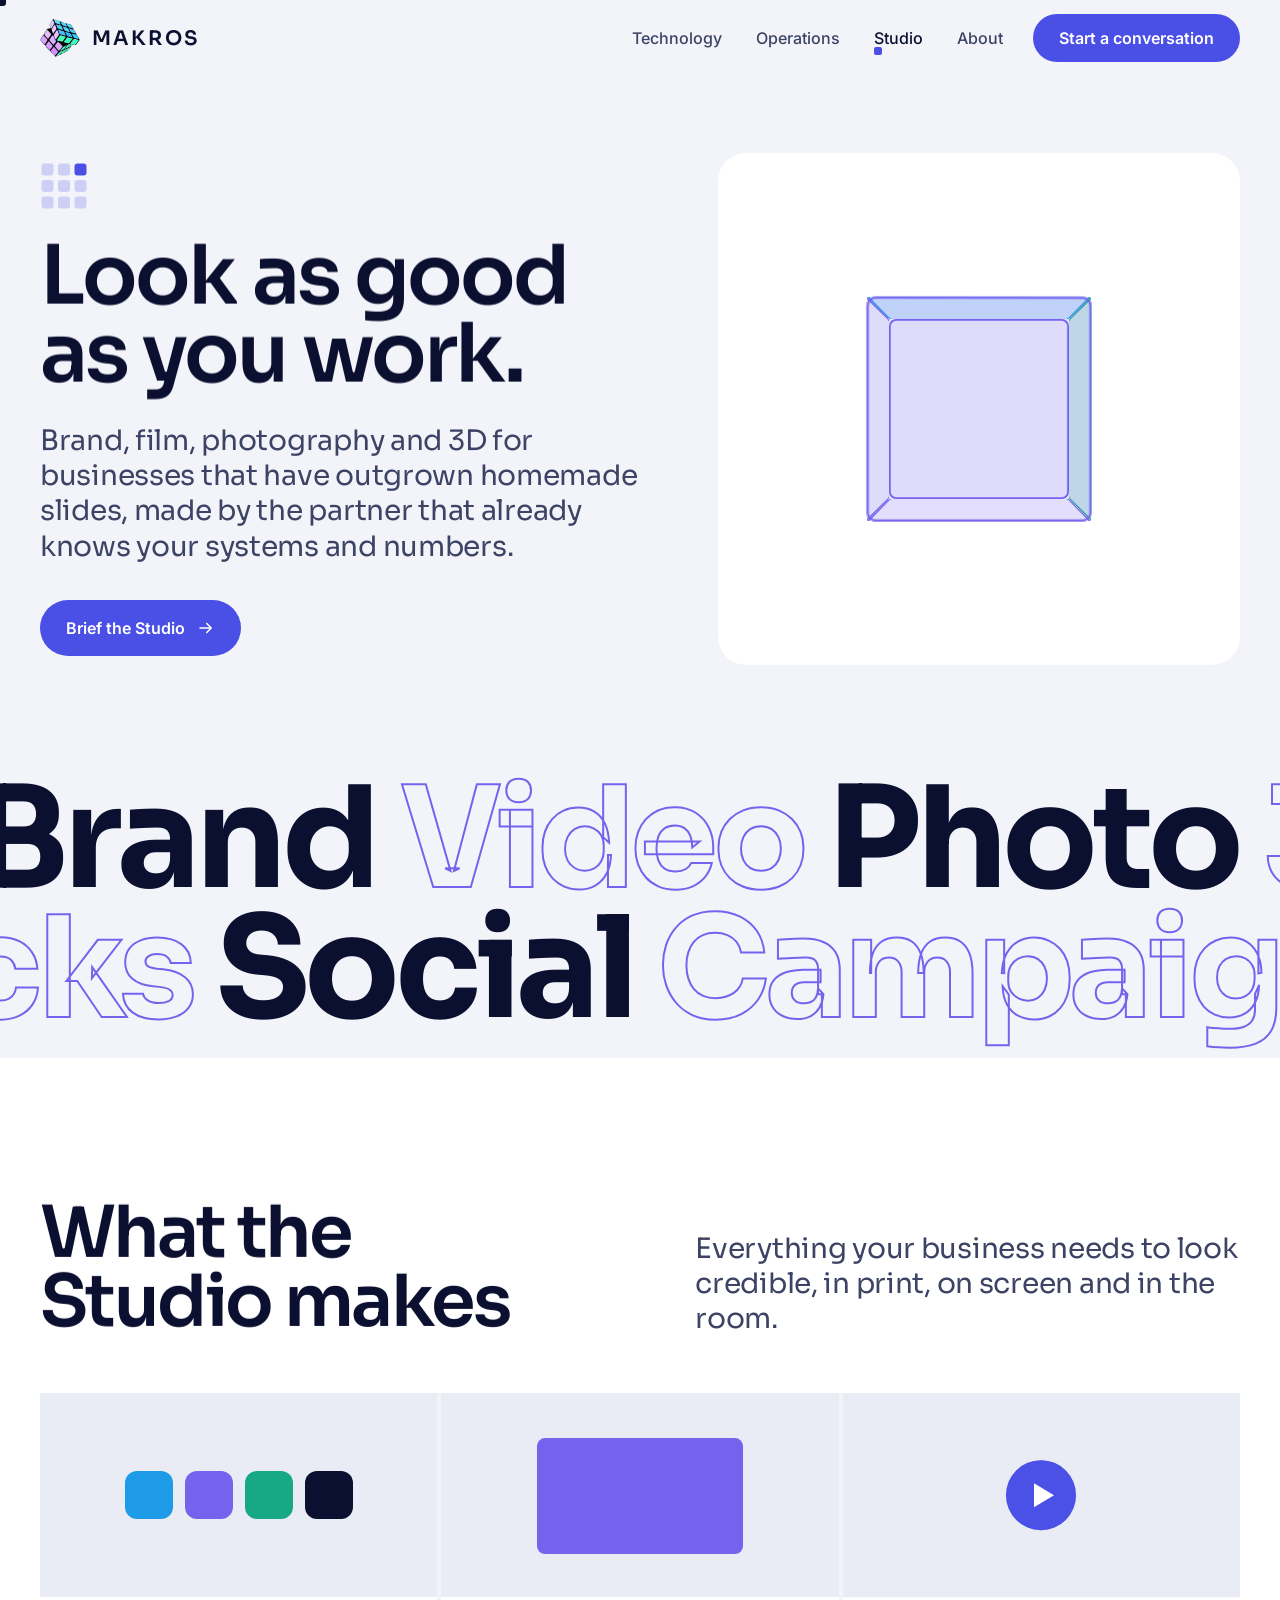
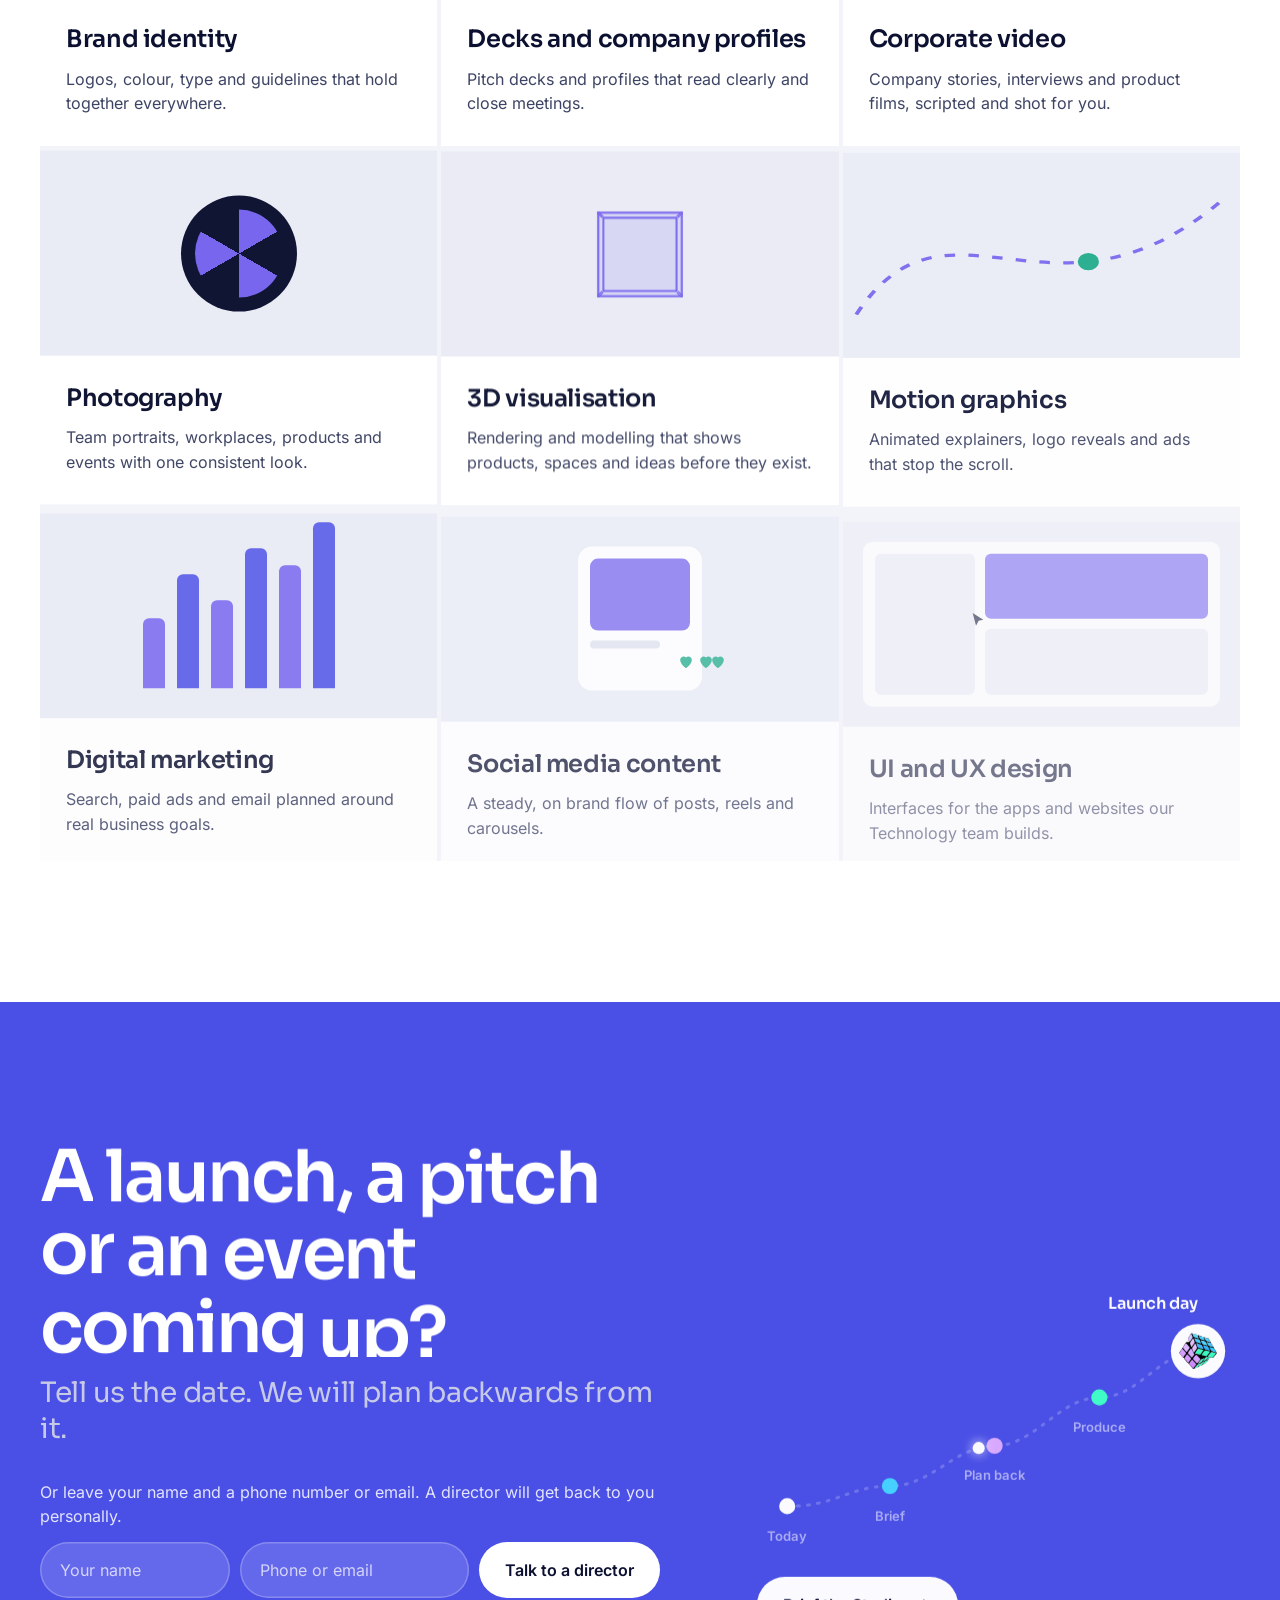
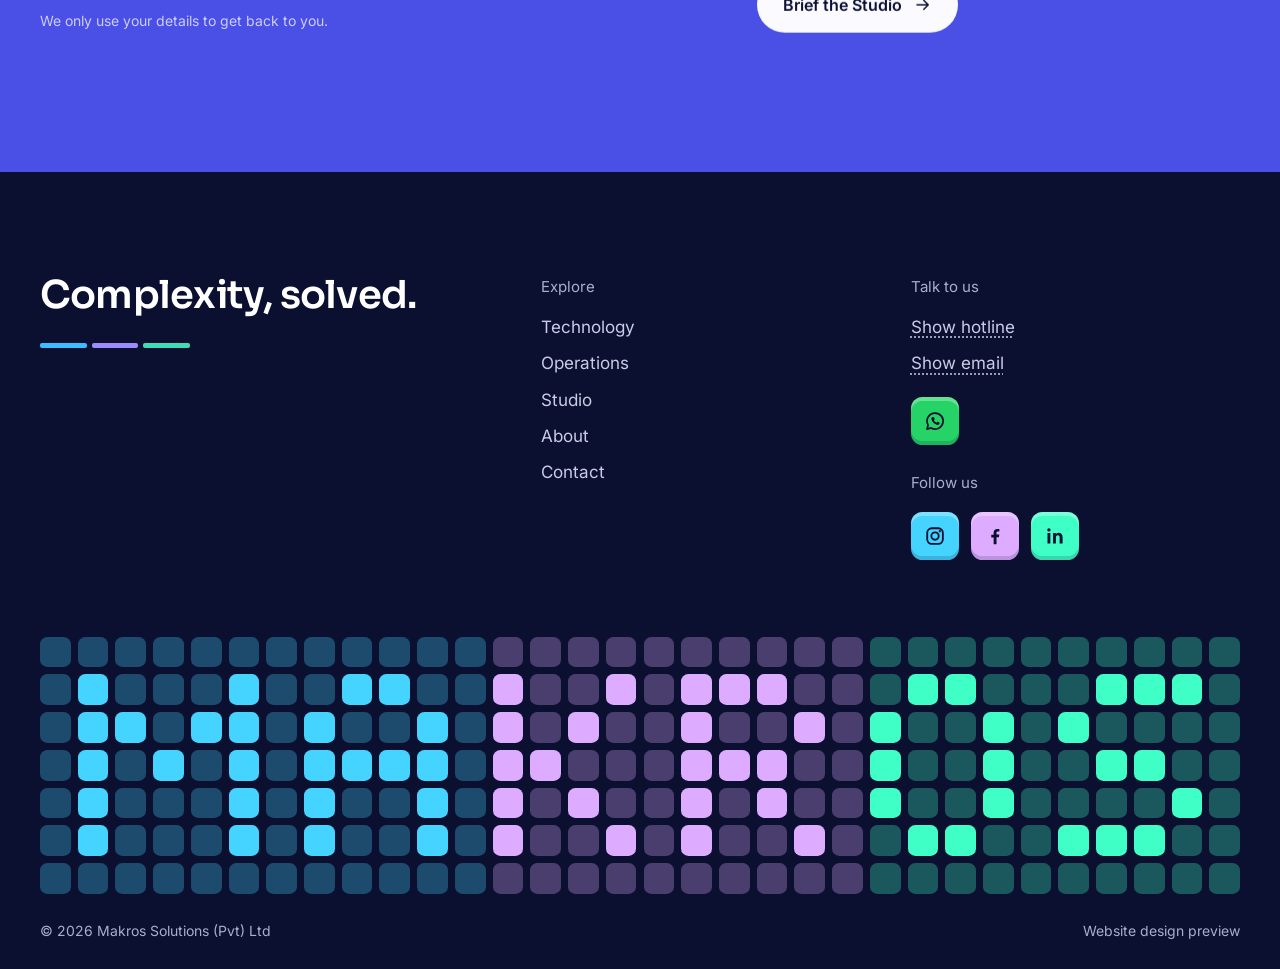
<file: studio.html>
<!doctype html>
<html lang="en">
<head>
<meta charset="utf-8">
<meta name="viewport" content="width=device-width,initial-scale=1,viewport-fit=cover">
<title>Studio | Makros Solutions</title>
<meta name="description" content="Brand, film, photography, 3D and digital marketing for businesses that have outgrown homemade slides, from Makros Studio.">
<!-- Preview site: keeps search engines from listing it. Delete this line when it becomes the real site. -->
<meta name="robots" content="noindex">
<meta name="theme-color" content="#F3F4FA">
<link rel="icon" href="assets/img/favicon.svg" type="image/svg+xml">
<link rel="apple-touch-icon" href="assets/img/touchicon.png">
<meta property="og:type" content="website">
<meta property="og:site_name" content="Makros Solutions">
<meta property="og:title" content="Studio | Makros Solutions">
<meta property="og:description" content="Brand, film, photography, 3D and digital marketing for businesses that have outgrown homemade slides, from Makros Studio.">
<meta property="og:image" content="https://makrossolutions.com/assets/img/share.png">
<meta property="og:image:width" content="1200">
<meta property="og:image:height" content="630">
<meta name="twitter:card" content="summary_large_image">
<link rel="preload" href="assets/fonts/sora-600.woff2" as="font" type="font/woff2" crossorigin>
<link rel="preload" href="assets/fonts/inter-400.woff2" as="font" type="font/woff2" crossorigin>
<link rel="stylesheet" href="assets/css/fonts.css?v=13">
<link rel="stylesheet" href="assets/css/site.css?v=18">
<link rel="stylesheet" href="assets/css/motion.css?v=13">
<script>try{if(sessionStorage.getItem('mkw')){document.documentElement.classList.add('arriving');sessionStorage.removeItem('mkw')}}catch(e){}</script>
<link rel="canonical" href="https://makrossolutions.com/studio">
<meta property="og:url" content="https://makrossolutions.com/studio">
</head>
<body data-page="studio">
<svg width="0" height="0" style="position:absolute" aria-hidden="true">
<defs>
<symbol id="mkS" viewBox="14 14 92 104"><polygon points="60,18 101.57,42 101.57,90 60,114 18.43,90 18.43,42" fill="#0B1030" stroke="#0B1030" stroke-width="3" stroke-linejoin="round"/><polygon points="60,19.68 98.66,42 60,64.32 21.34,42" fill="#1E9BE6"/><polygon points="19.88,44.52 58.54,66.84 58.54,111.48 19.88,89.16" fill="#7563EE"/><polygon points="61.45,66.84 100.11,44.52 100.11,89.16 61.45,111.48" fill="#17A985"/></symbol>
<symbol id="mkW" viewBox="14 14 92 104"><polygon points="60,19.68 98.66,42 60,64.32 21.34,42" fill="#3BBDFF"/><polygon points="19.88,44.52 58.54,66.84 58.54,111.48 19.88,89.16" fill="#9A8CFA"/><polygon points="61.45,66.84 100.11,44.52 100.11,89.16 61.45,111.48" fill="#3FDDB5"/></symbol>
<symbol id="t1" viewBox="0 0 32 32"><rect x="1" y="1" width="8" height="8" rx="2" fill="currentColor"/><g fill="currentColor" opacity=".22"><rect x="12" y="1" width="8" height="8" rx="2"/><rect x="23" y="1" width="8" height="8" rx="2"/><rect x="1" y="12" width="8" height="8" rx="2"/><rect x="12" y="12" width="8" height="8" rx="2"/><rect x="23" y="12" width="8" height="8" rx="2"/><rect x="1" y="23" width="8" height="8" rx="2"/><rect x="12" y="23" width="8" height="8" rx="2"/><rect x="23" y="23" width="8" height="8" rx="2"/></g></symbol>
<symbol id="t2" viewBox="0 0 32 32"><rect x="12" y="1" width="8" height="8" rx="2" fill="currentColor"/><g fill="currentColor" opacity=".22"><rect x="1" y="1" width="8" height="8" rx="2"/><rect x="23" y="1" width="8" height="8" rx="2"/><rect x="1" y="12" width="8" height="8" rx="2"/><rect x="12" y="12" width="8" height="8" rx="2"/><rect x="23" y="12" width="8" height="8" rx="2"/><rect x="1" y="23" width="8" height="8" rx="2"/><rect x="12" y="23" width="8" height="8" rx="2"/><rect x="23" y="23" width="8" height="8" rx="2"/></g></symbol>
<symbol id="t3" viewBox="0 0 32 32"><rect x="23" y="1" width="8" height="8" rx="2" fill="currentColor"/><g fill="currentColor" opacity=".22"><rect x="1" y="1" width="8" height="8" rx="2"/><rect x="12" y="1" width="8" height="8" rx="2"/><rect x="1" y="12" width="8" height="8" rx="2"/><rect x="12" y="12" width="8" height="8" rx="2"/><rect x="23" y="12" width="8" height="8" rx="2"/><rect x="1" y="23" width="8" height="8" rx="2"/><rect x="12" y="23" width="8" height="8" rx="2"/><rect x="23" y="23" width="8" height="8" rx="2"/></g></symbol>
<symbol id="arrow" viewBox="0 0 24 24"><path d="M4 12h15M13 6l6 6-6 6" fill="none" stroke="currentColor" stroke-width="2" stroke-linecap="round" stroke-linejoin="round"/></symbol>
<symbol id="tick" viewBox="0 0 24 24"><path d="M5 12l4 4 10-10"/></symbol>
<symbol id="personI" viewBox="0 0 24 24"><circle cx="12" cy="8" r="4"/><path d="M4 21c0-4.4 3.6-7 8-7s8 2.6 8 7z"/></symbol>
</defs>
</svg>

<div id="cursor" aria-hidden="true"></div>
<div id="wipe" aria-hidden="true">
<i style="--k:0;background:#1E9BE6"></i><i style="--k:1;background:#7563EE"></i><i style="--k:2;background:#17A985"></i>
<i style="--k:1;background:#7563EE"></i><i style="--k:2;background:#0B1030"></i><i style="--k:3;background:#1E9BE6"></i>
<i style="--k:2;background:#17A985"></i><i style="--k:3;background:#1E9BE6"></i><i style="--k:4;background:#7563EE"></i>
</div>

<header class="bar" id="bar">
<div class="wrap barRow">
<a class="brand" href="./" aria-label="Makros home"><img src="assets/img/mks-logo.svg" alt="" width="40" height="38"><b>MAKROS</b></a>
<button class="menuBtn" id="menuBtn" type="button" aria-expanded="false" aria-controls="nav" aria-label="Open menu"><span></span><span></span><span></span></button>
<nav class="nav" id="nav" aria-label="Main">
<a class="nl" href="technology"><span><span data-t="Technology">Technology</span></span></a>
<a class="nl" href="operations"><span><span data-t="Operations">Operations</span></span></a>
<a class="nl" href="studio" aria-current="page"><span><span data-t="Studio">Studio</span></span></a>
<a class="nl" href="about"><span><span data-t="About">About</span></span></a>
<a class="btn mag" href="contact">Start a conversation</a>
</nav>
</div>
</header>

<main>
<section class="wrap pHero" aria-labelledby="h-s">
<div><svg aria-hidden="true" style="width:48px;height:48px;color:#4A4FE6"><use href="#t3"/></svg><h1 class="l split" id="h-s" style="margin-top:20px">Look as good as you work.</h1><p class="mid ink2 r">Brand, film, photography and 3D for businesses that have outgrown homemade slides, made by the partner that already knows your systems and numbers.</p><a class="btn mag r" href="contact">Brief the Studio <svg aria-hidden="true"><use href="#arrow"/></svg></a></div>
<div class="pVis r"><div class="scene3d" role="img" aria-label="A rotating three dimensional cube"><div class="c3"><span class="f1"></span><span class="f2"></span><span class="f3"></span><span class="f4"></span><span class="f5"></span><span class="f6"></span></div></div></div>
</section>
<div class="kin" aria-hidden="true">
<span class="rowK" data-drift="-1">Brand <span class="out">Video</span> Photo <span class="out">3D</span> Motion <span class="out">Brand</span> Video</span>
<span class="rowK" data-drift="1"><span class="out">Decks</span> Social <span class="out">Campaigns</span> UI <span class="out">Decks</span> Social</span>
</div>
<section class="sec field-paper" aria-labelledby="h-s1">
<div class="wrap">
<div class="secHead"><h2 class="l split" id="h-s1">What the Studio makes</h2><p class="mid ink2 r">Everything your business needs to look credible, in print, on screen and in the room.</p></div>
<div class="studioGrid">
<div class="sTile r"><div class="sVis vBrand" aria-hidden="true"><i style="background:#1E9BE6"></i><i style="background:#7563EE"></i><i style="background:#17A985"></i><i style="background:#0B1030"></i></div><div class="sTxt"><h3>Brand identity</h3><p>Logos, colour, type and guidelines that hold together everywhere.</p></div></div>
<div class="sTile r"><div class="sVis vDeck" aria-hidden="true"><i></i><i></i><i></i></div><div class="sTxt"><h3>Decks and company profiles</h3><p>Pitch decks and profiles that read clearly and close meetings.</p></div></div>
<div class="sTile r"><div class="sVis vVideo" aria-hidden="true"><span class="ring"></span><span class="ring r2"></span><span class="playB"></span></div><div class="sTxt"><h3>Corporate video</h3><p>Company stories, interviews and product films, scripted and shot for you.</p></div></div>
<div class="sTile r"><div class="sVis vPhoto" aria-hidden="true"><div class="ap"><i></i></div><span class="flash"></span></div><div class="sTxt"><h3>Photography</h3><p>Team portraits, workplaces, products and events with one consistent look.</p></div></div>
<div class="sTile r"><div class="sVis vThree" aria-hidden="true"><div class="mini3"><span class="m1"></span><span class="m2"></span><span class="m3"></span><span class="m4"></span><span class="m5"></span><span class="m6"></span></div></div><div class="sTxt"><h3>3D visualisation</h3><p>Rendering and modelling that shows products, spaces and ideas before they exist.</p></div></div>
<div class="sTile r"><div class="sVis vMotion" aria-hidden="true"><svg viewBox="0 0 300 190" preserveAspectRatio="none"><path class="dash" d="M10 150 C 80 20, 160 180, 290 40"/><circle r="8" fill="#17A985"><animateMotion dur="3s" repeatCount="indefinite" path="M10 150 C 80 20, 160 180, 290 40"/></circle></svg></div><div class="sTxt"><h3>Motion graphics</h3><p>Animated explainers, logo reveals and ads that stop the scroll.</p></div></div>
<div class="sTile r"><div class="sVis vMkt" aria-hidden="true"><i style="height:40%"></i><i style="height:65%"></i><i style="height:50%"></i><i style="height:80%"></i><i style="height:70%"></i><i style="height:95%"></i></div><div class="sTxt"><h3>Digital marketing</h3><p>Search, paid ads and email planned around real business goals.</p></div></div>
<div class="sTile r"><div class="sVis vSocial" aria-hidden="true"><div class="post"><span class="heart"><svg viewBox="0 0 24 24"><path d="M12 21s-7-4.5-7-10a4 4 0 017-2.6A4 4 0 0119 11c0 5.5-7 10-7 10z"/></svg></span><span class="heart h2"><svg viewBox="0 0 24 24"><path d="M12 21s-7-4.5-7-10a4 4 0 017-2.6A4 4 0 0119 11c0 5.5-7 10-7 10z"/></svg></span><span class="heart h3"><svg viewBox="0 0 24 24"><path d="M12 21s-7-4.5-7-10a4 4 0 017-2.6A4 4 0 0119 11c0 5.5-7 10-7 10z"/></svg></span></div></div><div class="sTxt"><h3>Social media content</h3><p>A steady, on brand flow of posts, reels and carousels.</p></div></div>
<div class="sTile r"><div class="sVis vUI" aria-hidden="true"><div class="win"><i></i><i></i><i></i><span class="cursorI"><svg viewBox="0 0 24 24"><path d="M4 2l16 10-7 1.5L9 21z"/></svg></span></div></div><div class="sTxt"><h3>UI and UX design</h3><p>Interfaces for the apps and websites our Technology team builds.</p></div></div>
</div>
</div>
</section>
<section class="sec field-accent" aria-labelledby="h-s2">
<div class="wrap closeGrid"><div><h2 class="l split" id="h-s2">A launch, a pitch or an event coming up?</h2><p class="mid ink2 r">Tell us the date. We will plan backwards from it.</p></div><div class="r"><figure class="bigPic" aria-hidden="true"><svg viewBox="0 0 480 250"><path id="bpstu" d="M30 206 C 80 206, 90 186, 132 186 S 196 146, 236 146 S 300 98, 340 98 S 400 52, 438 52" fill="none" stroke="rgba(255,255,255,.22)" stroke-width="3" stroke-dasharray="2 8" stroke-linecap="round"/><path d="M30 206 C 80 206, 90 186, 132 186 S 196 146, 236 146 S 300 98, 340 98 S 400 52, 438 52" class="bpLine" pathLength="100" fill="none" stroke="#fff" stroke-width="3" stroke-linecap="round"/><g class="bpN" style="--i:0"><circle cx="30" cy="206" r="16" class="bpHalo" fill="#FFFFFF"/><circle cx="30" cy="206" r="8" class="bpDot" fill="#FFFFFF"/></g><text x="30" y="240" text-anchor="middle" class="bpL" style="--i:0">Today</text><g class="bpN" style="--i:1"><circle cx="132" cy="186" r="16" class="bpHalo" fill="#45D4FF"/><circle cx="132" cy="186" r="8" class="bpDot" fill="#45D4FF"/></g><text x="132" y="220" text-anchor="middle" class="bpL" style="--i:1">Brief</text><g class="bpN" style="--i:2"><circle cx="236" cy="146" r="16" class="bpHalo" fill="#DDABFF"/><circle cx="236" cy="146" r="8" class="bpDot" fill="#DDABFF"/></g><text x="236" y="180" text-anchor="middle" class="bpL" style="--i:2">Plan back</text><g class="bpN" style="--i:3"><circle cx="340" cy="98" r="16" class="bpHalo" fill="#40FFC6"/><circle cx="340" cy="98" r="8" class="bpDot" fill="#40FFC6"/></g><text x="340" y="132" text-anchor="middle" class="bpL" style="--i:3">Produce</text><g class="bpEnd"><circle cx="438" cy="52" r="30" class="bpRing" fill="none" stroke="#fff" stroke-width="2"/><circle cx="438" cy="52" r="30" class="bpRing r2" fill="none" stroke="#45D4FF" stroke-width="2"/><circle cx="438" cy="52" r="27" fill="#fff"/><image href="assets/img/mks-logo.svg" x="419" y="34" width="38" height="36"/></g><text x="438" y="10" text-anchor="end" class="bpEndL">Launch day</text><circle r="6" fill="#fff" class="bpRunner"><animateMotion dur="6s" repeatCount="indefinite" keyPoints="0;1;1" keyTimes="0;.68;1" calcMode="linear"><mpath href="#bpstu"/></animateMotion></circle></svg></figure><a class="btn light mag" href="contact">Brief the Studio <svg aria-hidden="true"><use href="#arrow"/></svg></a></div></div>
</section>
</main>

<footer class="foot" id="foot">
<div class="wrap">
<div class="footTop">
<div><h2>Complexity, solved.</h2><div class="tileLine"><i style="background:#3BBDFF"></i><i style="background:#9A8CFA"></i><i style="background:#3FDDB5"></i></div></div>
<div class="col"><p>Explore</p><a href="technology">Technology</a><a href="operations">Operations</a><a href="studio">Studio</a><a href="about">About</a><a href="contact">Contact</a></div>
<div class="col"><p>Talk to us</p><a class="rv" href="#" data-k="phone" data-t="t">Show hotline</a><a class="rv" href="#" data-k="hello" data-t="m">Show email</a><div class="socRow waRow"><a class="soc" href="https://wa.me/94773000904" target="_blank" rel="noopener" aria-label="WhatsApp Makros" title="WhatsApp" style="--c:#25D366"><span class="socBox"><span class="socF"><svg viewBox="0 0 24 24" aria-hidden="true"><path d="M12 3.3a8.7 8.7 0 0 0-7.5 13.1L3.3 20.7l4.4-1.2A8.7 8.7 0 1 0 12 3.3z" fill="none" stroke="currentColor" stroke-width="1.9" stroke-linejoin="round"/><path fill="currentColor" d="M9.2 7.9c.2-.4.4-.4.6-.4h.5c.2 0 .4 0 .5.4l.7 1.7c.1.2 0 .4-.1.6l-.5.6c-.1.1-.2.3 0 .5.6 1 1.4 1.8 2.4 2.4.2.1.4.1.5 0l.6-.7c.2-.2.4-.2.6-.1l1.6.8c.2.1.4.2.4.4 0 .5-.2 1.2-.7 1.6-.5.4-1.2.6-1.9.5-1.4-.3-2.9-1.1-4.1-2.3s-2-2.6-2.3-4c-.1-.7.1-1.4.6-2z"/></svg></span><span class="socT"><svg viewBox="0 0 24 24" aria-hidden="true"><path d="M12 3.3a8.7 8.7 0 0 0-7.5 13.1L3.3 20.7l4.4-1.2A8.7 8.7 0 1 0 12 3.3z" fill="none" stroke="currentColor" stroke-width="1.9" stroke-linejoin="round"/><path fill="currentColor" d="M9.2 7.9c.2-.4.4-.4.6-.4h.5c.2 0 .4 0 .5.4l.7 1.7c.1.2 0 .4-.1.6l-.5.6c-.1.1-.2.3 0 .5.6 1 1.4 1.8 2.4 2.4.2.1.4.1.5 0l.6-.7c.2-.2.4-.2.6-.1l1.6.8c.2.1.4.2.4.4 0 .5-.2 1.2-.7 1.6-.5.4-1.2.6-1.9.5-1.4-.3-2.9-1.1-4.1-2.3s-2-2.6-2.3-4c-.1-.7.1-1.4.6-2z"/></svg></span></span></a></div><p class="followP">Follow us</p><div class="socRow"><a class="soc" href="https://www.instagram.com/makros.solutions/" target="_blank" rel="noopener" aria-label="Makros on Instagram" title="Instagram" style="--c:#45D4FF"><span class="socBox"><span class="socF"><svg viewBox="0 0 24 24" aria-hidden="true"><rect x="3.5" y="3.5" width="17" height="17" rx="5" fill="none" stroke="currentColor" stroke-width="2"/><circle cx="12" cy="12" r="4" fill="none" stroke="currentColor" stroke-width="2"/><circle cx="17.2" cy="6.8" r="1.25" fill="currentColor"/></svg></span><span class="socT"><svg viewBox="0 0 24 24" aria-hidden="true"><rect x="3.5" y="3.5" width="17" height="17" rx="5" fill="none" stroke="currentColor" stroke-width="2"/><circle cx="12" cy="12" r="4" fill="none" stroke="currentColor" stroke-width="2"/><circle cx="17.2" cy="6.8" r="1.25" fill="currentColor"/></svg></span></span></a><a class="soc" href="https://www.facebook.com/makrossolutions" target="_blank" rel="noopener" aria-label="Makros on Facebook" title="Facebook" style="--c:#DDABFF"><span class="socBox"><span class="socF"><svg viewBox="0 0 24 24" aria-hidden="true"><path fill="currentColor" d="M13.6 21v-7.6h2.6l.4-3h-3V8.5c0-.9.3-1.5 1.5-1.5h1.6V4.4c-.3 0-1.2-.1-2.3-.1-2.3 0-3.9 1.4-3.9 4v2.2H7.9v3h2.6V21z"/></svg></span><span class="socT"><svg viewBox="0 0 24 24" aria-hidden="true"><path fill="currentColor" d="M13.6 21v-7.6h2.6l.4-3h-3V8.5c0-.9.3-1.5 1.5-1.5h1.6V4.4c-.3 0-1.2-.1-2.3-.1-2.3 0-3.9 1.4-3.9 4v2.2H7.9v3h2.6V21z"/></svg></span></span></a><a class="soc" href="https://www.linkedin.com/company/makros-solutions-pvt-limited/" target="_blank" rel="noopener" aria-label="Makros on LinkedIn" title="LinkedIn" style="--c:#40FFC6"><span class="socBox"><span class="socF"><svg viewBox="0 0 24 24" aria-hidden="true"><path fill="currentColor" d="M6.9 8.7H3.8V20h3.1zM5.35 3.6a1.8 1.8 0 1 0 0 3.6 1.8 1.8 0 0 0 0-3.6zM20.2 13.4c0-3.1-1.7-4.9-4.3-4.9-1.6 0-2.6.9-3 1.6V8.7H9.8V20h3.1v-5.9c0-1.5.4-2.9 2.2-2.9 1.8 0 1.9 1.7 1.9 3V20h3.2z"/></svg></span><span class="socT"><svg viewBox="0 0 24 24" aria-hidden="true"><path fill="currentColor" d="M6.9 8.7H3.8V20h3.1zM5.35 3.6a1.8 1.8 0 1 0 0 3.6 1.8 1.8 0 0 0 0-3.6zM20.2 13.4c0-3.1-1.7-4.9-4.3-4.9-1.6 0-2.6.9-3 1.6V8.7H9.8V20h3.1v-5.9c0-1.5.4-2.9 2.2-2.9 1.8 0 1.9 1.7 1.9 3V20h3.2z"/></svg></span></span></a></div></div>
</div>
<div class="tileWall" id="tileWall" role="img" aria-label="A wall of Makros tiles that scrambles, then sorts itself to spell MAKROS"></div>
<div class="fine"><span>© 2026 Makros Solutions (Pvt) Ltd</span><span>Website design preview</span></div>
</div>
</footer>
<button class="toTop" id="toTop" type="button" aria-label="Back to top"><svg class="ring" viewBox="0 0 48 48" aria-hidden="true"><circle cx="24" cy="24" r="22"/><circle class="prog" cx="24" cy="24" r="22" pathLength="100"/></svg><svg class="up" viewBox="0 0 24 24" aria-hidden="true"><path d="M12 19V5M6 11l6-6 6 6"/></svg></button>

<script src="assets/vendor/gsap.min.js"></script>
<script src="assets/vendor/ScrollTrigger.min.js"></script>
<script src="assets/vendor/lenis.min.js"></script>
<script src="assets/js/site.js?v=16"></script>
</body>
</html>
</file>
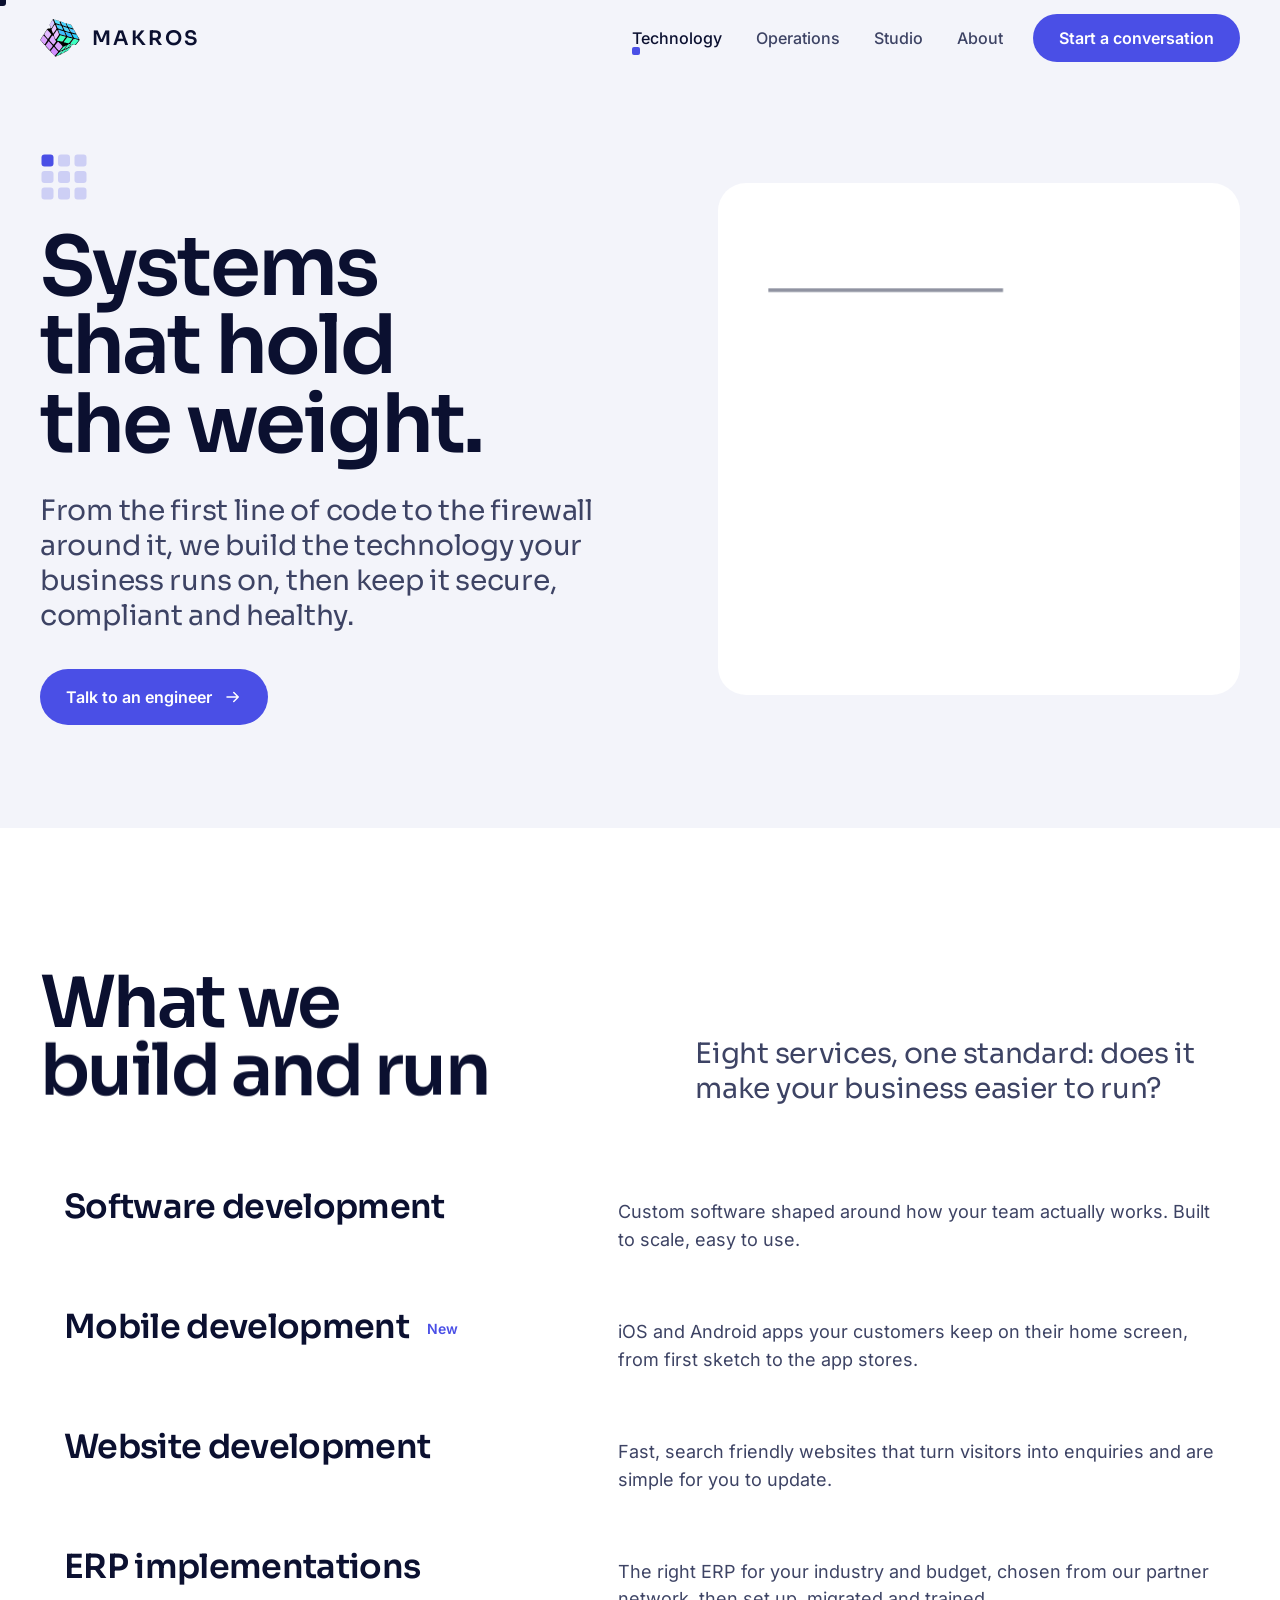
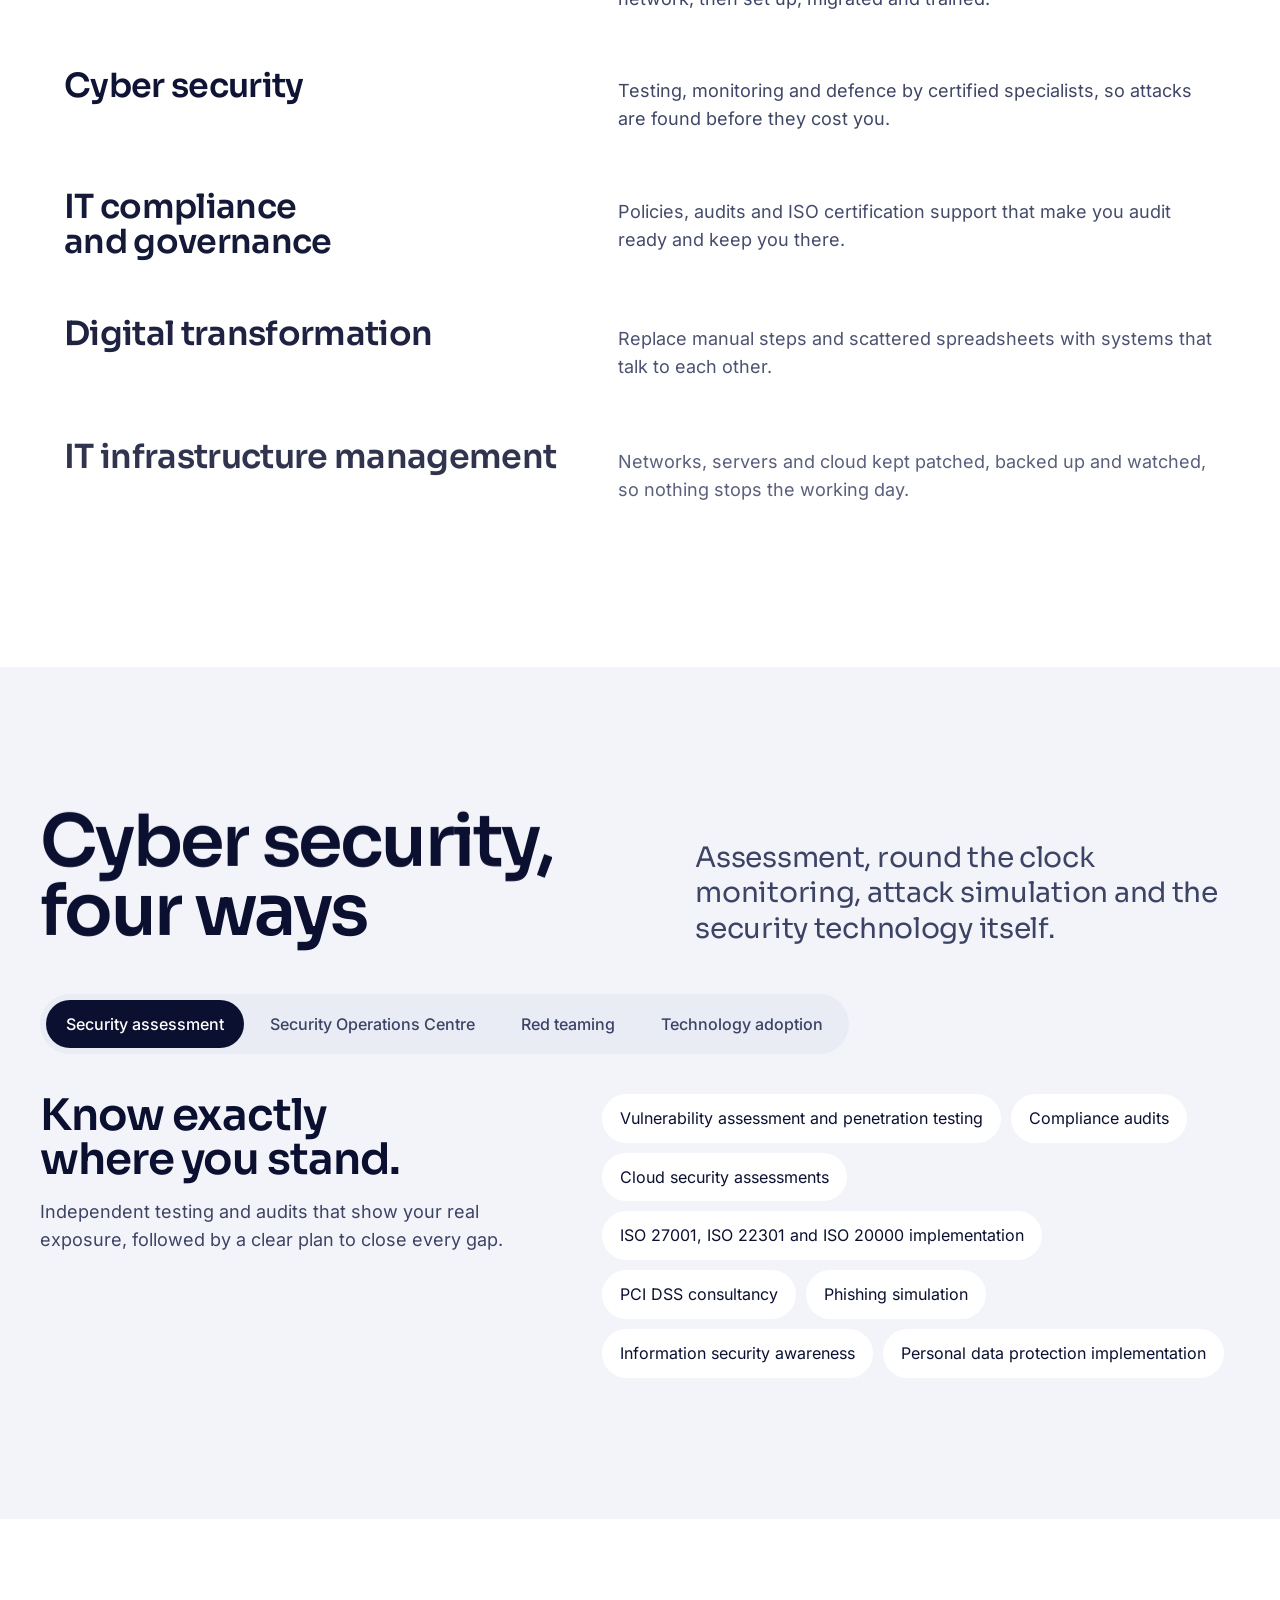
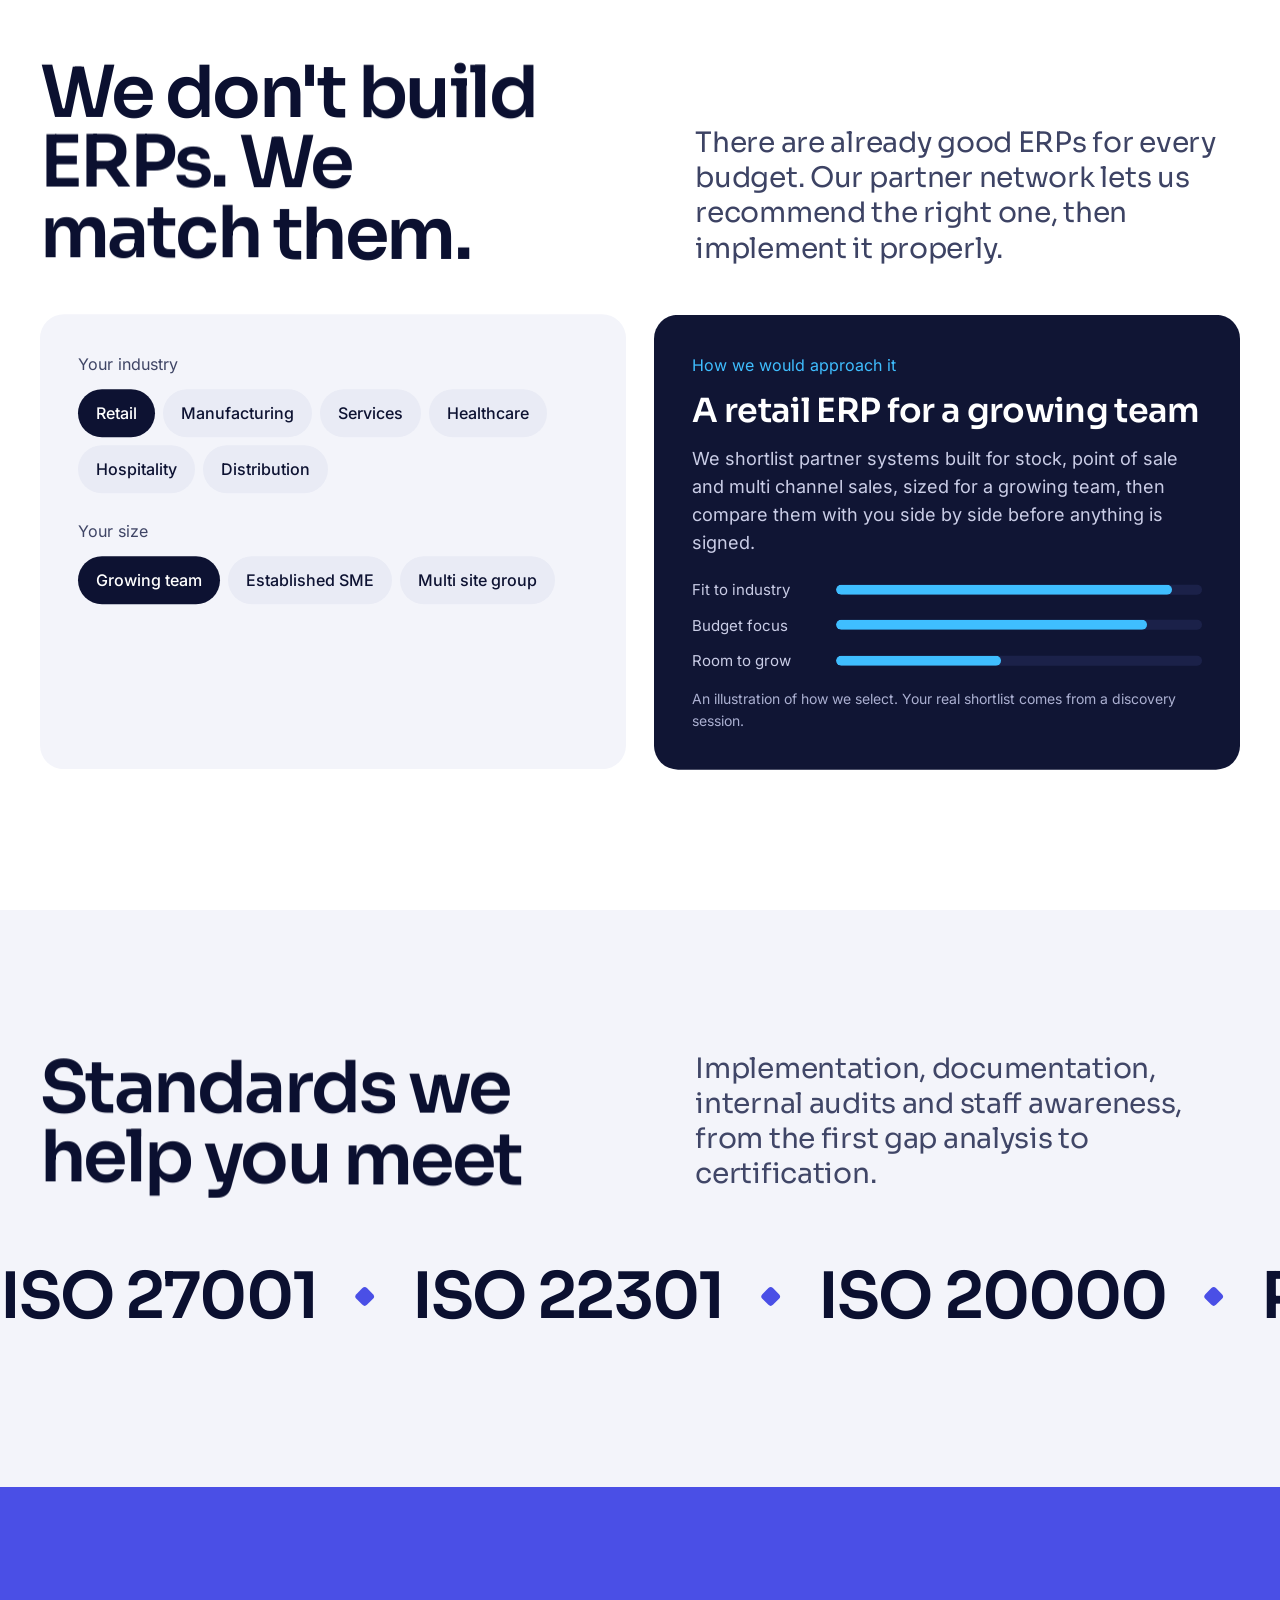
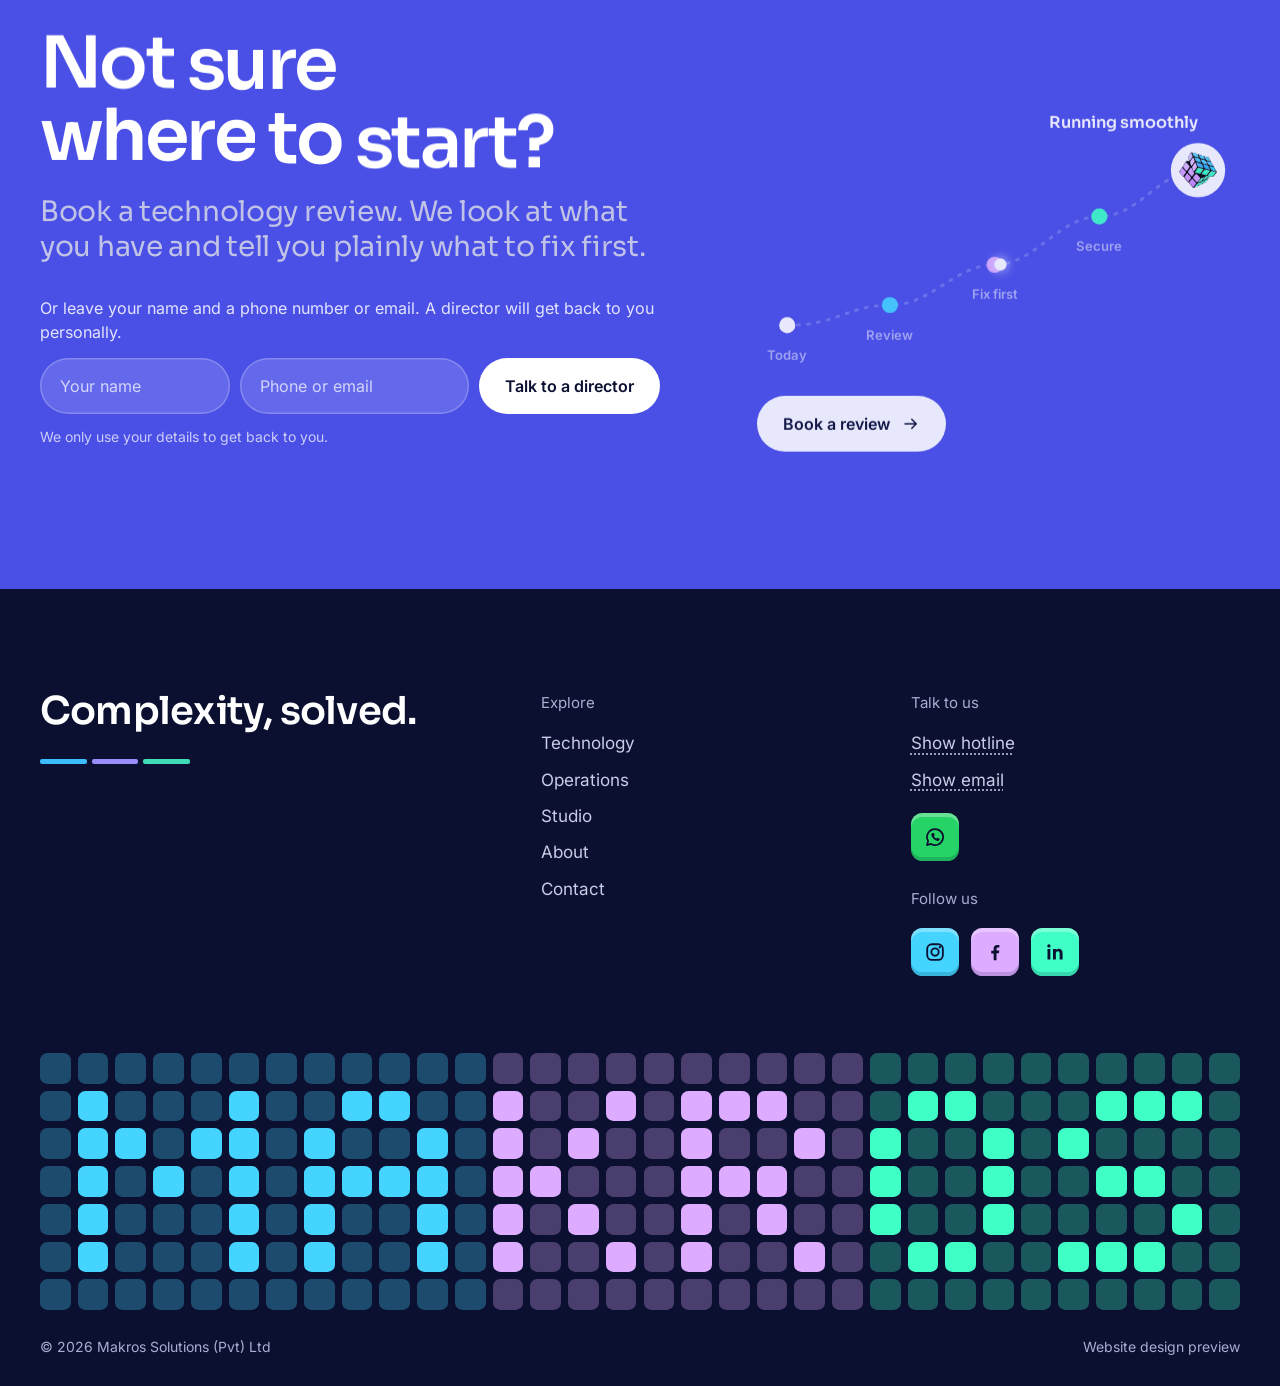
<file: technology.html>
<!doctype html>
<html lang="en">
<head>
<meta charset="utf-8">
<meta name="viewport" content="width=device-width,initial-scale=1,viewport-fit=cover">
<title>Technology | Makros Solutions</title>
<meta name="description" content="Software, mobile apps, websites, ERP implementations, cyber security, compliance and IT infrastructure, built, secured and kept running by Makros Technology.">
<!-- Preview site: keeps search engines from listing it. Delete this line when it becomes the real site. -->
<meta name="robots" content="noindex">
<meta name="theme-color" content="#F3F4FA">
<link rel="icon" href="assets/img/favicon.svg" type="image/svg+xml">
<link rel="apple-touch-icon" href="assets/img/touchicon.png">
<meta property="og:type" content="website">
<meta property="og:site_name" content="Makros Solutions">
<meta property="og:title" content="Technology | Makros Solutions">
<meta property="og:description" content="Software, mobile apps, websites, ERP implementations, cyber security, compliance and IT infrastructure, built, secured and kept running by Makros Technology.">
<meta property="og:image" content="https://makrossolutions.com/assets/img/share.png">
<meta property="og:image:width" content="1200">
<meta property="og:image:height" content="630">
<meta name="twitter:card" content="summary_large_image">
<link rel="preload" href="assets/fonts/sora-600.woff2" as="font" type="font/woff2" crossorigin>
<link rel="preload" href="assets/fonts/inter-400.woff2" as="font" type="font/woff2" crossorigin>
<link rel="stylesheet" href="assets/css/fonts.css?v=13">
<link rel="stylesheet" href="assets/css/site.css?v=18">
<link rel="stylesheet" href="assets/css/motion.css?v=13">
<script>try{if(sessionStorage.getItem('mkw')){document.documentElement.classList.add('arriving');sessionStorage.removeItem('mkw')}}catch(e){}</script>
<link rel="canonical" href="https://makrossolutions.com/technology">
<meta property="og:url" content="https://makrossolutions.com/technology">
</head>
<body data-page="technology">
<svg width="0" height="0" style="position:absolute" aria-hidden="true">
<defs>
<symbol id="mkS" viewBox="14 14 92 104"><polygon points="60,18 101.57,42 101.57,90 60,114 18.43,90 18.43,42" fill="#0B1030" stroke="#0B1030" stroke-width="3" stroke-linejoin="round"/><polygon points="60,19.68 98.66,42 60,64.32 21.34,42" fill="#1E9BE6"/><polygon points="19.88,44.52 58.54,66.84 58.54,111.48 19.88,89.16" fill="#7563EE"/><polygon points="61.45,66.84 100.11,44.52 100.11,89.16 61.45,111.48" fill="#17A985"/></symbol>
<symbol id="mkW" viewBox="14 14 92 104"><polygon points="60,19.68 98.66,42 60,64.32 21.34,42" fill="#3BBDFF"/><polygon points="19.88,44.52 58.54,66.84 58.54,111.48 19.88,89.16" fill="#9A8CFA"/><polygon points="61.45,66.84 100.11,44.52 100.11,89.16 61.45,111.48" fill="#3FDDB5"/></symbol>
<symbol id="t1" viewBox="0 0 32 32"><rect x="1" y="1" width="8" height="8" rx="2" fill="currentColor"/><g fill="currentColor" opacity=".22"><rect x="12" y="1" width="8" height="8" rx="2"/><rect x="23" y="1" width="8" height="8" rx="2"/><rect x="1" y="12" width="8" height="8" rx="2"/><rect x="12" y="12" width="8" height="8" rx="2"/><rect x="23" y="12" width="8" height="8" rx="2"/><rect x="1" y="23" width="8" height="8" rx="2"/><rect x="12" y="23" width="8" height="8" rx="2"/><rect x="23" y="23" width="8" height="8" rx="2"/></g></symbol>
<symbol id="t2" viewBox="0 0 32 32"><rect x="12" y="1" width="8" height="8" rx="2" fill="currentColor"/><g fill="currentColor" opacity=".22"><rect x="1" y="1" width="8" height="8" rx="2"/><rect x="23" y="1" width="8" height="8" rx="2"/><rect x="1" y="12" width="8" height="8" rx="2"/><rect x="12" y="12" width="8" height="8" rx="2"/><rect x="23" y="12" width="8" height="8" rx="2"/><rect x="1" y="23" width="8" height="8" rx="2"/><rect x="12" y="23" width="8" height="8" rx="2"/><rect x="23" y="23" width="8" height="8" rx="2"/></g></symbol>
<symbol id="t3" viewBox="0 0 32 32"><rect x="23" y="1" width="8" height="8" rx="2" fill="currentColor"/><g fill="currentColor" opacity=".22"><rect x="1" y="1" width="8" height="8" rx="2"/><rect x="12" y="1" width="8" height="8" rx="2"/><rect x="1" y="12" width="8" height="8" rx="2"/><rect x="12" y="12" width="8" height="8" rx="2"/><rect x="23" y="12" width="8" height="8" rx="2"/><rect x="1" y="23" width="8" height="8" rx="2"/><rect x="12" y="23" width="8" height="8" rx="2"/><rect x="23" y="23" width="8" height="8" rx="2"/></g></symbol>
<symbol id="arrow" viewBox="0 0 24 24"><path d="M4 12h15M13 6l6 6-6 6" fill="none" stroke="currentColor" stroke-width="2" stroke-linecap="round" stroke-linejoin="round"/></symbol>
<symbol id="tick" viewBox="0 0 24 24"><path d="M5 12l4 4 10-10"/></symbol>
<symbol id="personI" viewBox="0 0 24 24"><circle cx="12" cy="8" r="4"/><path d="M4 21c0-4.4 3.6-7 8-7s8 2.6 8 7z"/></symbol>
</defs>
</svg>

<div id="cursor" aria-hidden="true"></div>
<div id="wipe" aria-hidden="true">
<i style="--k:0;background:#1E9BE6"></i><i style="--k:1;background:#7563EE"></i><i style="--k:2;background:#17A985"></i>
<i style="--k:1;background:#7563EE"></i><i style="--k:2;background:#0B1030"></i><i style="--k:3;background:#1E9BE6"></i>
<i style="--k:2;background:#17A985"></i><i style="--k:3;background:#1E9BE6"></i><i style="--k:4;background:#7563EE"></i>
</div>

<header class="bar" id="bar">
<div class="wrap barRow">
<a class="brand" href="./" aria-label="Makros home"><img src="assets/img/mks-logo.svg" alt="" width="40" height="38"><b>MAKROS</b></a>
<button class="menuBtn" id="menuBtn" type="button" aria-expanded="false" aria-controls="nav" aria-label="Open menu"><span></span><span></span><span></span></button>
<nav class="nav" id="nav" aria-label="Main">
<a class="nl" href="technology" aria-current="page"><span><span data-t="Technology">Technology</span></span></a>
<a class="nl" href="operations"><span><span data-t="Operations">Operations</span></span></a>
<a class="nl" href="studio"><span><span data-t="Studio">Studio</span></span></a>
<a class="nl" href="about"><span><span data-t="About">About</span></span></a>
<a class="btn mag" href="contact">Start a conversation</a>
</nav>
</div>
</header>

<main>
<section class="wrap pHero" aria-labelledby="h-t">
<div><svg aria-hidden="true" style="width:48px;height:48px;color:#4A4FE6"><use href="#t1"/></svg><h1 class="l split" id="h-t" style="margin-top:20px">Systems that hold the weight.</h1><p class="mid ink2 r">From the first line of code to the firewall around it, we build the technology your business runs on, then keep it secure, compliant and healthy.</p><a class="btn mag r" href="contact">Talk to an engineer <svg aria-hidden="true"><use href="#arrow"/></svg></a></div>
<div class="pVis r">
<svg viewBox="20 6 262 196" role="img" aria-label="Three stacked layers: applications, security and infrastructure, with a scan passing over them" style="width:92%;max-width:560px;height:auto;overflow:visible">
<g class="slab s1"><polygon points="100,122 148.5,150 100,178 51.5,150" fill="#17A985"/><polygon points="51.5,150 100,178 100,192 51.5,164" fill="#12896C"/><polygon points="100,178 148.5,150 148.5,164 100,192" fill="#0E7058"/><circle cx="168" cy="150" r="2.4" fill="#0B1030"/><text x="176" y="154" font-family="Inter, sans-serif" font-size="11" font-weight="600" fill="#0B1030">Infrastructure</text></g>
<g class="slab s2"><polygon points="100,72 148.5,100 100,128 51.5,100" fill="#7563EE"/><polygon points="51.5,100 100,128 100,142 51.5,114" fill="#5F4DD8"/><polygon points="100,128 148.5,100 148.5,114 100,142" fill="#4C3DB8"/><circle cx="168" cy="100" r="2.4" fill="#0B1030"/><text x="176" y="104" font-family="Inter, sans-serif" font-size="11" font-weight="600" fill="#0B1030">Security</text></g>
<g class="slab s3"><polygon points="100,22 148.5,50 100,78 51.5,50" fill="#1E9BE6"/><polygon points="51.5,50 100,78 100,92 51.5,64" fill="#1580C2"/><polygon points="100,78 148.5,50 148.5,64 100,92" fill="#106BA4"/><circle cx="168" cy="50" r="2.4" fill="#0B1030"/><text x="176" y="54" font-family="Inter, sans-serif" font-size="11" font-weight="600" fill="#0B1030">Applications</text></g>
<rect class="scan" x="36" y="22" width="128" height="2" fill="#0B1030" opacity=".45"/>
</svg>
</div>
</section>

<section class="sec field-paper" aria-labelledby="h-t1">
<div class="wrap">
<div class="secHead"><h2 class="l split" id="h-t1">What we build and run</h2><p class="mid ink2 r">Eight services, one standard: does it make your business easier to run?</p></div>
<div class="rows">
<div class="row r"><h3>Software development</h3><p>Custom software shaped around how your team actually works. Built to scale, easy to use.</p></div>
<div class="row r"><h3>Mobile development <span class="new">New</span></h3><p>iOS and Android apps your customers keep on their home screen, from first sketch to the app stores.</p></div>
<div class="row r"><h3>Website development</h3><p>Fast, search friendly websites that turn visitors into enquiries and are simple for you to update.</p></div>
<div class="row r"><h3>ERP implementations</h3><p>The right ERP for your industry and budget, chosen from our partner network, then set up, migrated and trained.</p></div>
<div class="row r"><h3>Cyber security</h3><p>Testing, monitoring and defence by certified specialists, so attacks are found before they cost you.</p></div>
<div class="row r"><h3>IT compliance and governance</h3><p>Policies, audits and ISO certification support that make you audit ready and keep you there.</p></div>
<div class="row r"><h3>Digital transformation</h3><p>Replace manual steps and scattered spreadsheets with systems that talk to each other.</p></div>
<div class="row r"><h3>IT infrastructure management</h3><p>Networks, servers and cloud kept patched, backed up and watched, so nothing stops the working day.</p></div>
</div>
</div>
</section>

<section class="sec" aria-labelledby="h-t2">
<div class="wrap">
<div class="secHead"><h2 class="l split" id="h-t2">Cyber security, four ways</h2><p class="mid ink2 r">Assessment, round the clock monitoring, attack simulation and the security technology itself.</p></div>
<div class="tabs" role="tablist" id="cyTabs" aria-label="Cyber security service lines">
<span class="pill" aria-hidden="true"></span>
<button type="button" role="tab" id="cy-assess" data-k="assess" aria-selected="true" aria-controls="cyPanel">Security assessment</button>
<button type="button" role="tab" id="cy-soc" data-k="soc" aria-selected="false" aria-controls="cyPanel" tabindex="-1">Security Operations Centre</button>
<button type="button" role="tab" id="cy-red" data-k="red" aria-selected="false" aria-controls="cyPanel" tabindex="-1">Red teaming</button>
<button type="button" role="tab" id="cy-adopt" data-k="adopt" aria-selected="false" aria-controls="cyPanel" tabindex="-1">Technology adoption</button>
</div>
<div class="pane" id="cyPanel" role="tabpanel" aria-labelledby="cy-assess">
<div><h3 id="cyTitle">Know exactly where you stand.</h3><p class="ink2" id="cyText" style="margin-top:16px;max-width:44ch">Independent testing and audits that show your real exposure, followed by a clear plan to close every gap.</p></div>
<div class="chips" id="cyChips"></div>
</div>
</div>
</section>

<section class="sec field-paper" aria-labelledby="h-t3">
<div class="wrap">
<div class="secHead"><h2 class="l split" id="h-t3">We don't build ERPs. We match them.</h2><p class="mid ink2 r">There are already good ERPs for every budget. Our partner network lets us recommend the right one, then implement it properly.</p></div>
<div class="matcher">
<div style="background:var(--ground);display:grid;gap:26px;align-content:start" class="r">
<div style="display:grid;gap:12px"><p class="ink2" style="font-size:16px">Your industry</p><div class="opts" id="indOpts"><button type="button" aria-pressed="true">Retail</button><button type="button" aria-pressed="false">Manufacturing</button><button type="button" aria-pressed="false">Services</button><button type="button" aria-pressed="false">Healthcare</button><button type="button" aria-pressed="false">Hospitality</button><button type="button" aria-pressed="false">Distribution</button></div></div>
<div style="display:grid;gap:12px"><p class="ink2" style="font-size:16px">Your size</p><div class="opts" id="sizeOpts"><button type="button" aria-pressed="true">Growing team</button><button type="button" aria-pressed="false">Established SME</button><button type="button" aria-pressed="false">Multi site group</button></div></div>
</div>
<div class="field-ink r" aria-live="polite" style="display:grid;gap:16px;align-content:start">
<p style="color:var(--skyHi);font-size:16px">How we would approach it</p>
<h3 id="erpTitle" style="font-size:clamp(26px,2.6vw,38px);letter-spacing:-.02em;line-height:1.05">A retail ERP for a growing team</h3>
<p id="erpText" style="color:var(--onDark)">We shortlist partner systems built for stock, point of sale and multi channel sales, sized for a growing team, then compare them with you side by side before anything is signed.</p>
<div style="display:grid;gap:12px;margin-top:6px"><div class="mbar"><span>Fit to industry</span><i style="--v:92%"></i></div><div class="mbar"><span>Budget focus</span><i id="bBudget" style="--v:85%"></i></div><div class="mbar"><span>Room to grow</span><i id="bScale" style="--v:45%"></i></div></div>
<p style="font-size:14px;color:var(--onDark2)">An illustration of how we select. Your real shortlist comes from a discovery session.</p>
</div>
</div>
</div>
</section>

<section class="sec" aria-labelledby="h-t4" style="overflow:hidden">
<div class="wrap"><div class="secHead"><h2 class="l split" id="h-t4">Standards we help you meet</h2><p class="mid ink2 r">Implementation, documentation, internal audits and staff awareness, from the first gap analysis to certification.</p></div></div>
<div class="mqRow" style="margin-top:56px"><div class="mq" style="animation-duration:30s"><span class="std">ISO 27001</span><span class="std">ISO 22301</span><span class="std">ISO 20000</span><span class="std">PCI DSS</span><span class="std">Personal Data Protection</span><span class="std" aria-hidden="true">ISO 27001</span><span class="std" aria-hidden="true">ISO 22301</span><span class="std" aria-hidden="true">ISO 20000</span><span class="std" aria-hidden="true">PCI DSS</span><span class="std" aria-hidden="true">Personal Data Protection</span></div></div>
</section>

<section class="sec field-accent" aria-labelledby="h-t5">
<div class="wrap closeGrid"><div><h2 class="l split" id="h-t5">Not sure where to start?</h2><p class="mid ink2 r">Book a technology review. We look at what you have and tell you plainly what to fix first.</p></div><div class="r"><figure class="bigPic" aria-hidden="true"><svg viewBox="0 0 480 250"><path id="bptec" d="M30 206 C 80 206, 90 186, 132 186 S 196 146, 236 146 S 300 98, 340 98 S 400 52, 438 52" fill="none" stroke="rgba(255,255,255,.22)" stroke-width="3" stroke-dasharray="2 8" stroke-linecap="round"/><path d="M30 206 C 80 206, 90 186, 132 186 S 196 146, 236 146 S 300 98, 340 98 S 400 52, 438 52" class="bpLine" pathLength="100" fill="none" stroke="#fff" stroke-width="3" stroke-linecap="round"/><g class="bpN" style="--i:0"><circle cx="30" cy="206" r="16" class="bpHalo" fill="#FFFFFF"/><circle cx="30" cy="206" r="8" class="bpDot" fill="#FFFFFF"/></g><text x="30" y="240" text-anchor="middle" class="bpL" style="--i:0">Today</text><g class="bpN" style="--i:1"><circle cx="132" cy="186" r="16" class="bpHalo" fill="#45D4FF"/><circle cx="132" cy="186" r="8" class="bpDot" fill="#45D4FF"/></g><text x="132" y="220" text-anchor="middle" class="bpL" style="--i:1">Review</text><g class="bpN" style="--i:2"><circle cx="236" cy="146" r="16" class="bpHalo" fill="#DDABFF"/><circle cx="236" cy="146" r="8" class="bpDot" fill="#DDABFF"/></g><text x="236" y="180" text-anchor="middle" class="bpL" style="--i:2">Fix first</text><g class="bpN" style="--i:3"><circle cx="340" cy="98" r="16" class="bpHalo" fill="#40FFC6"/><circle cx="340" cy="98" r="8" class="bpDot" fill="#40FFC6"/></g><text x="340" y="132" text-anchor="middle" class="bpL" style="--i:3">Secure</text><g class="bpEnd"><circle cx="438" cy="52" r="30" class="bpRing" fill="none" stroke="#fff" stroke-width="2"/><circle cx="438" cy="52" r="30" class="bpRing r2" fill="none" stroke="#45D4FF" stroke-width="2"/><circle cx="438" cy="52" r="27" fill="#fff"/><image href="assets/img/mks-logo.svg" x="419" y="34" width="38" height="36"/></g><text x="438" y="10" text-anchor="end" class="bpEndL">Running smoothly</text><circle r="6" fill="#fff" class="bpRunner"><animateMotion dur="6s" repeatCount="indefinite" keyPoints="0;1;1" keyTimes="0;.68;1" calcMode="linear"><mpath href="#bptec"/></animateMotion></circle></svg></figure><a class="btn light mag" href="contact">Book a review <svg aria-hidden="true"><use href="#arrow"/></svg></a></div></div>
</section>
</main>

<footer class="foot" id="foot">
<div class="wrap">
<div class="footTop">
<div><h2>Complexity, solved.</h2><div class="tileLine"><i style="background:#3BBDFF"></i><i style="background:#9A8CFA"></i><i style="background:#3FDDB5"></i></div></div>
<div class="col"><p>Explore</p><a href="technology">Technology</a><a href="operations">Operations</a><a href="studio">Studio</a><a href="about">About</a><a href="contact">Contact</a></div>
<div class="col"><p>Talk to us</p><a class="rv" href="#" data-k="phone" data-t="t">Show hotline</a><a class="rv" href="#" data-k="hello" data-t="m">Show email</a><div class="socRow waRow"><a class="soc" href="https://wa.me/94773000904" target="_blank" rel="noopener" aria-label="WhatsApp Makros" title="WhatsApp" style="--c:#25D366"><span class="socBox"><span class="socF"><svg viewBox="0 0 24 24" aria-hidden="true"><path d="M12 3.3a8.7 8.7 0 0 0-7.5 13.1L3.3 20.7l4.4-1.2A8.7 8.7 0 1 0 12 3.3z" fill="none" stroke="currentColor" stroke-width="1.9" stroke-linejoin="round"/><path fill="currentColor" d="M9.2 7.9c.2-.4.4-.4.6-.4h.5c.2 0 .4 0 .5.4l.7 1.7c.1.2 0 .4-.1.6l-.5.6c-.1.1-.2.3 0 .5.6 1 1.4 1.8 2.4 2.4.2.1.4.1.5 0l.6-.7c.2-.2.4-.2.6-.1l1.6.8c.2.1.4.2.4.4 0 .5-.2 1.2-.7 1.6-.5.4-1.2.6-1.9.5-1.4-.3-2.9-1.1-4.1-2.3s-2-2.6-2.3-4c-.1-.7.1-1.4.6-2z"/></svg></span><span class="socT"><svg viewBox="0 0 24 24" aria-hidden="true"><path d="M12 3.3a8.7 8.7 0 0 0-7.5 13.1L3.3 20.7l4.4-1.2A8.7 8.7 0 1 0 12 3.3z" fill="none" stroke="currentColor" stroke-width="1.9" stroke-linejoin="round"/><path fill="currentColor" d="M9.2 7.9c.2-.4.4-.4.6-.4h.5c.2 0 .4 0 .5.4l.7 1.7c.1.2 0 .4-.1.6l-.5.6c-.1.1-.2.3 0 .5.6 1 1.4 1.8 2.4 2.4.2.1.4.1.5 0l.6-.7c.2-.2.4-.2.6-.1l1.6.8c.2.1.4.2.4.4 0 .5-.2 1.2-.7 1.6-.5.4-1.2.6-1.9.5-1.4-.3-2.9-1.1-4.1-2.3s-2-2.6-2.3-4c-.1-.7.1-1.4.6-2z"/></svg></span></span></a></div><p class="followP">Follow us</p><div class="socRow"><a class="soc" href="https://www.instagram.com/makros.solutions/" target="_blank" rel="noopener" aria-label="Makros on Instagram" title="Instagram" style="--c:#45D4FF"><span class="socBox"><span class="socF"><svg viewBox="0 0 24 24" aria-hidden="true"><rect x="3.5" y="3.5" width="17" height="17" rx="5" fill="none" stroke="currentColor" stroke-width="2"/><circle cx="12" cy="12" r="4" fill="none" stroke="currentColor" stroke-width="2"/><circle cx="17.2" cy="6.8" r="1.25" fill="currentColor"/></svg></span><span class="socT"><svg viewBox="0 0 24 24" aria-hidden="true"><rect x="3.5" y="3.5" width="17" height="17" rx="5" fill="none" stroke="currentColor" stroke-width="2"/><circle cx="12" cy="12" r="4" fill="none" stroke="currentColor" stroke-width="2"/><circle cx="17.2" cy="6.8" r="1.25" fill="currentColor"/></svg></span></span></a><a class="soc" href="https://www.facebook.com/makrossolutions" target="_blank" rel="noopener" aria-label="Makros on Facebook" title="Facebook" style="--c:#DDABFF"><span class="socBox"><span class="socF"><svg viewBox="0 0 24 24" aria-hidden="true"><path fill="currentColor" d="M13.6 21v-7.6h2.6l.4-3h-3V8.5c0-.9.3-1.5 1.5-1.5h1.6V4.4c-.3 0-1.2-.1-2.3-.1-2.3 0-3.9 1.4-3.9 4v2.2H7.9v3h2.6V21z"/></svg></span><span class="socT"><svg viewBox="0 0 24 24" aria-hidden="true"><path fill="currentColor" d="M13.6 21v-7.6h2.6l.4-3h-3V8.5c0-.9.3-1.5 1.5-1.5h1.6V4.4c-.3 0-1.2-.1-2.3-.1-2.3 0-3.9 1.4-3.9 4v2.2H7.9v3h2.6V21z"/></svg></span></span></a><a class="soc" href="https://www.linkedin.com/company/makros-solutions-pvt-limited/" target="_blank" rel="noopener" aria-label="Makros on LinkedIn" title="LinkedIn" style="--c:#40FFC6"><span class="socBox"><span class="socF"><svg viewBox="0 0 24 24" aria-hidden="true"><path fill="currentColor" d="M6.9 8.7H3.8V20h3.1zM5.35 3.6a1.8 1.8 0 1 0 0 3.6 1.8 1.8 0 0 0 0-3.6zM20.2 13.4c0-3.1-1.7-4.9-4.3-4.9-1.6 0-2.6.9-3 1.6V8.7H9.8V20h3.1v-5.9c0-1.5.4-2.9 2.2-2.9 1.8 0 1.9 1.7 1.9 3V20h3.2z"/></svg></span><span class="socT"><svg viewBox="0 0 24 24" aria-hidden="true"><path fill="currentColor" d="M6.9 8.7H3.8V20h3.1zM5.35 3.6a1.8 1.8 0 1 0 0 3.6 1.8 1.8 0 0 0 0-3.6zM20.2 13.4c0-3.1-1.7-4.9-4.3-4.9-1.6 0-2.6.9-3 1.6V8.7H9.8V20h3.1v-5.9c0-1.5.4-2.9 2.2-2.9 1.8 0 1.9 1.7 1.9 3V20h3.2z"/></svg></span></span></a></div></div>
</div>
<div class="tileWall" id="tileWall" role="img" aria-label="A wall of Makros tiles that scrambles, then sorts itself to spell MAKROS"></div>
<div class="fine"><span>© 2026 Makros Solutions (Pvt) Ltd</span><span>Website design preview</span></div>
</div>
</footer>
<button class="toTop" id="toTop" type="button" aria-label="Back to top"><svg class="ring" viewBox="0 0 48 48" aria-hidden="true"><circle cx="24" cy="24" r="22"/><circle class="prog" cx="24" cy="24" r="22" pathLength="100"/></svg><svg class="up" viewBox="0 0 24 24" aria-hidden="true"><path d="M12 19V5M6 11l6-6 6 6"/></svg></button>

<script src="assets/vendor/gsap.min.js"></script>
<script src="assets/vendor/ScrollTrigger.min.js"></script>
<script src="assets/vendor/lenis.min.js"></script>
<script src="assets/js/site.js?v=16"></script>
</body>
</html>
</file>
<file: assets/css/fonts.css>
/* Self-hosted fonts: Sora (headings) and Inter (body), Latin subset */
@font-face{font-family:'Sora';font-style:normal;font-weight:300;font-display:swap;src:url('../fonts/sora-300.woff2') format('woff2');unicode-range:U+0000-00FF,U+0131,U+0152-0153,U+02BB-02BC,U+02C6,U+02DA,U+02DC,U+0304,U+0308,U+0329,U+2000-206F,U+20AC,U+2122,U+2191,U+2193,U+2212,U+2215,U+FEFF,U+FFFD}
@font-face{font-family:'Sora';font-style:normal;font-weight:400;font-display:swap;src:url('../fonts/sora-400.woff2') format('woff2');unicode-range:U+0000-00FF,U+0131,U+0152-0153,U+02BB-02BC,U+02C6,U+02DA,U+02DC,U+0304,U+0308,U+0329,U+2000-206F,U+20AC,U+2122,U+2191,U+2193,U+2212,U+2215,U+FEFF,U+FFFD}
@font-face{font-family:'Sora';font-style:normal;font-weight:600;font-display:swap;src:url('../fonts/sora-600.woff2') format('woff2');unicode-range:U+0000-00FF,U+0131,U+0152-0153,U+02BB-02BC,U+02C6,U+02DA,U+02DC,U+0304,U+0308,U+0329,U+2000-206F,U+20AC,U+2122,U+2191,U+2193,U+2212,U+2215,U+FEFF,U+FFFD}
@font-face{font-family:'Sora';font-style:normal;font-weight:700;font-display:swap;src:url('../fonts/sora-700.woff2') format('woff2');unicode-range:U+0000-00FF,U+0131,U+0152-0153,U+02BB-02BC,U+02C6,U+02DA,U+02DC,U+0304,U+0308,U+0329,U+2000-206F,U+20AC,U+2122,U+2191,U+2193,U+2212,U+2215,U+FEFF,U+FFFD}
@font-face{font-family:'Inter';font-style:normal;font-weight:400;font-display:swap;src:url('../fonts/inter-400.woff2') format('woff2');unicode-range:U+0000-00FF,U+0131,U+0152-0153,U+02BB-02BC,U+02C6,U+02DA,U+02DC,U+0304,U+0308,U+0329,U+2000-206F,U+20AC,U+2122,U+2191,U+2193,U+2212,U+2215,U+FEFF,U+FFFD}
@font-face{font-family:'Inter';font-style:normal;font-weight:500;font-display:swap;src:url('../fonts/inter-500.woff2') format('woff2');unicode-range:U+0000-00FF,U+0131,U+0152-0153,U+02BB-02BC,U+02C6,U+02DA,U+02DC,U+0304,U+0308,U+0329,U+2000-206F,U+20AC,U+2122,U+2191,U+2193,U+2212,U+2215,U+FEFF,U+FFFD}
@font-face{font-family:'Inter';font-style:normal;font-weight:600;font-display:swap;src:url('../fonts/inter-600.woff2') format('woff2');unicode-range:U+0000-00FF,U+0131,U+0152-0153,U+02BB-02BC,U+02C6,U+02DA,U+02DC,U+0304,U+0308,U+0329,U+2000-206F,U+20AC,U+2122,U+2191,U+2193,U+2212,U+2215,U+FEFF,U+FFFD}
</file>
<file: assets/css/site.css>
/* Layout and colour. Every keyframe and animation lives in motion.css.
   Idea: the visitor's business arrives as a scrambled cube and Makros solves it in front of them.
   Layout: one pair of outer margins, full bleed colour fields, very large Sora display over Inter text.
   Single light look by brand decision. */
:root{
  --ground:#F3F4FA; --paper:#FFFFFF; --step:#E9EBF5; --step2:#DDE0EE;
  --ink:#0B1030; --ink2:#3D4364; --mute:#5B6180;
  --accent:#4A4FE6; --accentDeep:#2A2C9C;
  --sky:#1E9BE6; --violet:#7563EE; --mint:#17A985; --skyHi:#3BBDFF; --violetHi:#9A8CFA; --mintHi:#3FDDB5;
  --night2:#161C45; --onDark:#C9CCE6; --onDark2:#A9AED0;
  --f-display:'Sora','Segoe UI',system-ui,sans-serif;
  --f-body:'Inter','Segoe UI',system-ui,sans-serif;
  --m:max(20px,env(safe-area-inset-left,0px));
  --mr:max(20px,env(safe-area-inset-right,0px));
  --sec:clamp(96px,11vw,190px);
  --xl:clamp(56px,9vw,150px);
  --l:clamp(40px,5.6vw,92px);
  --mid:clamp(22px,2.2vw,32px);
  color-scheme:light;
}
@media (min-width:900px){:root{--m:max(40px,env(safe-area-inset-left,0px));--mr:max(40px,env(safe-area-inset-right,0px))}}
*{box-sizing:border-box}
[hidden]{display:none!important}
html{scroll-behavior:auto}
html.lenis,html.lenis body{height:auto}
.lenis.lenis-smooth{scroll-behavior:auto!important}
body{margin:0;background:var(--ground);color:var(--ink);font-family:var(--f-body);font-size:18px;line-height:1.55;-webkit-font-smoothing:antialiased;overflow-x:hidden}
body::before{content:"";position:fixed;inset:0 0 auto;height:env(safe-area-inset-top,0px);z-index:60;background:var(--ground)}
a{color:inherit}
:focus-visible{outline:3px solid var(--accent);outline-offset:4px;border-radius:6px}
h1,h2,h3{font-family:var(--f-display);font-weight:600;margin:0;text-wrap:balance}
p{margin:0}
ul,ol{margin:0;padding:0;list-style:none}
button{font:inherit;color:inherit;cursor:pointer}
.wrap{padding-left:var(--m);padding-right:var(--mr);max-width:1600px;margin:0 auto}
.xl{font-size:var(--xl);line-height:.9;letter-spacing:-.045em}
.l{font-size:var(--l);line-height:.96;letter-spacing:-.035em}
.mid{font-family:var(--f-display);font-weight:400;font-size:var(--mid);line-height:1.25;letter-spacing:-.01em}
.small{font-size:15px;line-height:1.5}
.ink2{color:var(--ink2)}
.sec{padding-block:var(--sec)}
.field-paper{background:var(--paper)}
.field-ink{background:var(--ink);color:#fff}
.field-accent{background:var(--accent);color:#fff}
.field-ink .ink2,.field-accent .ink2{color:var(--onDark)}
.split .w{display:inline-block;overflow:hidden;vertical-align:top;padding-bottom:.1em;margin-bottom:-.1em}
.split .wi{display:inline-block;will-change:transform}

/* buttons: one shape, fully round */
.btn{display:inline-flex;align-items:center;justify-content:center;gap:12px;font:600 16px/1 var(--f-body);text-decoration:none;padding:0 26px;height:56px;border-radius:999px;background:var(--accent);color:#fff;border:0;cursor:pointer;white-space:nowrap;transition:background .25s}
.btn:hover{background:var(--accentDeep)}
.btn:active{transform:scale(.97)}
.btn.light{background:#fff;color:var(--ink)}
.btn.light:hover{background:var(--step)}
.btn.quiet{background:var(--step);color:var(--ink)}
.btn.quiet:hover{background:var(--step2)}
.btn svg{width:18px;height:18px;transition:transform .3s}
.btn:hover svg{transform:translateX(5px)}
.btn[disabled]{opacity:.45;cursor:not-allowed}
.link{display:inline-flex;align-items:center;gap:10px;font-weight:600;text-decoration:none;min-height:44px}
.link svg{width:18px;height:18px;transition:transform .35s}
.link:hover svg{transform:translateX(7px)}

/* header: a plain bar */
.bar{position:sticky;top:env(safe-area-inset-top,0px);z-index:50;background:var(--ground);transition:transform .45s cubic-bezier(.2,.8,.2,1),background .3s}
.bar.hide{transform:translateY(-110%)}
.bar.solid{background:var(--paper)}
.barRow{display:flex;align-items:center;justify-content:space-between;gap:16px;height:76px}
.brand{display:inline-flex;align-items:center;gap:12px;text-decoration:none;min-height:44px}
.brand img{width:40px;height:38px;display:block;transition:transform .5s cubic-bezier(.2,.8,.2,1)}
.brand:hover img{transform:rotate(-12deg) scale(1.06)}
.brand b{font-family:var(--f-display);font-weight:600;font-size:20px;letter-spacing:.12em}
.nav{display:flex;align-items:center;gap:6px}
.nl{position:relative;text-decoration:none;font-size:16px;font-weight:500;padding:12px 14px;color:var(--ink2);white-space:nowrap}
.nl > span{display:block;overflow:hidden;line-height:1.4}
.nl > span > span{display:block;position:relative;transition:transform .4s cubic-bezier(.2,.8,.2,1)}
.nl > span > span::after{content:attr(data-t);position:absolute;left:0;top:100%;color:var(--ink)}
.nl:hover > span > span{transform:translateY(-100%)}
.nl[aria-current="page"]{color:var(--ink)}
.nl[aria-current="page"]::after{content:"";position:absolute;left:14px;bottom:6px;width:8px;height:8px;border-radius:2px;background:var(--accent)}
.nav .btn{height:48px;margin-left:10px}
.menuBtn{display:none;background:none;border:0;width:48px;height:48px}
.menuBtn span{display:block;width:24px;height:2px;background:var(--ink);margin:6px auto;transition:transform .3s,opacity .3s}
.menuBtn[aria-expanded="true"] span:nth-child(1){transform:translateY(8px) rotate(45deg)}
.menuBtn[aria-expanded="true"] span:nth-child(2){opacity:0}
.menuBtn[aria-expanded="true"] span:nth-child(3){transform:translateY(-8px) rotate(-45deg)}
@media (max-width:900px){
  .menuBtn{display:block}
  .nav{position:fixed;left:0;right:0;top:calc(76px + env(safe-area-inset-top,0px));height:calc(100vh - 76px);flex-direction:column;align-items:stretch;gap:0;background:var(--ink);padding:24px var(--mr) 32px var(--m);
    clip-path:inset(0 0 100% 0);transition:clip-path .55s cubic-bezier(.7,0,.2,1)}
  .nav.open{clip-path:inset(0 0 0 0)}
  .nl{font-family:var(--f-display);font-size:40px;font-weight:600;color:#fff;padding:10px 0;letter-spacing:-.02em}
  .nl > span > span::after{color:var(--skyHi)}
  .nl[aria-current="page"]::after{left:auto;right:0;bottom:24px}
  .nav .btn{margin:24px 0 0;background:#fff;color:var(--ink)}
}

/* cursor (fine pointers only) */
#cursor{position:fixed;left:0;top:0;width:12px;height:12px;margin:-6px 0 0 -6px;border-radius:3px;background:var(--ink);z-index:120;pointer-events:none;transition:width .3s,height .3s,margin .3s,background .3s,border-radius .3s;display:none}
#cursor.big{width:54px;height:54px;margin:-27px 0 0 -27px;border-radius:12px;background:rgba(74,79,230,.18)}
@media (pointer:fine){#cursor{display:block}}

/* tile wipe */
#wipe{position:fixed;inset:0;z-index:110;display:grid;grid-template-columns:repeat(3,1fr);grid-template-rows:repeat(3,1fr);pointer-events:none}
#wipe i{transform:scale(0);border-radius:24px;transition:transform .3s cubic-bezier(.7,0,.3,1);transition-delay:calc(var(--k) * 45ms)}
#wipe.in i{transform:scale(1.1)}
#wipe.out i{transform:scale(0);transition-delay:calc((4 - var(--k)) * 45ms)}

/* ---------- HOME: hero, the cube solves itself on arrival ---------- */
.hero{position:relative;min-height:calc(100vh - 76px);min-height:calc(100svh - 76px);display:grid;grid-template-columns:minmax(0,1.15fr) minmax(0,1fr);gap:24px;align-items:center;padding-block:clamp(16px,3vh,40px) clamp(40px,7vh,80px)}
.heroL{min-width:0}
.hero .xl{font-size:clamp(52px,7.6vw,140px)}
.heroL .lede{max-width:34ch;margin-top:32px}
.heroCta{display:flex;align-items:center;gap:14px;flex-wrap:wrap;margin-top:40px}
.heroCta .btn.quiet svg{width:18px;height:18px}
.heroCta .btn.quiet:hover svg{transform:rotate(-180deg)}
.heroR{position:relative;align-self:stretch;min-height:460px}
.heroR canvas{cursor:pointer}
.sparks{position:absolute;left:50%;top:50%;width:0;height:0;pointer-events:none;z-index:2}
.sparks i{position:absolute;left:-12px;top:-12px;width:24px;height:24px;border-radius:6px}
.cubeHost{position:absolute;inset:0}
.cubeHost canvas,.cubeHost svg.fallback{position:absolute;inset:0;width:100%;height:100%;display:block}
.cubeHost svg.fallback{transition:opacity .4s}
@media (max-width:900px){
  .hero{grid-template-columns:minmax(0,1fr);min-height:0;padding-top:8px;gap:8px}
  .heroR{order:-1;min-height:min(96vw,420px)}
}
@media (max-width:560px){.heroCta{gap:10px}.heroCta .btn.mag{flex:1 1 100%;justify-content:center}.heroCta .btn.quiet{flex:1 1 0;justify-content:center;padding-inline:14px}}

.mq{display:flex;width:max-content;gap:40px;will-change:transform}
.mqRow{overflow:hidden}
.mqRow + .mqRow{margin-top:14px}
.mq span{display:inline-flex;align-items:center;gap:40px;font-family:var(--f-display);font-weight:600;font-size:clamp(34px,5vw,80px);letter-spacing:-.03em;white-space:nowrap}
.mq svg{width:.6em;height:.68em;flex:none}
.mq .dim{color:var(--onDark2)}

/* teams: horizontal on desktop */
.teams{position:relative;overflow:hidden}
.track{display:flex;width:max-content;min-height:100vh}
.tIntro{width:min(44vw,640px);flex:none;padding:var(--sec) 48px var(--sec) var(--m);display:flex;flex-direction:column;justify-content:center;gap:28px;background:var(--ground)}
.team{width:min(86vw,1320px);flex:none;padding:clamp(48px,6vw,88px) clamp(32px,4vw,64px);display:grid;grid-template-columns:minmax(0,1fr) minmax(0,1.05fr);gap:clamp(28px,4vw,64px);align-items:center}
.team .tl{width:56px;height:56px}
.team h3{margin-top:22px}
.team .mid{margin-top:18px;max-width:22ch}
.svcList{display:grid;grid-template-columns:repeat(2,minmax(0,1fr));gap:10px 28px;margin-top:30px;font-size:17px}
.svcList li{display:flex;gap:12px;align-items:baseline}
.svcList li::before{content:"";flex:none;width:8px;height:8px;border-radius:2px;background:currentColor;opacity:.5;transform:translateY(-1px)}
.team .link{margin-top:28px}
.t1{background:var(--paper)}
.t2{background:var(--ink);color:#fff}
.t3{background:var(--accent);color:#fff}
.t2 .ink2,.t3 .ink2{color:var(--onDark)}
.t3 .ink2{color:#E3E4FF}
@media (max-width:900px){
  .track{flex-direction:column;width:auto;min-height:0}
  .tIntro{width:auto;padding:var(--sec) var(--mr) 40px var(--m)}
  .team{width:auto;grid-template-columns:minmax(0,1fr);padding:64px var(--mr) 64px var(--m)}
  .svcList{grid-template-columns:minmax(0,1fr)}
}

/* animated team scenes, drawn from what each team does */

/* live tool */
.tool{display:grid;grid-template-columns:minmax(0,1.1fr) minmax(0,1fr);gap:clamp(32px,5vw,80px);align-items:start;margin-top:56px}
.probs{display:flex;flex-wrap:wrap;gap:10px}
.probs button{border:0;background:var(--step);color:var(--ink);font:500 17px var(--f-body);padding:14px 20px;border-radius:999px;min-height:52px;text-align:left;transition:background .25s,color .25s,transform .2s}
.probs button:hover{background:var(--step2)}
.probs button:active{transform:scale(.97)}
.probs button[aria-pressed="true"]{background:var(--ink);color:#fff}
.toolActions{display:flex;align-items:center;gap:20px;flex-wrap:wrap;margin-top:28px}
.toolHint{font-size:15px;color:var(--ink2)}
.result{margin-top:36px;display:grid;gap:12px}
.result li{display:grid;grid-template-columns:minmax(0,1fr) auto;gap:6px 20px;align-items:center;background:var(--ground);padding:18px 22px;border-radius:14px}
.result li b{font-weight:600}
.result li span{color:var(--ink2);font-size:16px}
.result li a{grid-row:span 2;align-self:center}
.liveStage{position:relative;aspect-ratio:1/1;background:var(--ground);border-radius:24px;overflow:hidden}
.liveStage .cubeHost{position:absolute;inset:0}
.liveTimer{position:absolute;left:24px;bottom:20px;font-family:var(--f-display);font-weight:600;font-size:clamp(34px,3.4vw,52px);letter-spacing:-.03em;font-variant-numeric:tabular-nums;line-height:1}
.liveTimer small{font-size:.4em;font-weight:400;color:var(--ink2);margin-left:4px}
.liveState{position:absolute;right:24px;bottom:24px;font-size:15px;color:var(--ink2)}
@media (max-width:900px){.tool{grid-template-columns:minmax(0,1fr)}.liveStage{order:-1}}

/* flow */
.flowWrap{margin-top:56px;background:var(--paper);border-radius:24px;padding:clamp(18px,3vw,40px);overflow-x:auto}
.flowWrap svg{display:block;min-width:700px;width:100%;height:auto}
.deliver{display:grid;grid-template-columns:repeat(5,minmax(0,1fr));gap:28px;margin-top:48px}
.deliver b{display:block;font-family:var(--f-display);font-weight:600;font-size:22px;letter-spacing:-.01em}
.deliver span{display:block;margin-top:6px;color:var(--ink2);font-size:16px}
@media (max-width:1000px){.deliver{grid-template-columns:repeat(2,minmax(0,1fr))}}

/* stacked process */
.stack{margin-top:56px;display:grid;gap:24px}
.card{position:sticky;top:calc(110px + var(--i) * 22px);background:var(--paper);border-radius:28px;padding:clamp(28px,4vw,56px);display:grid;grid-template-columns:minmax(0,1fr) auto;gap:32px;align-items:center;min-height:min(62vh,520px);transform-origin:center top}
.card h3{font-size:var(--l);line-height:.96;letter-spacing:-.035em}
.card p{margin-top:22px;max-width:40ch;font-size:19px;color:var(--ink2)}
.card .cubeMini{width:clamp(140px,18vw,260px);height:auto}
.card:nth-child(1){background:var(--step)}
.card:nth-child(2){background:#E2E4FB}
.card:nth-child(3){background:var(--ink);color:#fff}
.card:nth-child(3) p{color:var(--onDark)}
.card:nth-child(4){background:var(--accent);color:#fff}
.card:nth-child(4) p{color:#E3E4FF}
@media (max-width:700px){.card{grid-template-columns:minmax(0,1fr)}.card .cubeMini{width:140px}}

/* name */
/* the name: Makários becomes Makros on a dark field, the Greek word drifting behind,
   its three meanings as tiles in the cube colours, and macro beside them */
.nameSec{position:relative;overflow:hidden;text-align:left}
.nameIn{position:relative}
.nameGhost{position:absolute;left:0;top:clamp(24px,4vw,64px);pointer-events:none;white-space:nowrap;font:600 clamp(150px,27vw,470px)/.8 Inter,var(--f-body);letter-spacing:-.045em;color:transparent;-webkit-text-stroke:1.5px rgba(255,255,255,.1)}
.nameGhost span{display:inline-block;will-change:transform}
.nameMeta{display:flex;flex-wrap:wrap;align-items:center;gap:10px 16px;margin-bottom:clamp(18px,2.4vw,34px);color:var(--onDark)}
.nameGr{font:500 clamp(18px,1.6vw,22px)/1 Inter,var(--f-body);letter-spacing:.02em;color:#fff}
.nameDot{width:7px;height:7px;border-radius:2px;background:var(--skyHi)}
.nameSay{padding:8px 15px;border-radius:999px;background:rgba(255,255,255,.08);font-size:16px;line-height:1.2}
.nameSay b{color:#fff;font-weight:600}
.bigWord{font-family:var(--f-display);font-weight:600;font-size:clamp(76px,17vw,300px);line-height:.85;letter-spacing:-.05em;white-space:nowrap}
.bigWord .gone{display:inline-block;overflow:hidden;vertical-align:bottom;max-width:calc(var(--g,1) * .62em);opacity:var(--g,1);color:var(--accent)}
.nameSec .bigWord .gone{color:var(--skyHi)}
.nameGrid{display:grid;grid-template-columns:minmax(0,1.35fr) minmax(0,1fr);gap:clamp(28px,4vw,64px);margin-top:clamp(40px,5vw,72px);align-items:end}
.nameFrom .mid{color:var(--onDark)}
.mTiles{display:grid;grid-template-columns:repeat(3,minmax(0,1fr));gap:clamp(10px,1.2vw,18px);margin-top:20px;max-width:640px;perspective:900px}
.mTiles li{aspect-ratio:1;border-radius:22%;background:var(--t);color:#0B1030;display:flex;align-items:flex-end;padding:clamp(12px,1.5vw,24px);font:600 clamp(16px,2vw,32px)/1 var(--f-display);letter-spacing:-.025em;box-shadow:inset 0 -7px 0 rgba(11,16,48,.16),inset 0 7px 0 rgba(255,255,255,.3),0 28px 44px -26px rgba(0,0,0,.75);transition:transform .4s cubic-bezier(.2,.8,.2,1)}
.mTiles li:nth-child(1):hover{transform:translateY(-8px) rotate(-4deg)}
.mTiles li:nth-child(2):hover{transform:translateY(-8px) rotate(3deg)}
.mTiles li:nth-child(3):hover{transform:translateY(-8px) rotate(-3deg)}
.macro{border-radius:28px;border:1.5px solid rgba(255,255,255,.16);padding:clamp(24px,2.6vw,40px);display:grid;gap:22px;align-content:start;background:linear-gradient(160deg,rgba(255,255,255,.06),rgba(255,255,255,0) 60%)}
.macro svg{width:clamp(48px,4.4vw,64px);height:auto;overflow:visible}
.macro .mid{color:var(--onDark)}
.macro b{color:#fff;font-weight:600}
.nameClose{max-width:52ch;margin-top:clamp(36px,4vw,56px)}
@media (max-width:900px){.nameGrid{grid-template-columns:minmax(0,1fr);align-items:start}}
@media (max-width:560px){.mTiles li{border-radius:20%;padding:12px;font-size:clamp(15px,4.4vw,19px)}.nameGhost{top:40px}}

/* people */
.people{display:grid;grid-template-columns:repeat(2,minmax(0,1fr));gap:24px;margin-top:56px}
.person{background:var(--paper);border-radius:24px;padding:clamp(28px,3.5vw,48px);display:grid;grid-template-columns:auto minmax(0,1fr);gap:28px;align-items:start}
.ava{width:clamp(84px,8vw,120px);aspect-ratio:1/1;border-radius:24px;background:var(--ink);color:#fff;display:grid;place-items:center;font-family:var(--f-display);font-weight:600;font-size:clamp(28px,2.6vw,40px);overflow:hidden;flex-shrink:0}
.ava picture,.ava img{display:block;width:100%;height:100%;object-fit:cover}
.person h3{font-size:clamp(28px,2.6vw,40px);letter-spacing:-.02em}
.creds{display:flex;flex-wrap:wrap;gap:8px;margin-top:18px}
.creds li{font-size:15px;padding:7px 12px;border-radius:10px;background:var(--ground);color:var(--ink2)}
@media (max-width:900px){.people{grid-template-columns:minmax(0,1fr)}.person{grid-template-columns:minmax(0,1fr)}}

/* closing field */
.closeGrid{display:grid;grid-template-columns:minmax(0,1.4fr) minmax(0,1fr);gap:40px;align-items:end}
.closeGrid .mid{margin-top:26px;max-width:30ch}
.contactLines{display:grid;gap:14px;font-size:20px}
.contactLines span{user-select:all;font-variant-numeric:tabular-nums}
@media (max-width:900px){.closeGrid{grid-template-columns:minmax(0,1fr)}}

/* footer */
.foot{background:var(--ink);color:#fff;padding-top:clamp(64px,8vw,120px);overflow:hidden}
.footTop{display:grid;grid-template-columns:minmax(0,1.4fr) repeat(2,minmax(0,1fr));gap:40px}
.footTop a{color:var(--onDark);text-decoration:none}
.footTop a:hover{color:#fff}
.footTop h2{font-size:clamp(28px,3vw,44px);letter-spacing:-.02em;line-height:1.05}
.footTop .col{display:grid;gap:10px;align-content:start;font-size:17px}
.footTop .col p{color:var(--onDark2);font-size:15px;margin-bottom:6px}
.tileLine{display:flex;gap:5px;height:5px;width:150px;margin-top:28px}
.tileLine i{flex:1;border-radius:2px}
.giant{font-family:var(--f-display);font-weight:700;font-size:21vw;line-height:.78;letter-spacing:-.05em;margin-top:clamp(40px,6vw,96px);white-space:nowrap;display:flex;overflow:hidden;padding-bottom:.04em}
.giant span{display:inline-block}
.fine{display:flex;justify-content:space-between;flex-wrap:wrap;gap:12px;font-size:14px;color:var(--onDark2);padding-block:22px 28px}
@media (max-width:900px){.footTop{grid-template-columns:minmax(0,1fr)}}

/* ---------- SUB PAGES ---------- */
.pHero{display:grid;grid-template-columns:minmax(0,1.2fr) minmax(0,1fr);gap:clamp(28px,4vw,64px);align-items:center;padding-block:clamp(32px,6vw,80px) clamp(64px,8vw,120px)}
.pHero .l{font-size:clamp(46px,6.4vw,108px)}
.pHero .mid{margin-top:28px;max-width:30ch}
.pHero .btn{margin-top:36px}
.pVis{position:relative;background:var(--paper);border-radius:28px;min-height:clamp(340px,40vw,560px);display:flex;align-items:center;justify-content:center;overflow:hidden}
@media (max-width:900px){.pHero{grid-template-columns:minmax(0,1fr)}}
.secHead{display:grid;grid-template-columns:minmax(0,1.1fr) minmax(0,1fr);gap:24px 56px;align-items:end}
.secHead .mid{max-width:34ch}
@media (max-width:900px){.secHead{grid-template-columns:minmax(0,1fr)}}
/* service rows */
.rows{margin-top:56px}
.row{display:grid;grid-template-columns:minmax(0,1fr) minmax(0,1.2fr);gap:24px 56px;align-items:baseline;padding:28px 24px;border-radius:18px;transition:background .3s}
.row:nth-child(odd){background:var(--paper)}
.row h3{font-size:clamp(26px,2.6vw,40px);letter-spacing:-.02em;line-height:1.05;transition:transform .45s cubic-bezier(.2,.8,.2,1)}
.row:hover h3{transform:translateX(12px)}
.row p{color:var(--ink2);font-size:18px}
.row .new{font-family:var(--f-body);font-size:14px;font-weight:600;color:var(--accent);margin-left:12px;letter-spacing:0;vertical-align:middle}
@media (max-width:800px){.row{grid-template-columns:minmax(0,1fr)}}
/* tabs, toggles, chips, matcher */
.tabs{display:flex;flex-wrap:wrap;gap:6px;padding:6px;border-radius:999px;background:var(--step);width:fit-content;max-width:100%;position:relative;margin-top:48px}
.tabs button{position:relative;z-index:1;border:0;background:none;font:500 16px var(--f-body);color:var(--ink2);padding:0 20px;height:48px;border-radius:999px;transition:color .3s}
.tabs button[aria-selected="true"]{color:#fff}
.tabs .pill{position:absolute;z-index:0;border-radius:999px;background:var(--ink);transition:left .45s cubic-bezier(.2,.8,.2,1),top .45s,width .45s cubic-bezier(.2,.8,.2,1),height .45s}
.pane{display:grid;grid-template-columns:minmax(0,.9fr) minmax(0,1.1fr);gap:40px;align-items:start;margin-top:40px}
@media (max-width:860px){.pane{grid-template-columns:minmax(0,1fr)}}
.pane h3{font-size:clamp(30px,3.4vw,52px);letter-spacing:-.025em;line-height:1.02}
.chips{display:flex;flex-wrap:wrap;gap:10px}
.chips span{padding:12px 18px;border-radius:999px;background:var(--paper);font-size:16px}
.opts{display:flex;flex-wrap:wrap;gap:8px}
.opts button{font:500 16px var(--f-body);padding:0 18px;height:48px;border-radius:999px;border:0;background:var(--step);color:var(--ink);transition:background .25s,color .25s}
.opts button:hover{background:var(--step2)}
.opts button[aria-pressed="true"]{background:var(--ink);color:#fff}
.matcher{display:grid;grid-template-columns:minmax(0,1fr) minmax(0,1fr);gap:28px;margin-top:48px}
.matcher > div{border-radius:24px;padding:clamp(24px,3vw,40px)}
.mbar{display:grid;grid-template-columns:130px minmax(0,1fr);gap:14px;align-items:center;font-size:15px;color:var(--onDark)}
.mbar i{display:block;height:10px;border-radius:5px;background:var(--night2);overflow:hidden;position:relative}
.mbar i::after{content:"";position:absolute;inset:0;width:var(--v,50%);border-radius:5px;background:var(--skyHi);transition:width .9s cubic-bezier(.2,.8,.2,1)}
@media (max-width:860px){.matcher{grid-template-columns:minmax(0,1fr)}}
.std{font-family:var(--f-display);font-weight:600;font-size:clamp(34px,5vw,80px);letter-spacing:-.03em;white-space:nowrap;display:inline-flex;align-items:center;gap:40px}
.std::after{content:"";width:.24em;height:.24em;border-radius:.05em;background:var(--accent);transform:rotate(45deg)}
.toggle{display:flex;gap:6px;padding:6px;border-radius:999px;background:var(--paper);width:fit-content;max-width:100%;position:relative;margin-top:48px;flex-wrap:wrap}
.toggle button{position:relative;z-index:1;border:0;background:none;font:600 17px var(--f-display);color:var(--ink2);padding:0 24px;height:52px;border-radius:999px;transition:color .3s}
.toggle button[aria-selected="true"]{color:#fff}
.toggle .pill{position:absolute;z-index:0;border-radius:999px;background:var(--accent);transition:left .45s cubic-bezier(.2,.8,.2,1),top .45s,width .45s cubic-bezier(.2,.8,.2,1),height .45s}
.model{display:grid;grid-template-columns:minmax(0,1.1fr) minmax(0,.9fr);gap:48px;margin-top:40px;align-items:start}
@media (max-width:860px){.model{grid-template-columns:minmax(0,1fr)}}
.model h3{font-size:clamp(32px,3.6vw,56px);letter-spacing:-.025em;line-height:1.02}
.ticks{display:grid;gap:14px;margin-top:24px}
.ticks li{display:flex;gap:14px;color:var(--ink2)}
.ticks svg{flex:none;width:22px;height:22px;stroke:var(--accent);fill:none;stroke-width:2.4;margin-top:2px}
/* page hero visuals */
.teamGrid{display:grid;grid-template-columns:repeat(4,minmax(0,1fr));gap:14px;width:min(80%,420px)}
.pp{aspect-ratio:1/1;border-radius:18px;display:grid;place-items:center}
.pp svg{width:46%;height:46%;fill:#fff}
.pp.you{background:var(--ink)}
.pp.add{background:var(--accent)}
.c3{width:200px;height:200px;position:relative;transform-style:preserve-3d}
.c3 span{position:absolute;inset:0;border:2px solid var(--violet);border-radius:8px}
.c3 .f1{transform:translateZ(100px);background:rgba(117,99,238,.18)}
.c3 .f2{transform:rotateY(180deg) translateZ(100px);background:rgba(117,99,238,.06)}
.c3 .f3{transform:rotateY(90deg) translateZ(100px);background:rgba(23,169,133,.2);border-color:var(--mint)}
.c3 .f4{transform:rotateY(-90deg) translateZ(100px);background:rgba(117,99,238,.06)}
.c3 .f5{transform:rotateX(90deg) translateZ(100px);background:rgba(30,155,230,.2);border-color:var(--sky)}
.c3 .f6{transform:rotateX(-90deg) translateZ(100px);background:rgba(117,99,238,.04)}
.kin{font-family:var(--f-display);font-weight:700;font-size:clamp(60px,11vw,180px);line-height:.92;letter-spacing:-.04em;white-space:nowrap;overflow:hidden;padding-block:8px 24px}
.kin .rowK{display:block}
.kin .out{color:transparent;-webkit-text-stroke:2px var(--violet)}
/* studio tiles */
.studioGrid{display:grid;grid-template-columns:repeat(3,minmax(0,1fr));gap:4px;margin-top:56px;background:var(--ground)}
.sTile{background:var(--paper);display:flex;flex-direction:column}
.sVis{height:clamp(170px,16vw,240px);position:relative;overflow:hidden;background:var(--step)}
.sTxt{padding:24px 26px 30px}
.sTxt h3{font-size:24px;letter-spacing:-.015em}
.sTxt p{color:var(--ink2);margin-top:8px;font-size:16px}
@media (max-width:1000px){.studioGrid{grid-template-columns:repeat(2,minmax(0,1fr))}}
@media (max-width:620px){.studioGrid{grid-template-columns:minmax(0,1fr)}}
.vBrand{display:flex;align-items:center;justify-content:center;gap:12px}
.vBrand i{width:48px;height:48px;border-radius:12px}
.vDeck i{position:absolute;width:52%;aspect-ratio:16/9;left:24%;top:22%;border-radius:8px;background:#fff}
.vDeck i:nth-child(2){background:#E6E8FB}
.vDeck i:nth-child(3){background:var(--violet)}
.vVideo{display:grid;place-items:center}
.vVideo .playB{width:70px;height:70px;border-radius:50%;background:var(--accent);display:grid;place-items:center;position:relative;z-index:1}
.vVideo .playB::before{content:"";border-left:20px solid #fff;border-top:12px solid transparent;border-bottom:12px solid transparent;margin-left:6px}
.vVideo .ring{position:absolute;left:50%;top:50%;width:70px;height:70px;margin:-35px;border-radius:50%;background:var(--accent);opacity:.25}
.vPhoto{display:grid;place-items:center}
.ap{width:116px;height:116px;border-radius:50%;background:var(--ink);position:relative}
.ap i{position:absolute;inset:14px;border-radius:50%;background:conic-gradient(var(--violet) 0 60deg,var(--ink) 60deg 120deg,var(--violet) 120deg 180deg,var(--ink) 180deg 240deg,var(--violet) 240deg 300deg,var(--ink) 300deg)}
.flash{position:absolute;inset:0;background:#fff;opacity:0}
.vThree{display:flex;align-items:center;justify-content:center;perspective:600px}
.mini3{width:80px;height:80px;position:relative;transform-style:preserve-3d}
.mini3 span{position:absolute;inset:0;border:2px solid var(--violet);background:rgba(117,99,238,.08)}
.mini3 .m1{transform:translateZ(40px)}
.mini3 .m2{transform:rotateY(180deg) translateZ(40px)}
.mini3 .m3{transform:rotateY(90deg) translateZ(40px)}
.mini3 .m4{transform:rotateY(-90deg) translateZ(40px)}
.mini3 .m5{transform:rotateX(90deg) translateZ(40px)}
.mini3 .m6{transform:rotateX(-90deg) translateZ(40px)}
.vMotion svg{position:absolute;inset:0;width:100%;height:100%}
.dash{stroke:var(--violet);stroke-width:3;fill:none;stroke-dasharray:8 10}
.vMkt{display:flex;align-items:flex-end;justify-content:center;gap:12px;padding-bottom:30px}
.vMkt i{width:22px;border-radius:6px 6px 0 0;background:var(--violet);transform-origin:bottom}
.vMkt i:nth-child(even){background:var(--accent)}
.vSocial{display:grid;place-items:center}
.post{width:124px;height:144px;border-radius:14px;background:#fff;position:relative;padding:12px}
.post::before{content:"";display:block;height:72px;border-radius:8px;background:var(--violet)}
.post::after{content:"";display:block;margin-top:10px;height:8px;width:70%;border-radius:4px;background:var(--step2)}
.heart{position:absolute;right:-14px;bottom:20px;width:20px;height:20px}
.heart.h2{right:6px}
.heart.h3{right:-26px}
.heart svg{width:100%;height:100%;fill:var(--mint)}
.vUI{padding:20px}
.win{height:100%;border-radius:10px;background:#fff;padding:12px;display:grid;grid-template-columns:30% 1fr;grid-template-rows:1fr 1fr;gap:10px;position:relative}
.win i{border-radius:6px;background:var(--step)}
.win i:first-child{grid-row:span 2}
.win i:nth-child(2){background:var(--violet)}
.cursorI{position:absolute;width:16px;height:16px;left:30%;top:40%}
.cursorI svg{width:100%;height:100%;fill:var(--ink)}
/* about */
.vals{display:grid;grid-template-columns:repeat(5,minmax(0,1fr));gap:4px;margin-top:56px}
.vals div{background:var(--paper);padding:30px 26px;display:grid;gap:10px;align-content:start}
.vals h3{font-size:24px;letter-spacing:-.015em}
.vals p{color:var(--ink2);font-size:16px}
@media (max-width:1000px){.vals{grid-template-columns:repeat(2,minmax(0,1fr))}}
@media (max-width:560px){.vals{grid-template-columns:minmax(0,1fr)}}
.vm{display:grid;grid-template-columns:repeat(2,minmax(0,1fr));gap:24px;margin-top:56px}
.vm > div{border-radius:24px;padding:clamp(28px,4vw,56px)}
.vm p.mid{margin-top:14px}
@media (max-width:860px){.vm{grid-template-columns:minmax(0,1fr)}}
/* contact */
.cgrid{display:grid;grid-template-columns:minmax(0,1.25fr) minmax(0,.75fr);gap:28px;align-items:start}
@media (max-width:960px){.cgrid{grid-template-columns:minmax(0,1fr)}}
form.form{background:var(--paper);border-radius:28px;padding:clamp(24px,4vw,48px);display:grid;gap:22px}
.row2{display:grid;grid-template-columns:repeat(2,minmax(0,1fr));gap:16px}
@media (max-width:560px){.row2{grid-template-columns:minmax(0,1fr)}}
.field{display:flex;flex-direction:column;gap:8px;min-width:0}
.field label,.field legend{font-size:15px;font-weight:500;color:var(--ink2);padding:0}
.field input,.field textarea{font:17px var(--f-body);color:var(--ink);background:var(--ground);border:0;border-radius:14px;padding:16px 18px;width:100%;transition:box-shadow .25s,background .25s}
.field input:focus,.field textarea:focus{outline:none;background:#fff;box-shadow:inset 0 0 0 2px var(--accent)}
.field textarea{min-height:150px;resize:vertical}
.err{font-size:14px;color:#B3261E;min-height:1em}
fieldset.field{border:0;margin:0;padding:0}
.need{display:flex;flex-wrap:wrap;gap:10px;margin-top:8px}
.need label{cursor:pointer;position:relative}
.need input{position:absolute;opacity:0;width:1px;height:1px}
.need span{display:inline-flex;align-items:center;padding:0 20px;height:48px;border-radius:999px;background:var(--step);font-size:16px;transition:background .25s,color .25s}
.need input:checked + span{background:var(--ink);color:#fff}
.need input:focus-visible + span{outline:3px solid var(--accent);outline-offset:3px}
.sent{display:grid;gap:16px;padding-block:12px}
.sent svg{width:64px;height:64px}
.sent path{stroke:var(--mint);stroke-width:3;fill:none;stroke-dasharray:60;stroke-dashoffset:60}
.pc{background:var(--paper);border-radius:22px;padding:28px;display:grid;gap:10px}
.pc h3{font-size:24px;letter-spacing:-.015em}
.copyLine{display:flex;align-items:center;justify-content:space-between;gap:10px;flex-wrap:wrap}
.copyLine span{user-select:all;font-variant-numeric:tabular-nums;overflow-wrap:anywhere}
.copyBtn{font:500 14px var(--f-body);color:var(--ink);background:var(--step);border:0;border-radius:999px;padding:0 14px;height:36px;transition:background .2s}
.copyBtn:hover{background:var(--step2)}

/* links in contact lines */
.contactLines a,.copyLine a{text-decoration:none;font-variant-numeric:tabular-nums;overflow-wrap:anywhere}
.contactLines a:hover,.copyLine a:hover,.sent a:hover{text-decoration:underline;text-underline-offset:4px}

/* the tile wipe carried across real pages */
.arriving #wipe i{transform:scale(1.1);transition:none}

/* hero cube game */
.solveIt svg{fill:none;stroke:currentColor;stroke-width:2.4;stroke-linecap:round;stroke-linejoin:round}
.solveIt:disabled{opacity:.45;cursor:default}
.solveIt.ready{background:#0B1030;color:#fff;opacity:1}
.solveIt.ready:hover{background:#4A4FE6}
.cubeHint{position:absolute;left:50%;bottom:2%;transform:translate(-50%,8px);margin:0;padding:8px 16px;border-radius:999px;background:rgba(11,16,48,.86);color:#fff;font-size:14px;line-height:1.3;text-align:center;max-width:92%;width:max-content;opacity:0;pointer-events:none;transition:opacity .35s,transform .35s;z-index:3}
.heroR.playing .cubeHint,.heroR:hover .cubeHint{opacity:1;transform:translate(-50%,0)}
@media (hover:none){.cubeHint{opacity:1;transform:translate(-50%,0)}}

/* back to top */
.toTop{position:fixed;right:max(20px,env(safe-area-inset-right,0px));bottom:calc(20px + env(safe-area-inset-bottom,0px));z-index:60;width:56px;height:56px;border:0;border-radius:50%;background:#0B1030;color:#fff;display:grid;place-items:center;cursor:pointer;box-shadow:0 10px 30px rgba(11,16,48,.28);opacity:0;transform:translateY(16px) scale(.9);pointer-events:none;transition:opacity .35s,transform .35s cubic-bezier(.2,.8,.2,1),background .25s}
.toTop.show{opacity:1;transform:none;pointer-events:auto}
.toTop:hover{background:#4A4FE6}
.toTop:focus-visible{outline:3px solid #45D4FF;outline-offset:3px}
.toTop .ring{position:absolute;inset:0;width:100%;height:100%;transform:rotate(-90deg)}
.toTop .ring circle{fill:none;stroke:rgba(255,255,255,.14);stroke-width:2.5}
.toTop .ring .prog{stroke:#45D4FF;stroke-dasharray:100;stroke-dashoffset:var(--off,100);stroke-linecap:round;transition:stroke-dashoffset .15s linear}
.toTop .up{width:22px;height:22px;fill:none;stroke:currentColor;stroke-width:2.4;stroke-linecap:round;stroke-linejoin:round;transition:transform .3s}
.toTop:hover .up{transform:translateY(-3px)}

/* finance process: one example, your system or ours */
.sysNote{display:grid;grid-template-columns:minmax(0,1fr) auto minmax(0,1fr);gap:18px;align-items:stretch;margin-top:36px}
.sysOpt{background:var(--paper);border-radius:20px;padding:22px 24px;display:grid;gap:6px}
.sysOpt b{font-family:var(--f-display);font-weight:600;font-size:19px}
.sysOpt span{color:var(--ink2)}
.sysNew{background:#0B1030;color:#fff}.sysNew span{color:#C9CCE6}
.sysOr{align-self:center;font-weight:600;color:var(--ink2)}
.flowTag{margin:0 0 14px;font-size:15px;color:var(--ink2)}.flowTag b{color:var(--ink)}
.sysSwap .sw1{animation:swA 6s infinite}.sysSwap .sw2{opacity:0;animation:swB 6s infinite}
@keyframes swA{0%,42%{opacity:1}50%,92%{opacity:0}100%{opacity:1}}
@keyframes swB{0%,42%{opacity:0}50%,92%{opacity:1}100%{opacity:0}}
@media (max-width:700px){.sysNote{grid-template-columns:1fr}.sysOr{justify-self:center}}

/* the bigger picture: a path that fills in, once per page close */
.bigPic{margin:0 0 26px;width:100%;max-width:500px}
.bigPic svg{display:block;width:100%;height:auto;overflow:visible}
.bpLine{stroke-dasharray:100;stroke-dashoffset:100;animation:bpDraw 6s cubic-bezier(.45,0,.3,1) infinite}
@keyframes bpDraw{0%{stroke-dashoffset:100}68%{stroke-dashoffset:0}92%{stroke-dashoffset:0;opacity:1}100%{stroke-dashoffset:0;opacity:0}}
.bpN{transform-box:fill-box;transform-origin:center}
.bpDot{animation:bpPop 6s infinite;animation-delay:calc(var(--i) * 1.02s);transform-box:fill-box;transform-origin:center}
.bpHalo{opacity:0;animation:bpHalo 6s infinite;animation-delay:calc(var(--i) * 1.02s);transform-box:fill-box;transform-origin:center}
@keyframes bpPop{0%{transform:scale(.5);opacity:.35}6%{transform:scale(1.35);opacity:1}12%,88%{transform:scale(1);opacity:1}100%{transform:scale(.5);opacity:.35}}
@keyframes bpHalo{0%{opacity:.55;transform:scale(.6)}14%{opacity:0;transform:scale(1.9)}100%{opacity:0}}
.bpL{font:600 13px Inter,sans-serif;fill:#fff;opacity:.55;animation:bpLab 6s infinite;animation-delay:calc(var(--i) * 1.02s)}
@keyframes bpLab{0%{opacity:.45}8%,85%{opacity:1}100%{opacity:.45}}
.bpEnd{transform-box:fill-box;transform-origin:center;animation:bpEnd 6s infinite}
@keyframes bpEnd{0%,62%{transform:scale(.82)}70%{transform:scale(1.08)}76%,92%{transform:scale(1)}100%{transform:scale(.82)}}
.bpRing{transform-box:fill-box;transform-origin:center;opacity:0;animation:bpRing 6s infinite}
.bpRing.r2{animation-delay:.25s}
@keyframes bpRing{0%,66%{opacity:0;transform:scale(1)}70%{opacity:.9}90%{opacity:0;transform:scale(1.9)}100%{opacity:0}}
.bpEndL{font:600 16px Sora,sans-serif;fill:#fff}
.bpRunner{filter:drop-shadow(0 0 6px rgba(255,255,255,.9))}

/* footer: a wall of tiles that sorts itself, in place of the giant word */
.tileWall{display:grid;grid-template-columns:repeat(var(--cols,24),minmax(0,1fr));gap:clamp(4px,.55vw,8px);margin-top:clamp(44px,6vw,96px);padding-bottom:4px}
.tileWall i{display:block;aspect-ratio:1;border-radius:24%;background:var(--c,#1A2154);transition:background-color .55s cubic-bezier(.2,.8,.2,1),transform .55s cubic-bezier(.2,.8,.2,1);transition-delay:var(--dl,0ms)}
.tileWall i.hit{transform:scale(.72) rotate(45deg);transition-delay:0ms}

.reel{padding-bottom:calc(var(--sec)*.6)}
.reelBox{position:relative;margin:48px 0 0;border-radius:28px;overflow:hidden;background:#0B1030;aspect-ratio:16/9;box-shadow:0 40px 80px -40px rgba(11,16,48,.45)}
.reelBox video{display:block;width:100%;height:100%;object-fit:cover}
.reelSound{position:absolute;right:20px;bottom:20px;display:flex;align-items:center;gap:8px;padding:11px 18px 11px 14px;border:0;border-radius:999px;background:rgba(255,255,255,.92);color:#0B1030;font:600 15px/1 Sora,Inter,system-ui,sans-serif;cursor:pointer;transition:background .25s,color .25s,transform .25s}
.reelSound:hover{background:#fff;transform:translateY(-2px)}
.reelSound svg{width:20px;height:20px;fill:none;stroke:currentColor;stroke-width:2;stroke-linecap:round;stroke-linejoin:round}
.reelSound svg path:first-child{fill:currentColor}
.reelSound .on,.reelSound[aria-pressed=true] .off{display:none}
.reelSound[aria-pressed=true] .on{display:block}
.reelSound[aria-pressed=true]{background:#0B1030;color:#fff}
@media (max-width:560px){.reelBox{border-radius:18px;margin-top:28px}.reelSound{right:10px;bottom:10px;padding:8px 12px 8px 10px;font-size:13px}}

/* hero loader: a cube face whose tiles light up while the 3D cube loads, then hands over to it */
.cubeHost svg.fallback{opacity:0}
.cubeHost.flat svg.fallback{opacity:1}
.cubeHost.flat .cubeLoad{display:none}
.cubeLoad{position:absolute;inset:0;display:grid;place-items:center;pointer-events:none;perspective:1100px;z-index:1;transition:opacity .45s cubic-bezier(.4,0,.2,1),transform .55s cubic-bezier(.6,0,.4,1)}
.cubeLoad.out{opacity:0;transform:scale(.35)}
.clFace{--s:clamp(168px,17vw,250px);position:relative;width:var(--s);height:var(--s);padding:calc(var(--s)*.055);border-radius:20%;background:#0B1030;display:grid;grid-template-columns:repeat(3,1fr);gap:calc(var(--s)*.045);transform-style:preserve-3d;transform:rotateX(56deg) rotateZ(45deg);box-shadow:inset 0 0 0 2px rgba(255,255,255,.04)}
/* a few plates under the face give it the thickness of a real cube layer */
.clFace b{position:absolute;inset:0;border-radius:20%;background:#070A22;transform:translateZ(calc(var(--z) * -1px))}
.clFace i{display:block;border-radius:24%;background:#232A5C;transform-style:preserve-3d;box-shadow:inset 0 -3px 0 rgba(0,0,0,.18),inset 0 3px 0 rgba(255,255,255,.18)}
.clShade{--s:clamp(168px,17vw,250px);position:absolute;left:50%;top:50%;width:calc(var(--s)*1.3);height:calc(var(--s)*.4);margin:calc(var(--s)*.42) 0 0 calc(var(--s)*-.65);border-radius:50%;background:radial-gradient(closest-side,rgba(11,16,48,.22),rgba(11,16,48,0))}

/* process cards: the real 3D cube, a little more solved at each stage */
.cardCube{position:relative;width:clamp(240px,28vw,420px);aspect-ratio:1;flex:none;margin-block:-24px}
.cardCube canvas{position:absolute;inset:0;width:100%;height:100%;display:block}
.cardCube .cubeMini,.card .cardCube .cubeMini{position:absolute;left:14%;top:12%;width:72%;height:auto;opacity:0;transition:opacity .4s}
.cardCube.flat .cubeMini{opacity:1}
.card:nth-child(3) .cardCube::before,.card:nth-child(4) .cardCube::before{content:"";position:absolute;inset:6%;border-radius:50%;background:radial-gradient(closest-side,rgba(69,212,255,.22),rgba(69,212,255,0));pointer-events:none}
.card:nth-child(4) .cardCube::before{background:radial-gradient(closest-side,rgba(255,255,255,.26),rgba(255,255,255,0))}
@media (max-width:700px){.cardCube{width:min(70vw,280px);justify-self:center;margin-top:-8px}}

/* Deliver: the weekly progress bar under the cube */
.wkBar{display:grid;grid-template-columns:repeat(4,minmax(0,1fr));gap:10px;margin-top:28px;max-width:380px;font:600 12px/1 var(--f-body);color:rgba(255,255,255,.72);letter-spacing:.01em}
.wkBar span{display:grid;gap:8px;white-space:nowrap}
.wkBar i{display:block;height:6px;border-radius:3px;background:rgba(255,255,255,.16);overflow:hidden}
.wkBar b{display:block;height:100%;background:#40FFC6;transform:scaleX(0);transform-origin:0 50%}
.card:has(.cardCube.flat) .wkBar{display:none}

/* Deliver: the team names that ride beside each layer while the cube is apart */
.teamTag{position:absolute;left:0;top:0;padding:6px 11px;border-radius:999px;background:rgba(255,255,255,.08);border:1px solid rgba(255,255,255,.18);font:600 12px/1 var(--f-body);color:#fff;white-space:nowrap;opacity:0;pointer-events:none;will-change:transform,opacity}
@media (max-width:700px){.teamTag{font-size:11px;padding:5px 9px}}
/* Stay: a round patch of sky behind the cube that runs from day to night, and the year count */
.cardCube .sky{position:absolute;inset:3%;border-radius:50%;background:radial-gradient(closest-side,var(--sky,rgba(255,226,170,.55)) 0,var(--sky,rgba(255,226,170,.55)) 45%,rgba(0,0,0,0) 100%);pointer-events:none}
.cardCube .sky i{position:absolute;inset:10%;border-radius:50%;opacity:var(--night,0);background:
  radial-gradient(2.4px 2.4px at 18% 30%,#fff 98%,transparent),radial-gradient(1.8px 1.8px at 32% 14%,#fff 98%,transparent),
  radial-gradient(2.6px 2.6px at 74% 20%,#fff 98%,transparent),radial-gradient(1.8px 1.8px at 86% 44%,#fff 98%,transparent),
  radial-gradient(2.2px 2.2px at 12% 62%,#fff 98%,transparent),radial-gradient(1.8px 1.8px at 62% 9%,#fff 98%,transparent),
  radial-gradient(2.4px 2.4px at 90% 70%,#fff 98%,transparent),radial-gradient(1.8px 1.8px at 24% 84%,#fff 98%,transparent),
  radial-gradient(2px 2px at 46% 92%,#fff 98%,transparent),radial-gradient(1.8px 1.8px at 80% 88%,#fff 98%,transparent),
  radial-gradient(1.6px 1.6px at 8% 42%,#fff 98%,transparent),radial-gradient(2px 2px at 54% 4%,#fff 98%,transparent),
  radial-gradient(1.6px 1.6px at 94% 30%,#fff 98%,transparent),radial-gradient(2px 2px at 36% 96%,#fff 98%,transparent);
  animation:twinkle 2.4s ease-in-out infinite alternate}
.card:nth-child(4) .cardCube.stay::before{display:none}
.yrTag{position:absolute;left:4%;top:4%;display:flex;align-items:baseline;gap:7px;font:600 13px/1 var(--f-body);color:rgba(255,255,255,.82);letter-spacing:.02em;white-space:nowrap}
.yrTag b{display:inline-block;font:600 24px/1 var(--f-display);color:#fff;transition:transform .35s cubic-bezier(.2,.8,.2,1)}
.yrTag.tick b{transform:translateY(-5px) scale(1.18)}

/* ---------- social links: three cube stickers in the brand colours; on hover each one turns like a cube row
   and shows its next face, dark with the icon in colour ---------- */
.socRow{display:flex;gap:12px;flex-wrap:wrap;margin-top:2px}
.soc{--s:48px;display:block;width:var(--s);height:var(--s);perspective:420px;border-radius:24%;text-decoration:none}
.socBox{position:relative;display:block;width:100%;height:100%;transform-style:preserve-3d;transform:translateZ(calc(var(--s) / -2));transition:transform .55s cubic-bezier(.2,.8,.2,1)}
.socF,.socT{position:absolute;inset:0;display:grid;place-items:center;border-radius:24%;backface-visibility:hidden;-webkit-backface-visibility:hidden}
.socF{background:var(--c);color:#0B1030;transform:translateZ(calc(var(--s) / 2));box-shadow:inset 0 -4px 0 rgba(11,16,48,.16),inset 0 4px 0 rgba(255,255,255,.3)}
.socT{background:#0B1030;color:var(--c);transform:rotateX(90deg) translateZ(calc(var(--s) / 2));box-shadow:inset 0 0 0 1.5px rgba(255,255,255,.18)}
.soc svg{width:46%;height:46%;display:block}
.soc:hover .socBox,.soc:focus-visible .socBox{transform:translateZ(calc(var(--s) / -2)) rotateX(-90deg)}
.soc:focus-visible{outline:3px solid #45D4FF;outline-offset:4px}
.footTop .col .followP{margin-top:16px}
.socRow.big{gap:14px;margin-top:14px}
.socRow.big .soc{--s:60px}
@media (prefers-reduced-motion:reduce){.socBox{transition:none}}

/* ---------- the quick menu: once the header has gone, a pill with the cube mark, the pages and the conversation
   button floats at the top. It turns light over dark sections and dark over light ones, the mark turns as you
   scroll, and a line along its foot shows how far down the page you are. Wide screens only; phones keep their menu. ---------- */
.dock{position:fixed;top:calc(14px + env(safe-area-inset-top,0px));left:50%;z-index:56;display:flex;align-items:center;gap:4px;height:58px;padding:0 7px 0 9px;border-radius:999px;
  background:rgba(11,16,48,.96);color:#fff;box-shadow:0 18px 40px -18px rgba(11,16,48,.55),inset 0 0 0 1px rgba(255,255,255,.1);
  transform:translate(-50%,-140%);opacity:0;visibility:hidden;overflow:hidden;
  transition:transform .55s cubic-bezier(.2,.8,.2,1),opacity .35s,visibility 0s linear .55s,background-color .35s,color .35s,box-shadow .35s}
.dock.show{transform:translate(-50%,0);opacity:1;visibility:visible;transition:transform .55s cubic-bezier(.2,.8,.2,1),opacity .35s,visibility 0s,background-color .35s,color .35s,box-shadow .35s}
.dock.light{background:rgba(255,255,255,.97);color:#0B1030;box-shadow:0 18px 40px -18px rgba(11,16,48,.4),inset 0 0 0 1px rgba(11,16,48,.08)}
.dockMark{display:grid;place-items:center;width:44px;height:44px;border-radius:50%;margin-right:6px}
.dockMark img{width:30px;height:28px;display:block;will-change:transform}
.dock.show .dockMark img{filter:drop-shadow(0 2px 6px rgba(0,0,0,.2))}
.dockL{position:relative;padding:10px 13px;border-radius:999px;font-size:15px;font-weight:500;color:inherit;opacity:.78;text-decoration:none;white-space:nowrap;transition:opacity .2s,background-color .2s}
.dockL:hover{opacity:1;background:rgba(255,255,255,.1)}
.dock.light .dockL:hover{background:rgba(11,16,48,.06)}
.dockL[aria-current="page"]{opacity:1}
.dockL[aria-current="page"]::after{content:"";position:absolute;left:50%;bottom:3px;width:6px;height:6px;margin-left:-3px;border-radius:2px;background:#45D4FF}
.dock.light .dockL[aria-current="page"]::after{background:#4A4FE6}
.dockCta{margin-left:8px;display:inline-flex;align-items:center;height:44px;padding:0 20px;border-radius:999px;background:#fff;color:#0B1030;font-size:15px;font-weight:600;text-decoration:none;white-space:nowrap;transition:background-color .2s,color .2s,transform .2s}
.dock.light .dockCta{background:#0B1030;color:#fff}
.dockCta:hover{transform:translateY(-1px);background:#45D4FF;color:#0B1030}
.dock.light .dockCta:hover{background:#4A4FE6;color:#fff}
.dockProg{position:absolute;left:22px;right:22px;bottom:0;height:3px;border-radius:2px;background:linear-gradient(90deg,#45D4FF,#DDABFF,#40FFC6);transform:scaleX(var(--p,0));transform-origin:0 50%}
.dock a:focus-visible{outline:3px solid #45D4FF;outline-offset:2px}
@media (max-width:900px){.dock{display:none}}

/* ---------- contact: the home page cube beside the heading ---------- */
.cWrap{position:relative;width:min(100%,clamp(300px,34vw,480px));aspect-ratio:1;justify-self:center}
.cWrap .cubeHint{bottom:0}
.cWrap.playing .cubeHint,.cWrap:hover .cubeHint{opacity:1;transform:translate(-50%,0)}
@media (max-width:900px){.cWrap{width:min(88vw,380px);margin-top:8px}}

/* ---------- leads: the short form at the end of every page ---------- */
.qLead{margin-top:34px;max-width:620px}
.qlHead{font-size:16px;line-height:1.5;color:#E3E4FF;margin:0 0 14px}
.qlRow{display:grid;grid-template-columns:minmax(0,1fr) minmax(0,1.2fr) auto;gap:10px}
.qlF{display:block;min-width:0}
.qlF input{width:100%;height:56px;padding:0 20px;border:0;border-radius:999px;font:16px var(--f-body);color:#fff;background:rgba(255,255,255,.14);box-shadow:inset 0 0 0 1.5px rgba(255,255,255,.22);transition:background .25s,box-shadow .25s}
.qlF input::placeholder{color:rgba(255,255,255,.72)}
.qlF input:focus{outline:none;background:rgba(255,255,255,.2);box-shadow:inset 0 0 0 2px #fff}
.qlF input[aria-invalid="true"]{box-shadow:inset 0 0 0 2px #FFD36B}
.qLead .btn[disabled]{opacity:.7;cursor:progress}
.qlNote{margin:12px 0 0;font-size:14px;color:rgba(255,255,255,.72)}
.qlNote.bad{color:#FFE29A}
.sr,.hp{position:absolute!important;width:1px;height:1px;padding:0;margin:-1px;overflow:hidden;clip:rect(0 0 0 0);white-space:nowrap;border:0}
.qlDone{display:flex;align-items:center;gap:16px;padding:18px 20px;border-radius:22px;background:rgba(255,255,255,.12);box-shadow:inset 0 0 0 1.5px rgba(255,255,255,.2)}
.qlDone p{margin:0;font-size:16px;line-height:1.5;color:#fff}
.qlTick{flex:none;width:40px;height:40px;border-radius:24%;background:#40FFC6 url("data:image/svg+xml,%3Csvg xmlns='http://www.w3.org/2000/svg' viewBox='0 0 24 24'%3E%3Cpath d='M6 12.5l4 4 8-9' fill='none' stroke='%230B1030' stroke-width='2.6' stroke-linecap='round' stroke-linejoin='round'/%3E%3C/svg%3E") center/60% no-repeat;box-shadow:inset 0 -4px 0 rgba(11,16,48,.16),inset 0 4px 0 rgba(255,255,255,.3)}
@media (max-width:700px){.qlRow{grid-template-columns:minmax(0,1fr)}.qLead .btn{width:100%}}

/* ---------- leads: the one minute nudge, a small card that points to the contact form ---------- */
.nd{position:fixed;inset:0;z-index:90;display:grid;place-items:center;padding:20px;background:rgba(11,16,48,.45);-webkit-backdrop-filter:blur(4px);backdrop-filter:blur(4px);opacity:0;transition:opacity .35s}
.nd.open{opacity:1}
.ndCard{position:relative;width:min(100%,440px);padding:36px 30px 24px;border-radius:28px;background:#fff;color:var(--ink);text-align:center;box-shadow:0 30px 80px -24px rgba(11,16,48,.55);transform:translateY(16px) scale(.98);transition:transform .45s cubic-bezier(.2,.8,.2,1)}
.nd.open .ndCard{transform:none}
.ndX{position:absolute;top:14px;right:14px;width:42px;height:42px;border:0;border-radius:50%;background:var(--step);color:var(--ink);display:grid;place-items:center;cursor:pointer;transition:background .2s,transform .2s}
.ndX svg{width:18px;height:18px}
.ndX:hover{background:var(--step2);transform:rotate(90deg)}
.ndMark{display:block;width:56px;height:53px;margin:0 auto 18px}
.ndCard h2{margin:0;font:600 clamp(26px,3.4vw,32px)/1.08 var(--f-display);letter-spacing:-.03em;text-wrap:balance}
.ndCard p{margin:12px 0 0;font-size:16px;line-height:1.5;color:var(--ink2)}
.ndActs{display:grid;gap:10px;margin-top:24px}
.ndActs .btn{width:100%}
.ndLater{margin-top:12px;padding:8px;border:0;background:none;font:500 14px var(--f-body);color:var(--ink2);text-decoration:underline;text-underline-offset:3px;cursor:pointer}
@media (max-width:760px){.nd{place-items:end center;padding:0}.ndCard{width:100%;border-radius:28px 28px 0 0;padding:30px 22px calc(20px + env(safe-area-inset-bottom,0px));transform:translateY(100%)}}
@media (prefers-reduced-motion:reduce){.nd,.ndCard{transition:none}}

/* ---------- the hanging Stuck? button ----------
   A tag on a string at the top right, shown once the visitor has scrolled. It turns between two faces like a cube row
   and swings a little; it opens the lead pop up. On phones it is a pill at the bottom left. */
.hang{position:fixed;top:0;right:clamp(20px,3vw,44px);z-index:57;padding:0;border:0;background:none;cursor:pointer;
  opacity:0;visibility:hidden;transform:translateY(-120%);
  transition:transform .8s cubic-bezier(.2,.9,.25,1.15),opacity .3s,visibility 0s linear .8s}
.hang.show{opacity:1;visibility:visible;transform:none;transition:transform .8s cubic-bezier(.2,.9,.25,1.15),opacity .3s,visibility 0s}
.hgSw{display:flex;flex-direction:column;align-items:center;transform-origin:50% 0;will-change:transform}
.hgStr{position:relative;width:2px;height:62px;background:linear-gradient(rgba(91,97,128,.2),rgba(91,97,128,.8))}
.hgStr::after{content:"";position:absolute;left:50%;bottom:-5px;width:10px;height:10px;margin-left:-5px;border-radius:50%;box-shadow:inset 0 0 0 2px rgba(91,97,128,.85)}
.hgTag{position:relative;display:block;width:178px;height:58px;margin-top:3px;perspective:520px}
.hgBox{position:relative;display:block;width:100%;height:100%;transform-style:preserve-3d;transform:translateZ(-29px);transition:transform .6s cubic-bezier(.2,.8,.2,1)}
.hgBox.flip{transform:translateZ(-29px) rotateX(-90deg)}
.hgF,.hgT{position:absolute;inset:0;display:flex;align-items:center;justify-content:center;gap:9px;border-radius:18px;font:600 17px/1 var(--f-display);letter-spacing:-.01em;white-space:nowrap;backface-visibility:hidden;-webkit-backface-visibility:hidden}
.hgF{background:#45D4FF;color:#0B1030;transform:translateZ(29px);box-shadow:inset 0 -5px 0 rgba(11,16,48,.16),inset 0 5px 0 rgba(255,255,255,.3),0 16px 30px -14px rgba(11,16,48,.55)}
.hgF img{width:20px;height:19px}
.hgT{background:#0B1030;color:#fff;transform:rotateX(90deg) translateZ(29px);box-shadow:inset 0 0 0 1.5px rgba(255,255,255,.18),0 16px 30px -14px rgba(11,16,48,.55)}
.hang:hover .hgF,.hang:hover .hgT{filter:brightness(1.06)}
.hang:focus-visible{outline:none}
.hang:focus-visible .hgTag{outline:3px solid #4A4FE6;outline-offset:4px;border-radius:20px}
@media (max-width:900px){
  .hang{top:auto;right:auto;left:max(16px,env(safe-area-inset-left,0px));bottom:calc(20px + env(safe-area-inset-bottom,0px));transform:translateY(160%)}
  .hgStr{display:none}
  .hgTag{width:162px;height:52px;margin:0}
  .hgBox{transform:translateZ(-26px)}.hgBox.flip{transform:translateZ(-26px) rotateX(-90deg)}
  .hgF{transform:translateZ(26px)}.hgT{transform:rotateX(90deg) translateZ(26px)}
  .hgF,.hgT{font-size:16px;border-radius:999px}
}
@media (prefers-reduced-motion:reduce){.hgBox{transition:none}}

.ava{position:relative}
.ava picture{position:absolute;inset:0}
.ava .ph{opacity:0;animation:avaSwap 14s ease-in-out infinite}
@keyframes avaSwap{0%,30%{opacity:0;filter:blur(0)}40%{filter:blur(1.5px)}50%,80%{opacity:1;filter:blur(0)}90%{filter:blur(1.5px)}100%{opacity:0;filter:blur(0)}}
@media (prefers-reduced-motion:reduce){.ava .ph{animation:none}}

.rv:not(.on){text-decoration:underline;text-decoration-style:dotted;text-underline-offset:4px;cursor:pointer}

.tryMe{position:absolute;right:2%;top:4%;z-index:3;display:flex;flex-direction:row-reverse;align-items:flex-start;gap:2px;color:#4A4FE6;pointer-events:none;transition:opacity .5s,transform .5s;animation:tryBob 2.6s ease-in-out infinite}
.tryMe span{font-weight:700;font-size:20px;letter-spacing:-.01em;background:#fff;border:2px solid currentColor;border-radius:999px;padding:6px 16px;transform:rotate(6deg);box-shadow:0 6px 18px rgba(74,79,230,.18);white-space:nowrap}
.tryMe svg{width:92px;height:69px;margin-top:14px;transform:scaleX(-1)}
.heroR:hover .tryMe,.heroR.playing .tryMe,.tryMe.gone{opacity:0;transform:translateY(-6px);animation:none}
@keyframes tryBob{0%,100%{translate:0 0}50%{translate:-4px 5px}}
@media (prefers-reduced-motion:reduce){.tryMe{animation:none}}
@media (max-width:900px){.tryMe{left:0;top:0}.tryMe span{font-size:16px;padding:5px 12px}.tryMe svg{width:64px;height:48px}}
/* WhatsApp chat icon under Talk to us and in General enquiries */
.socRow.waRow{margin-top:10px;align-items:center}
.socRow.big.waRow{margin-top:10px}
.waLbl{font-size:15px;color:var(--ink2,#5B6180)}
/* home page: painted director portraits, a little larger than the old initials */
.ava.art{width:clamp(108px,10.5vw,150px);border-radius:28px;box-shadow:0 10px 30px rgba(11,16,48,.14)}
/* About: a small lift on the value cards when pointed at */
.valCard{transition:transform .35s cubic-bezier(.2,.8,.2,1),box-shadow .35s}
@media (hover:hover){.valCard:hover{transform:translateY(-4px);box-shadow:0 12px 28px rgba(11,16,48,.08)}}
@media (prefers-reduced-motion:reduce){.valCard{transition:none}.valCard:hover{transform:none}}
</file>
<file: assets/css/motion.css>
/* Makros motion
   Every keyframe and animation on the site lives in this file. site.css holds layout and colour,
   site.js runs the cube, the scroll scenes and the page wipes. */

.brand:hover .fT{animation:twT .9s ease both}
.brand:hover .fL{animation:twL .9s ease both}
.brand:hover .fR{animation:twR .9s ease both}
@keyframes twT{33%{fill:var(--mint)}66%{fill:var(--violet)}100%{fill:var(--sky)}}
@keyframes twL{33%{fill:var(--sky)}66%{fill:var(--mint)}100%{fill:var(--violet)}}
@keyframes twR{33%{fill:var(--violet)}66%{fill:var(--sky)}100%{fill:var(--mint)}}
.mq{animation:mq 40s linear infinite}
.mq.rev{animation-direction:reverse;animation-duration:46s}
@keyframes mq{to{transform:translateX(-50%)}}
.scene{margin:0}
.scene svg{width:100%;height:auto;display:block;overflow:visible}
.scene .bob,.scene .bobS,.scene .doc,.scene .ripple,.scene .grow,.scene .pop,.scene .heart,.scene .spinSlow,.scene .hub{transform-box:fill-box;transform-origin:center}
.scene .bob{animation:bob 3.4s ease-in-out infinite;animation-delay:var(--d,0s)}
.scene .bobS{animation:bob 5s ease-in-out infinite}
@keyframes bob{0%,100%{transform:translateY(0)}50%{transform:translateY(-9px)}}
.scene .flowLine{stroke-dasharray:5 9;animation:flow 1.1s linear infinite}
@keyframes flow{to{stroke-dashoffset:-28}}
.scene .perim{stroke-dasharray:10 14;animation:perim 7s linear infinite}
@keyframes perim{to{stroke-dashoffset:-240}}
.scene .ripple{animation:ripple 2.8s ease-out infinite;animation-delay:var(--d,0s)}
@keyframes ripple{0%{transform:scale(.7);opacity:.7}100%{transform:scale(1.6);opacity:0}}
.scene .hub{animation:hub 2.8s ease-in-out infinite}
@keyframes hub{0%,100%{transform:scale(1)}12%{transform:scale(1.06)}24%{transform:scale(1)}}
.scene .doc{opacity:0;animation:docIn 4.5s cubic-bezier(.6,0,.3,1) infinite;animation-delay:var(--d,0s)}
@keyframes docIn{0%{transform:translateX(-50px) rotate(-6deg);opacity:0}12%{transform:translateX(0) rotate(-3deg);opacity:1}42%{transform:translateX(0) rotate(0);opacity:1}68%{transform:translateX(198px) scale(.3);opacity:1}74%,100%{transform:translateX(198px) scale(.2);opacity:0}}
.scene .spinSlow{animation:hub 1.5s ease-in-out infinite}
.scene .cyc{opacity:0;animation:cyc 18s infinite;animation-delay:var(--d,0s)}
@keyframes cyc{0%{opacity:0;transform:translateY(6px)}3%,22%{opacity:1;transform:none}25%,100%{opacity:0;transform:none}}
.scene .grow{transform-origin:50% 100%;animation:grow 4.5s cubic-bezier(.2,.8,.2,1) infinite;animation-delay:var(--d,0s)}
@keyframes grow{0%,10%{transform:scaleY(0)}34%,86%{transform:scaleY(1)}96%,100%{transform:scaleY(0)}}
.scene .drawLoop{stroke-dasharray:100;animation:drawLoop 4.5s ease-in-out infinite}
@keyframes drawLoop{0%,14%{stroke-dashoffset:100}44%,86%{stroke-dashoffset:0}96%,100%{stroke-dashoffset:100}}
.scene .pop{animation:popT 4.5s ease-out infinite}
@keyframes popT{0%,40%{transform:scale(0)}48%{transform:scale(1.25)}54%,86%{transform:scale(1)}94%,100%{transform:scale(0)}}
.scene .heart{opacity:0;animation:sHeart 3s ease-out infinite;animation-delay:var(--d,0s)}
@keyframes sHeart{0%{transform:translateY(0) scale(.5);opacity:0}15%{transform:translateY(-10px) scale(1);opacity:1}100%{transform:translateY(-110px) scale(.8);opacity:0}}
.scene .cut{animation:cut 8s infinite}
@keyframes cut{0%,24.9%{fill:#161C48}25%,49.9%{fill:#136FAE}50%,74.9%{fill:#5A47D6}75%,100%{fill:#0E7560}}
.scene .prog{transform-box:fill-box;transform-origin:left center;animation:prog 8s linear infinite}
@keyframes prog{from{transform:scaleX(0)}to{transform:scaleX(1)}}
.scene .pen{stroke-dasharray:100;animation:pen 4s linear infinite}
@keyframes pen{0%{stroke-dashoffset:100;opacity:1}60%,85%{stroke-dashoffset:0;opacity:1}100%{stroke-dashoffset:0;opacity:0}}
.chips span{animation:chipIn .55s cubic-bezier(.2,.8,.2,1) both;animation-delay:calc(var(--i) * 45ms)}
@keyframes chipIn{from{opacity:0;transform:translateY(16px)}to{opacity:1;transform:none}}
.model h3{animation:chipIn .6s cubic-bezier(.2,.8,.2,1) both}
.ticks li{animation:chipIn .6s cubic-bezier(.2,.8,.2,1) both;animation-delay:calc(var(--i) * 80ms)}
.slab{animation:slab 9s cubic-bezier(.2,.8,.2,1) infinite both}
.slab.s2{animation-delay:.35s}
.slab.s3{animation-delay:.7s}
@keyframes slab{0%{transform:translateY(-46px);opacity:0}9%,84%{transform:none;opacity:1}94%,100%{transform:translateY(-46px);opacity:0}}
.scan{animation:scan 4.5s ease-in-out infinite}
@keyframes scan{0%,100%{transform:translateY(0)}50%{transform:translateY(160px)}}
.pp.add{animation:pop 9s cubic-bezier(.2,.8,.2,1) infinite both}
@keyframes pop{0%{transform:scale(0) rotate(-12deg);opacity:0}9%,78%{transform:none;opacity:1}88%,100%{transform:scale(0);opacity:0}}
.scene3d{perspective:900px;display:flex;align-items:center;justify-content:center}
.c3{animation:rot 16s linear infinite}
@keyframes rot{from{transform:rotateX(-26deg) rotateY(0)}to{transform:rotateX(-26deg) rotateY(360deg)}}
.vBrand i{animation:sw 3s ease-in-out infinite}
.vBrand i:nth-child(2){animation-delay:.2s}
.vBrand i:nth-child(3){animation-delay:.4s}
.vBrand i:nth-child(4){animation-delay:.6s}
@keyframes sw{50%{transform:translateY(-16px) rotate(10deg)}}
.vDeck i:nth-child(1){animation:fanA 4s ease-in-out infinite}
.vDeck i:nth-child(2){animation:fanB 4s ease-in-out infinite}
@keyframes fanA{0%,100%{transform:translate(-6%,-6%) rotate(-4deg)}50%{transform:translate(-38%,-4%) rotate(-12deg)}}
@keyframes fanB{0%,100%{transform:translate(6%,-3%) rotate(4deg)}50%{transform:translate(38%,-2%) rotate(12deg)}}
.vVideo .ring{animation:ring 2.4s ease-out infinite}
.vVideo .ring.r2{animation-delay:1.2s}
@keyframes ring{to{transform:scale(2.8);opacity:0}}
.ap{animation:spin 12s linear infinite}
@keyframes spin{to{transform:rotate(360deg)}}
.flash{animation:flash 4s ease-out infinite}
@keyframes flash{0%,90%{opacity:0}93%{opacity:.85}100%{opacity:0}}
.mini3{animation:rot 8s linear infinite}
.dash{animation:dash 3s linear infinite}
@keyframes dash{to{stroke-dashoffset:-72}}
.vMkt i{animation:barUp 2.6s ease-in-out infinite alternate}
.vMkt i:nth-child(even){animation-delay:.4s}
@keyframes barUp{from{transform:scaleY(.35)}}
.heart{animation:heart 2.4s ease-out infinite}
.heart.h2{animation-delay:.8s}
.heart.h3{animation-delay:1.6s}
@keyframes heart{0%{opacity:0;transform:translateY(10px) scale(.6)}30%{opacity:1}100%{opacity:0;transform:translateY(-70px) scale(1.1)}}
.win i:nth-child(2){animation:uiPulse 3s ease-in-out infinite}
@keyframes uiPulse{50%{opacity:.35}}
.cursorI{animation:cur 5s ease-in-out infinite}
@keyframes cur{0%,100%{transform:translate(0,0)}35%{transform:translate(110px,-30px)}60%{transform:translate(70px,40px)}}
.sent{animation:chipIn .7s cubic-bezier(.2,.8,.2,1) both}
.sent path{animation:check .8s .2s cubic-bezier(.2,.8,.2,1) forwards}
@keyframes check{to{stroke-dashoffset:0}}
.arriving #wipe{animation:wipeSafe 0s 2.5s forwards}
@keyframes wipeSafe{to{visibility:hidden}}

/* technology scene */
.techScene .typeL{transform-box:fill-box;transform-origin:0 50%;animation:typeL 3.6s cubic-bezier(.4,0,.2,1) infinite;animation-delay:var(--d,0s)}
@keyframes typeL{0%{transform:scaleX(0)}35%,80%{transform:scaleX(1)}100%{transform:scaleX(0)}}
.techScene .appT{transform-box:fill-box;transform-origin:center;animation:appT 3s ease-in-out infinite;animation-delay:var(--d,0s)}
@keyframes appT{0%,100%{transform:scale(1)}15%{transform:scale(.55)}30%{transform:scale(1)}}
.techScene .upA{animation:upA 1.6s ease-in-out infinite}.techScene .dnA{animation:upA 1.6s ease-in-out infinite reverse}
@keyframes upA{0%,100%{transform:translateY(2px);opacity:.5}50%{transform:translateY(-3px);opacity:1}}
.techScene .shRing{transform-box:fill-box;transform-origin:center;animation:ripple 2.4s ease-out infinite}
.techScene .blink{animation:blink 1.4s ease-in-out infinite}
@keyframes blink{0%,100%{opacity:1}50%{opacity:.25}}

/* hero loader: tiles light up in a spiral, the face settles on one colour (solved), turns a quarter, and starts again */
.clFace{animation:clTurn 3s cubic-bezier(.5,0,.3,1) infinite}
@keyframes clTurn{0%,62%{transform:rotateX(56deg) rotateZ(45deg) scale(1)}72%{transform:rotateX(56deg) rotateZ(135deg) scale(1.07)}80%,100%{transform:rotateX(56deg) rotateZ(135deg) scale(1)}}
.clShade{animation:clShade 3s cubic-bezier(.5,0,.3,1) infinite}
@keyframes clShade{0%,62%{transform:scale(1);opacity:1}72%{transform:scale(1.1);opacity:.75}80%,100%{transform:scale(1);opacity:1}}
.clFace .o0{animation:cl0 3s cubic-bezier(.3,.7,.3,1) infinite}
@keyframes cl0{0%,4%{background:#232A5C;transform:translateZ(0)}8%{background:#3FDDB5;transform:translateZ(26px)}12.5%,60%{background:#3FDDB5;transform:translateZ(0)}66%,88%{background:#3BBDFF;transform:translateZ(0)}96%,100%{background:#232A5C;transform:translateZ(0)}}
.clFace .o1{animation:cl1 3s cubic-bezier(.3,.7,.3,1) infinite}
@keyframes cl1{0%,9.5%{background:#232A5C;transform:translateZ(0)}13.5%{background:#9A8CFA;transform:translateZ(26px)}18%,60%{background:#9A8CFA;transform:translateZ(0)}66%,88%{background:#3BBDFF;transform:translateZ(0)}96%,100%{background:#232A5C;transform:translateZ(0)}}
.clFace .o2{animation:cl2 3s cubic-bezier(.3,.7,.3,1) infinite}
@keyframes cl2{0%,15%{background:#232A5C;transform:translateZ(0)}19%{background:#3BBDFF;transform:translateZ(26px)}23.5%,60%{background:#3BBDFF;transform:translateZ(0)}66%,88%{background:#3BBDFF;transform:translateZ(0)}96%,100%{background:#232A5C;transform:translateZ(0)}}
.clFace .o3{animation:cl3 3s cubic-bezier(.3,.7,.3,1) infinite}
@keyframes cl3{0%,20.5%{background:#232A5C;transform:translateZ(0)}24.5%{background:#3FDDB5;transform:translateZ(26px)}29%,60%{background:#3FDDB5;transform:translateZ(0)}66%,88%{background:#3BBDFF;transform:translateZ(0)}96%,100%{background:#232A5C;transform:translateZ(0)}}
.clFace .o4{animation:cl4 3s cubic-bezier(.3,.7,.3,1) infinite}
@keyframes cl4{0%,26%{background:#232A5C;transform:translateZ(0)}30%{background:#9A8CFA;transform:translateZ(26px)}34.5%,60%{background:#9A8CFA;transform:translateZ(0)}66%,88%{background:#3BBDFF;transform:translateZ(0)}96%,100%{background:#232A5C;transform:translateZ(0)}}
.clFace .o5{animation:cl5 3s cubic-bezier(.3,.7,.3,1) infinite}
@keyframes cl5{0%,31.5%{background:#232A5C;transform:translateZ(0)}35.5%{background:#3BBDFF;transform:translateZ(26px)}40%,60%{background:#3BBDFF;transform:translateZ(0)}66%,88%{background:#3BBDFF;transform:translateZ(0)}96%,100%{background:#232A5C;transform:translateZ(0)}}
.clFace .o6{animation:cl6 3s cubic-bezier(.3,.7,.3,1) infinite}
@keyframes cl6{0%,37%{background:#232A5C;transform:translateZ(0)}41%{background:#3FDDB5;transform:translateZ(26px)}45.5%,60%{background:#3FDDB5;transform:translateZ(0)}66%,88%{background:#3BBDFF;transform:translateZ(0)}96%,100%{background:#232A5C;transform:translateZ(0)}}
.clFace .o7{animation:cl7 3s cubic-bezier(.3,.7,.3,1) infinite}
@keyframes cl7{0%,42.5%{background:#232A5C;transform:translateZ(0)}46.5%{background:#9A8CFA;transform:translateZ(26px)}51%,60%{background:#9A8CFA;transform:translateZ(0)}66%,88%{background:#3BBDFF;transform:translateZ(0)}96%,100%{background:#232A5C;transform:translateZ(0)}}
.clFace .o8{animation:cl8 3s cubic-bezier(.3,.7,.3,1) infinite}
@keyframes cl8{0%,48%{background:#232A5C;transform:translateZ(0)}52%{background:#3BBDFF;transform:translateZ(26px)}56.5%,60%{background:#3BBDFF;transform:translateZ(0)}66%,88%{background:#3BBDFF;transform:translateZ(0)}96%,100%{background:#232A5C;transform:translateZ(0)}}

/* Stay card: the stars behind the cube twinkle at night */
@keyframes twinkle{from{filter:brightness(.7)}to{filter:brightness(1.25)}}
</file>
